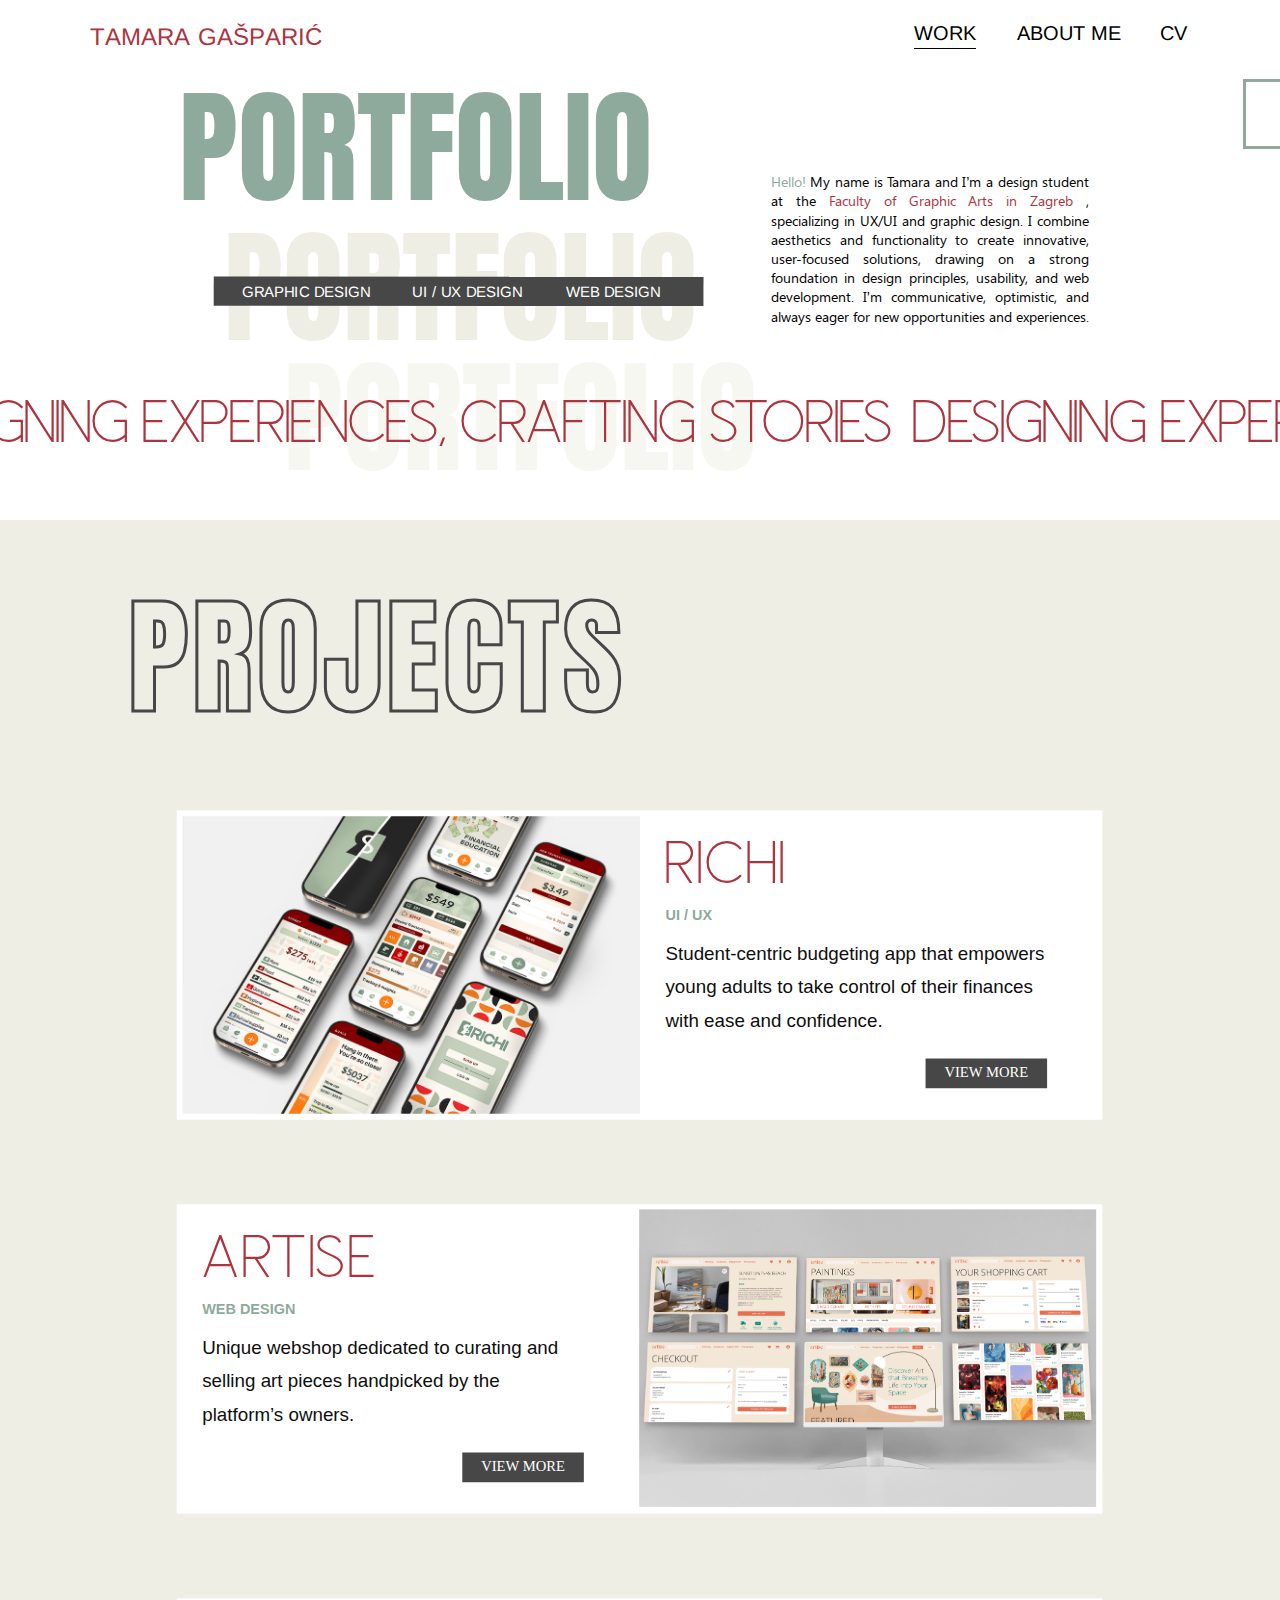
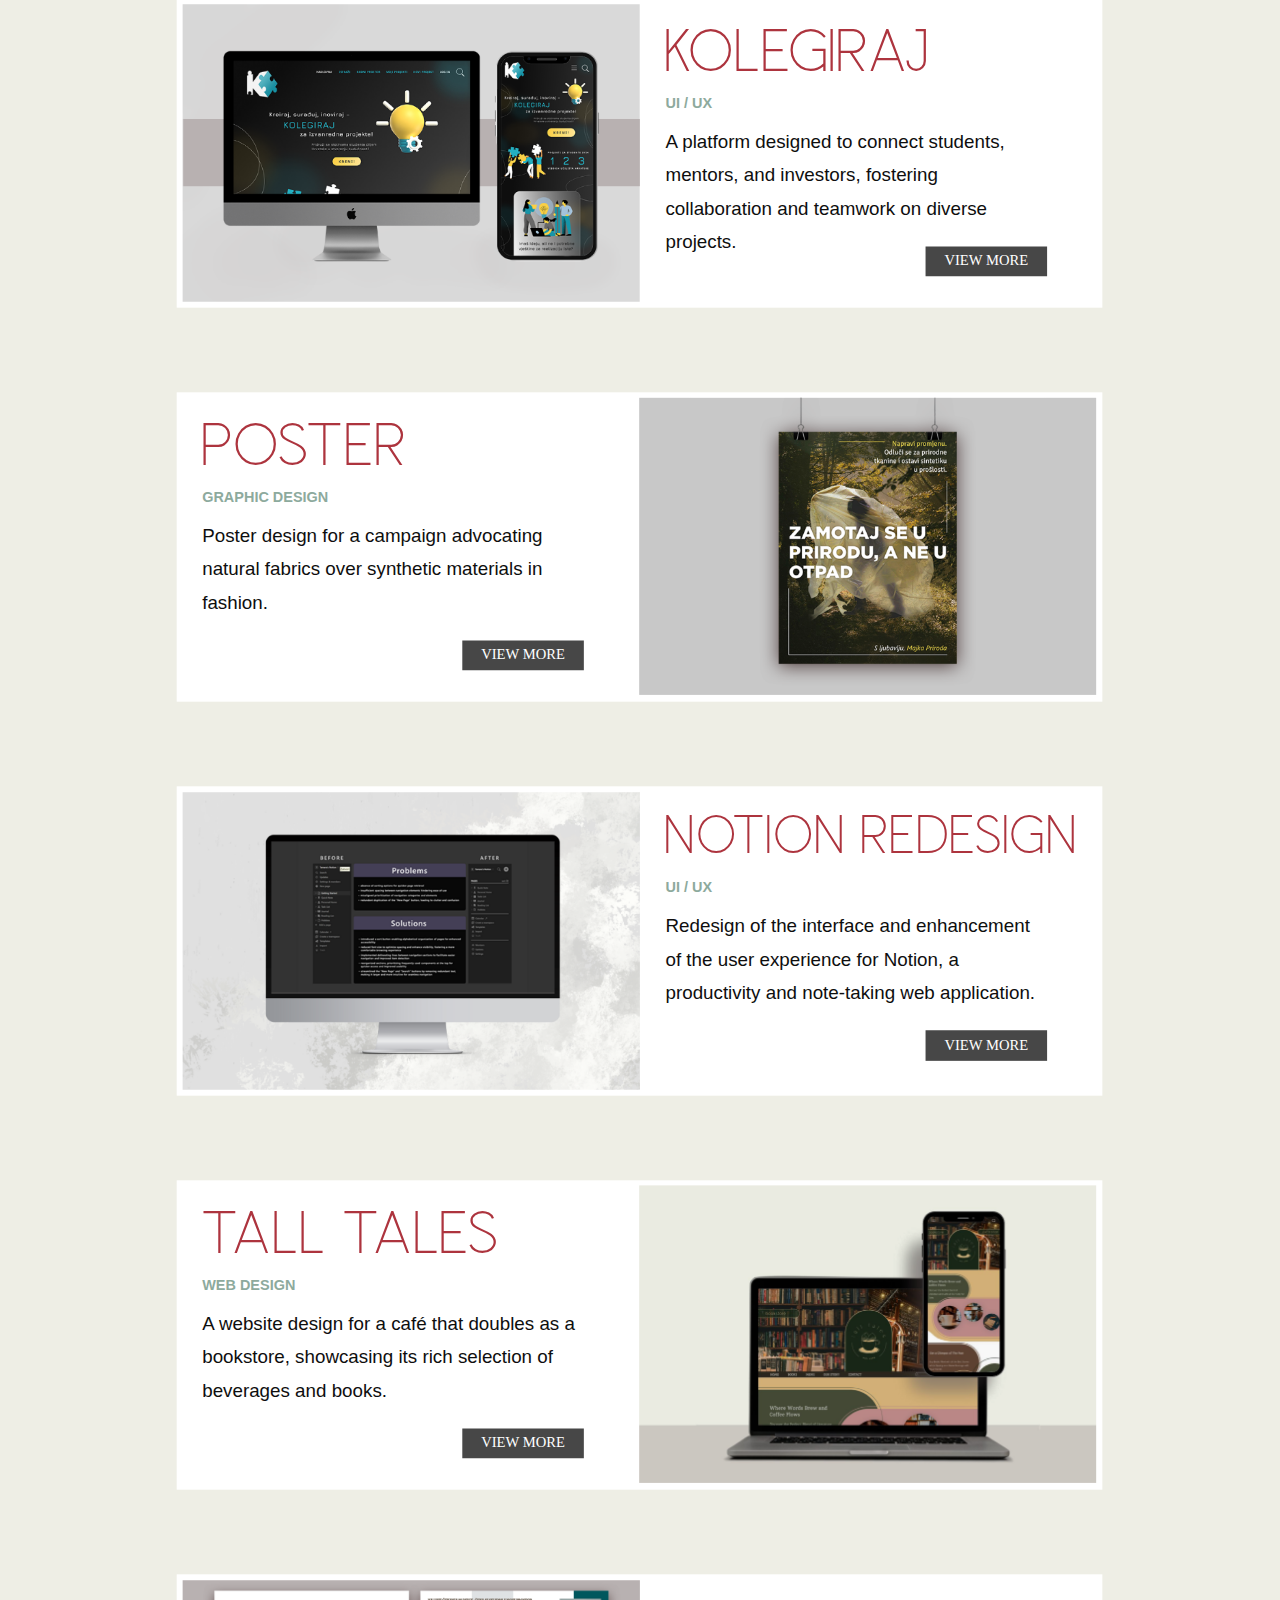
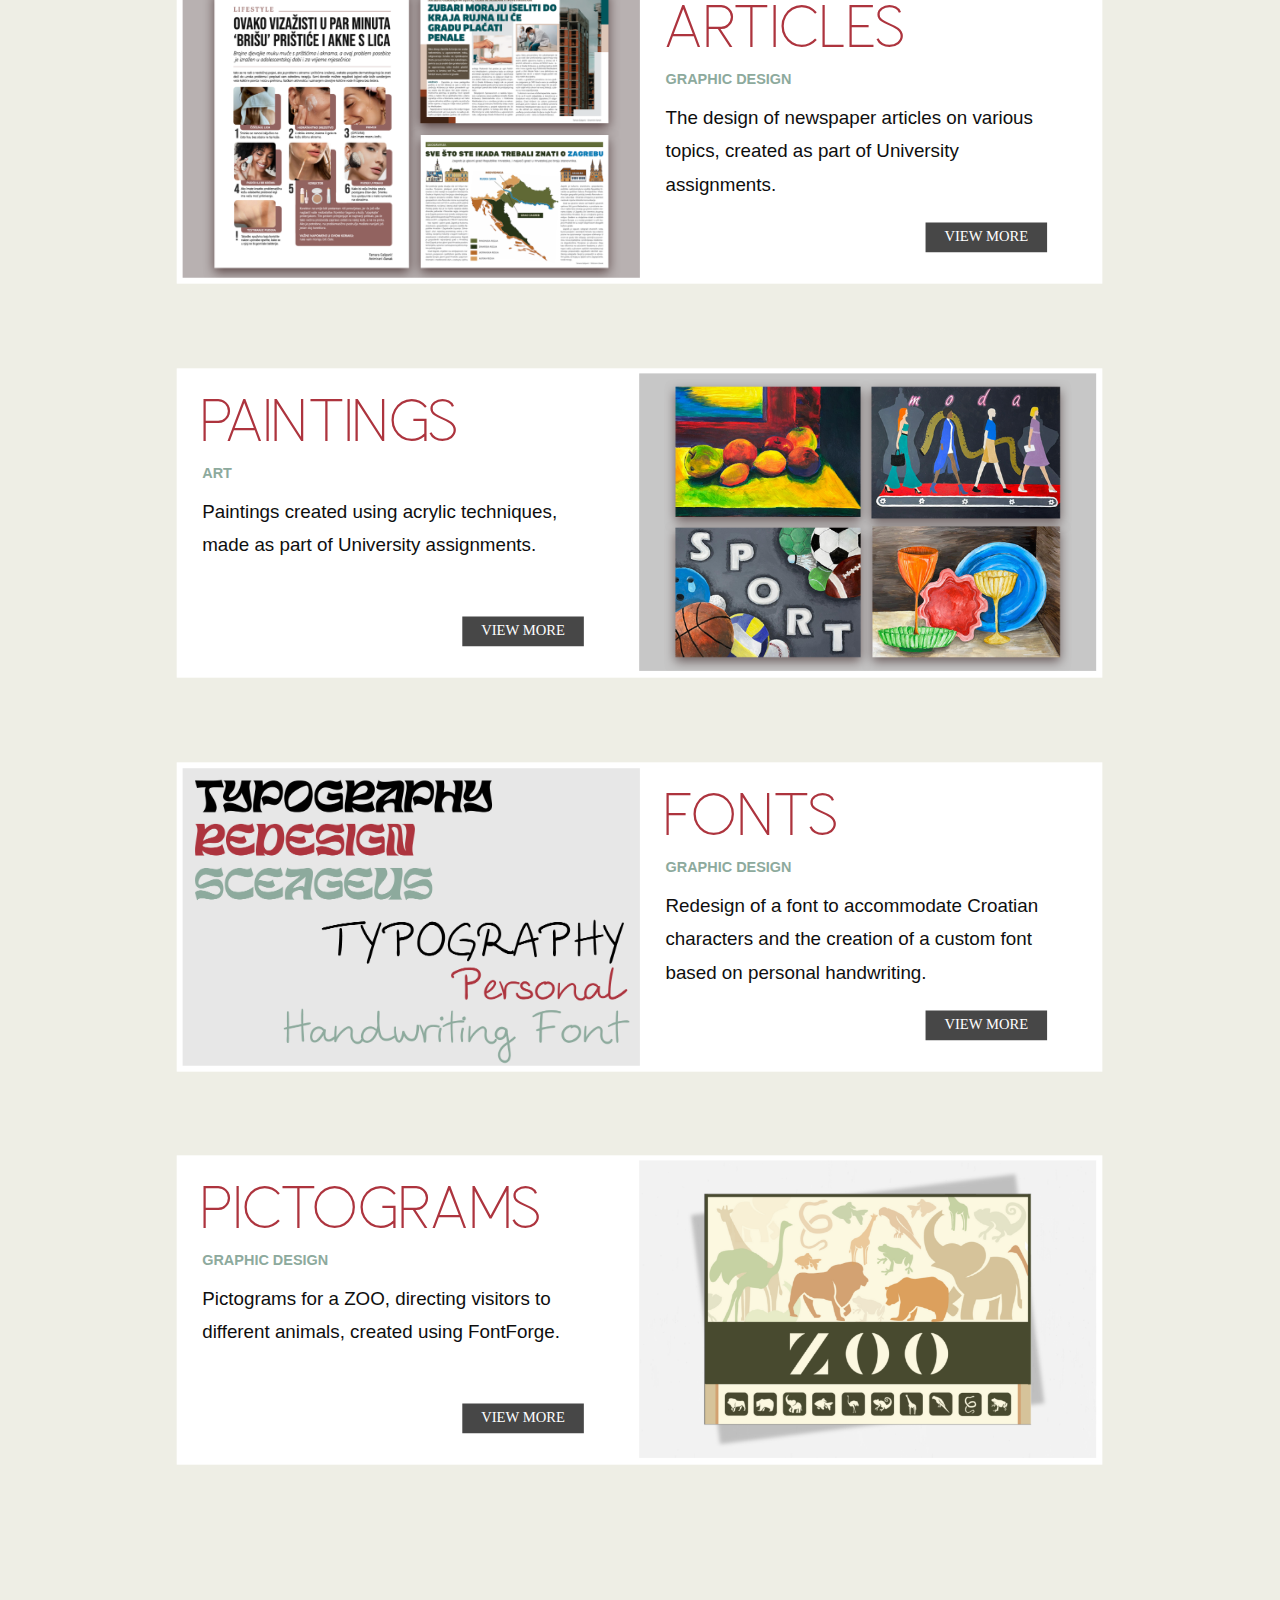
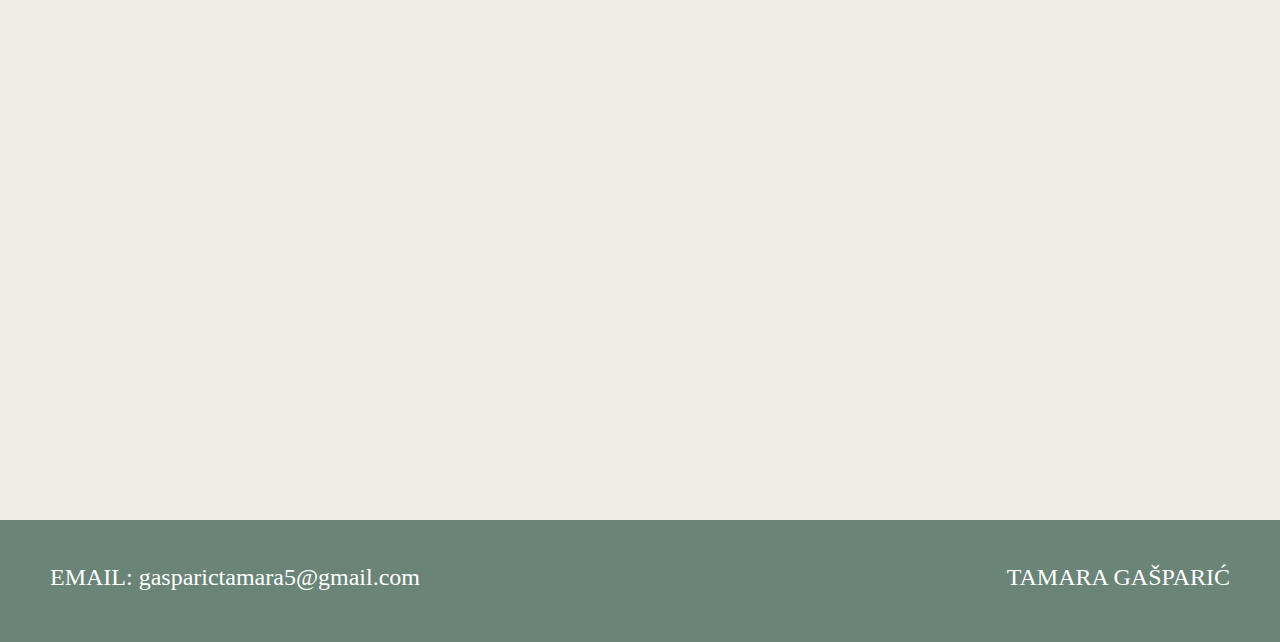
<file: index.html>
<!DOCTYPE html>
<html>
  <head>
    <meta charset="utf-8" />
    <meta name="viewport" content="width=device-width, initial-scale=1, maximum-scale=1, user-scalable=no">



    <title>Tamara Gašparić - Portfolio</title>
    <link rel="icon" type="image/x-icon" href="favicon.png" />
    <link rel="stylesheet" href="style.css" />
    <link rel="preconnect" href="https://fonts.googleapis.com" />
    <link rel="preconnect" href="https://fonts.gstatic.com" crossorigin />
    <link
      href="https://fonts.googleapis.com/css2?family=Anton&display=swap"
      rel="stylesheet"
    />
    <script src="portfolio.js"></script>
  </head>
  <body>
    <div class="nav-desno-mobile" id="nav-desno-mobile">
      <img src="icons8-menu-100.png" height="35px" />
    </div>
    <div class="nav-overlay hidden">
      <div class="nav-mob-sve">
        <div class="nav-mob nav-mob-work">
          <a href="index.html">WORK</a>
        </div>
        <div class="nav-mob nav-mob-aboutme">
          <a href="aboutme.html">ABOUT ME</a>
        </div>
        <div class="nav-mob nav-mob-cv">
          <a href="Tamara Gašparić - CV.pdf" target="_blank">CV</a>
        </div>
      </div>
    </div>
    <div class="WORK">
      <div class="div">
        <div class="nav">
          <div class="nav-lijevo">TAMARA GAŠPARIĆ</div>
          <div class="desno">
            <div class="nav-desno nav-work">WORK</div>
            <div class="nav-desno nav-aboutme">
              <a href="aboutme.html">ABOUT ME</a>
            </div>
            <div class="nav-desno nav-cv">
              <a href="Tamara Gašparić - CV.pdf" target="_blank">CV</a>
            </div>
          </div>
        </div>
        <div class="banner">
          <div class="banner-group">
            <div class="text-portfolio-1">PORTFOLIO</div>
            <div class="text-portfolio-2">PORTFOLIO</div>
            <div class="text-portfolio-3">PORTFOLIO</div>
            <div class="container1">
              <div class="scrolling-text">
                <div class="text-quote-4 text">
                  Designing Experiences, Crafting Stories
                </div>
                <div class="text-quote-4 text">
                  Designing Experiences, Crafting Stories
                </div>
                <div class="text-quote-4 text">
                  Designing Experiences, Crafting Stories
                </div>
                <div class="text-quote-4 text">
                  Designing Experiences, Crafting Stories
                </div>
                <div class="text-quote-4 text">
                  Designing Experiences, Crafting Stories
                </div>
              </div>
            </div>
            <div class="group">
              <div class="overlap-2">
                <div class="overlap-group-2">
                  <div class="rectangle"></div>
                  <div class="text-wrapper-5 text-wrapper">UI / UX DESIGN</div>
                </div>
                <div class="text-wrapper-6 text-wrapper">GRAPHIC DESIGN</div>
                <div class="text-wrapper-7 text-wrapper">WEB DESIGN</div>
              </div>
            </div>
          </div>

          <p class="opis">
            <span class="span">Hello!</span>
            <span class="text-wrapper-8">
              My name is Tamara and I’m a design student at the
            </span>
            <span class="text-wrapper-9"
              >Faculty of Graphic Arts in Zagreb</span
            >
            <span class="text-wrapper-8"
              >, specializing in UX/UI and graphic design. I combine aesthetics
              and functionality to create innovative, user-focused solutions,
              drawing on a strong foundation in design principles, usability,
              and web development. I’m communicative, optimistic, and always
              eager for new opportunities and experiences.</span
            >
          </p>

          <div class="overlap-3">
            <div class="rectangle-2"></div>
            <div class="rectangle-3"></div>
          </div>
          <div class="rectangle-4"></div>
          <div class="overlap-4">
            <div class="rectangle-5"></div>
            <div class="rectangle-6"></div>
          </div>
        </div>
      </div>
    </div>
    <div class="projects">
      <div class="flex-projects">
        <h2>PROJECTS</h2>
        <div class="project one">
          <div class="slika-projekta">
            <div class="image-container">
              <a href="Richi.html">
                <img
                  src="richi mockup.png"
                  alt="Project Richi"
                  width="538.257px"
                  height="350.335px"
                />
              </a>
            </div>
          </div>

          <div class="opis-projekta">
            <h3 class="naziv-projekta">RICHI</h3>
            <h6 class="vrsta-projekta">UI / UX</h6>
            <p class="kratak-opis">
              Student-centric budgeting app that empowers young adults to take
              control of their finances with ease and confidence.
            </p>
            <button type="button"><a href="Richi.html">VIEW MORE</a></button>
          </div>
        </div>
        <div class="project two">
          <div class="opis-projekta">
            <h3 class="naziv-projekta">ARTISE</h3>
            <h6 class="vrsta-projekta">WEB DESIGN</h6>
            <p class="kratak-opis">
              Unique webshop dedicated to curating and selling art pieces
              handpicked by the platform’s owners.
            </p>
            <button type="button"><a href="artise.html">VIEW MORE</a></button>
          </div>
          <div class="slika-projekta">
            <div class="image-container">
              <a href="artise.html">
                <img
                  src="artise mockup.png"
                  alt="Project Artise"
                  width="538.257px"
                  height="350.335px"
                />
              </a>
            </div>
          </div>
        </div>
        <div class="project one">
          <div class="slika-projekta">
            <div class="image-container">
              <a href="kolegiraj.html">
                <img
                  src="kolegiraj mockup.png"
                  alt="Project Kolegiraj"
                  width="538.257px"
                  height="350.335px"
                />
              </a>
            </div>
          </div>
          <div class="opis-projekta">
            <h3 class="naziv-projekta">KOLEGIRAJ</h3>
            <h6 class="vrsta-projekta">UI / UX</h6>
            <p class="kratak-opis">
              A platform designed to connect students, mentors, and investors,
              fostering collaboration and teamwork on diverse projects.
            </p>
            <button type="button">
              <a href="kolegiraj.html">VIEW MORE</a>
            </button>
          </div>
        </div>
        <div class="project two">
          <div class="opis-projekta">
            <h3 class="naziv-projekta">POSTER</h3>
            <h6 class="vrsta-projekta">GRAPHIC DESIGN</h6>
            <p class="kratak-opis">
              Poster design for a campaign advocating natural fabrics over
              synthetic materials in fashion.
            </p>
            <button type="button"><a href="poster.html">VIEW MORE</a></button>
          </div>
          <div class="slika-projekta">
            <div class="image-container">
              <a href="poster.html">
                <img
                  src="poster mockup.png"
                  alt="Project Poster"
                  width="538.257px"
                  height="350.335px"
                />
              </a>
            </div>
          </div>
        </div>
        <div class="project one">
          <div class="slika-projekta">
            <div class="image-container">
              <a href="Notionredesign.html">
                <img
                  src="notion mockup.png"
                  alt="Project Notion Redesign"
                  width="538.257px"
                  height="350.335px"
                />
              </a>
            </div>
          </div>
          <div class="opis-projekta">
            <h3 class="naziv-projekta smanji">NOTION REDESIGN</h3>
            <h6 class="vrsta-projekta">UI / UX</h6>
            <p class="kratak-opis">
              Redesign of the interface and enhancement of the user experience
              for Notion, a productivity and note-taking web application.
            </p>
            <button type="button">
              <a href="Notionredesign.html">VIEW MORE</a>
            </button>
          </div>
        </div>
        <div class="project two">
          <div class="opis-projekta">
            <h3 class="naziv-projekta">TALL TALES</h3>
            <h6 class="vrsta-projekta">WEB DESIGN</h6>
            <p class="kratak-opis">
              A website design for a café that doubles as a bookstore,
              showcasing its rich selection of beverages and books.
            </p>
            <button type="button">
              <a href="tall tales.html">VIEW MORE</a>
            </button>
          </div>
          <div class="slika-projekta">
            <div class="image-container">
              <a href="tall tales.html">
                <img
                  src="Tall Tales Project.png"
                  alt="Project Tall Tales"
                  width="538.257px"
                  height="350.335px"
                />
              </a>
            </div>
          </div>
        </div>
        <div class="project one">
          <div class="slika-projekta">
            <div class="image-container">
              <a href="articles.html">
                <img
                  src="clanci mockup.png"
                  alt="Project Articles"
                  width="538.257px"
                  height="350.335px"
                />
              </a>
            </div>
          </div>
          <div class="opis-projekta">
            <h3 class="naziv-projekta">ARTICLES</h3>
            <h6 class="vrsta-projekta">GRAPHIC DESIGN</h6>
            <p class="kratak-opis">
              The design of newspaper articles on various topics, created as
              part of University assignments.
            </p>
            <button type="button"><a href="articles.html">VIEW MORE</a></button>
          </div>
        </div>
        <div class="project two">
          <div class="opis-projekta">
            <h3 class="naziv-projekta">PAINTINGS</h3>
            <h6 class="vrsta-projekta">ART</h6>
            <p class="kratak-opis">
              Paintings created using acrylic techniques, made as part of
              University assignments.
            </p>
            <button type="button">
              <a href="paintings.html">VIEW MORE</a>
            </button>
          </div>
          <div class="slika-projekta">
            <div class="image-container">
              <a href="paintings.html">
                <img
                  src="paintings mockup.png"
                  alt="Project Paintings"
                  width="538.257px"
                  height="350.335px"
                />
              </a>
            </div>
          </div>
        </div>
        <div class="project one">
          <div class="slika-projekta">
            <div class="image-container">
              <a href="fonts.html">
                <img
                  src="font mockup.png"
                  alt="Project Fonts"
                  width="538.257px"
                  height="350.335px"
                />
              </a>
            </div>
          </div>
          <div class="opis-projekta">
            <h3 class="naziv-projekta">FONTS</h3>
            <h6 class="vrsta-projekta">GRAPHIC DESIGN</h6>
            <p class="kratak-opis">
              Redesign of a font to accommodate Croatian characters and the
              creation of a custom font based on personal handwriting.
            </p>
            <button type="button"><a href="fonts.html">VIEW MORE</a></button>
          </div>
        </div>
        <div class="project two">
          <div class="opis-projekta">
            <h3 class="naziv-projekta">PICTOGRAMS</h3>
            <h6 class="vrsta-projekta">GRAPHIC DESIGN</h6>
            <p class="kratak-opis">
              Pictograms for a ZOO, directing visitors to different animals,
              created using FontForge.
            </p>
            <button type="button">
              <a href="pictograms.html">VIEW MORE</a>
            </button>
          </div>
          <div class="slika-projekta">
            <div class="image-container">
              <a href="pictograms.html">
                <img
                  src="piktogrami mockup.png"
                  alt="Project Pictograms"
                  width="538.257px"
                  height="350.335px"
                />
              </a>
            </div>
          </div>
        </div>
      </div>
    </div>
    <footer>
      <p>
        <span class="email-podebljaj">EMAIL:</span> gasparictamara5@gmail.com
      </p>
      <p>TAMARA GAŠPARIĆ</p>
    </footer>
  </body>
</html>
</file>
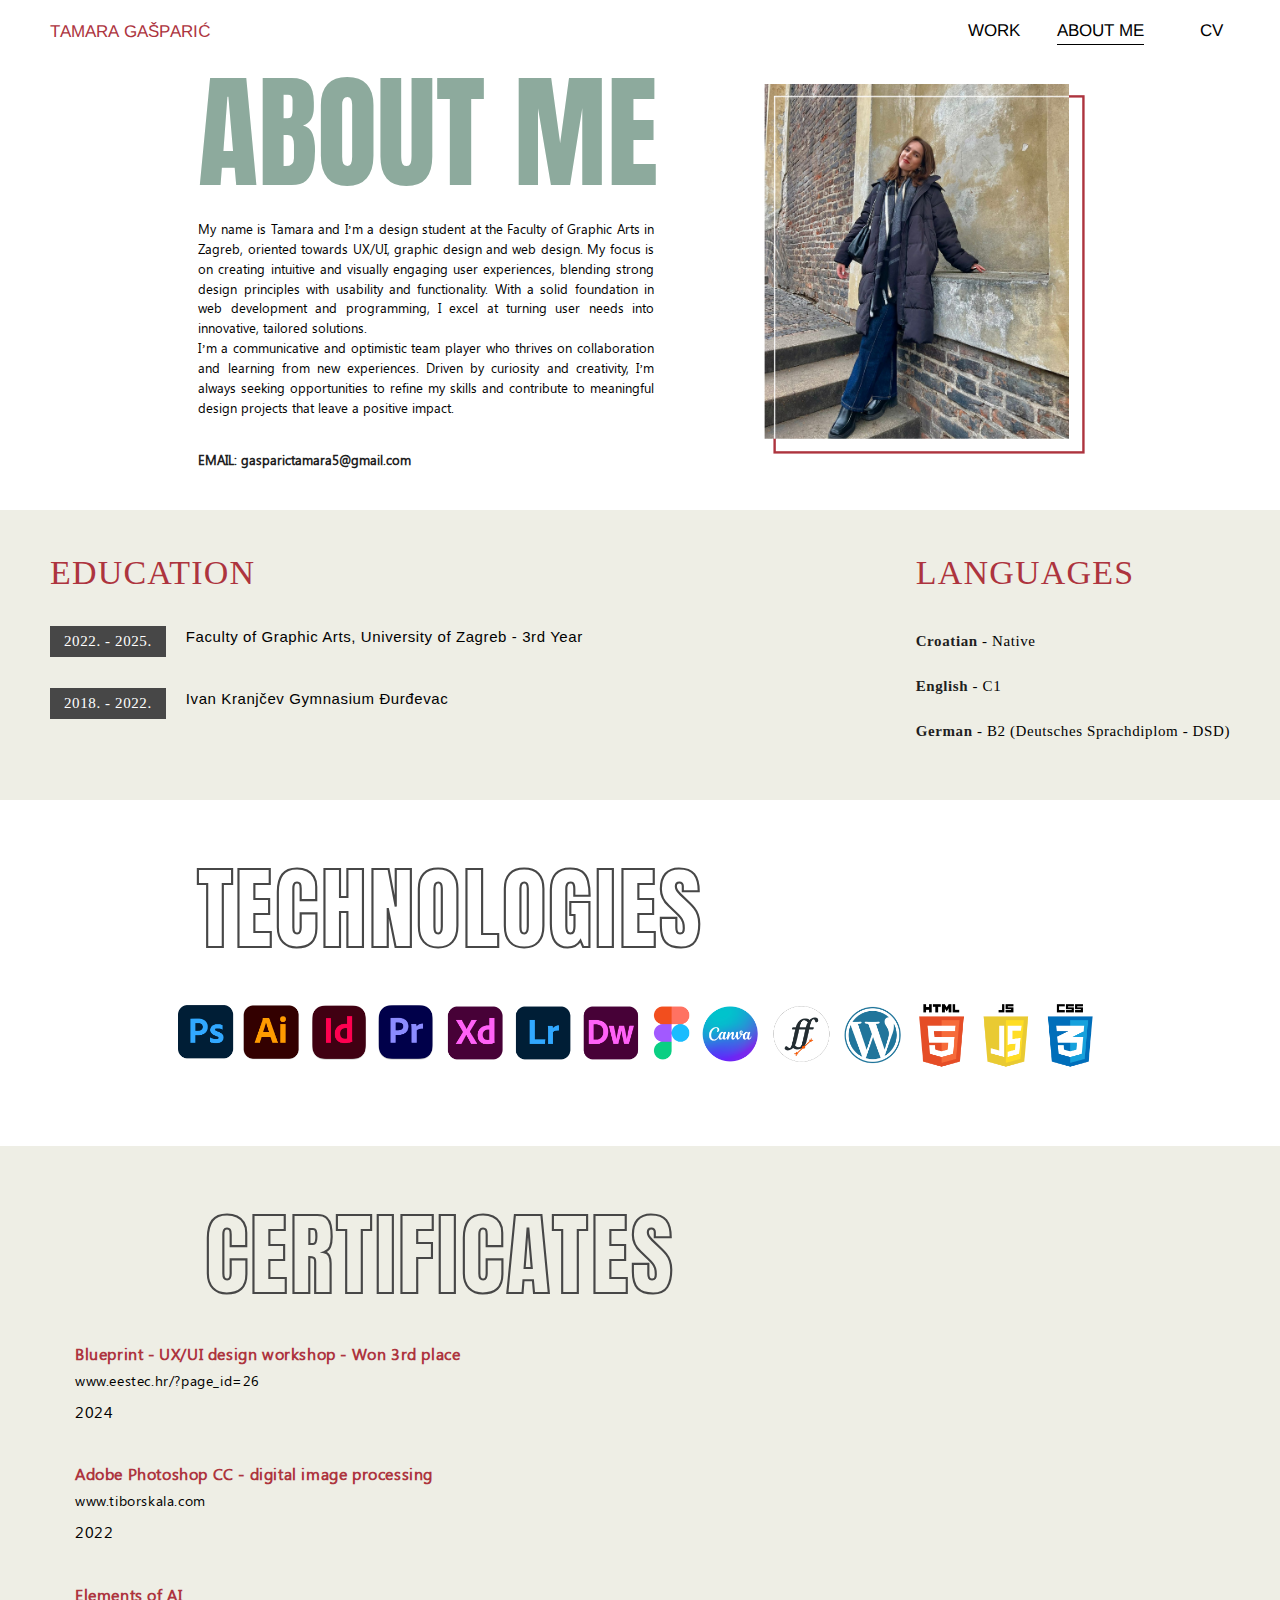
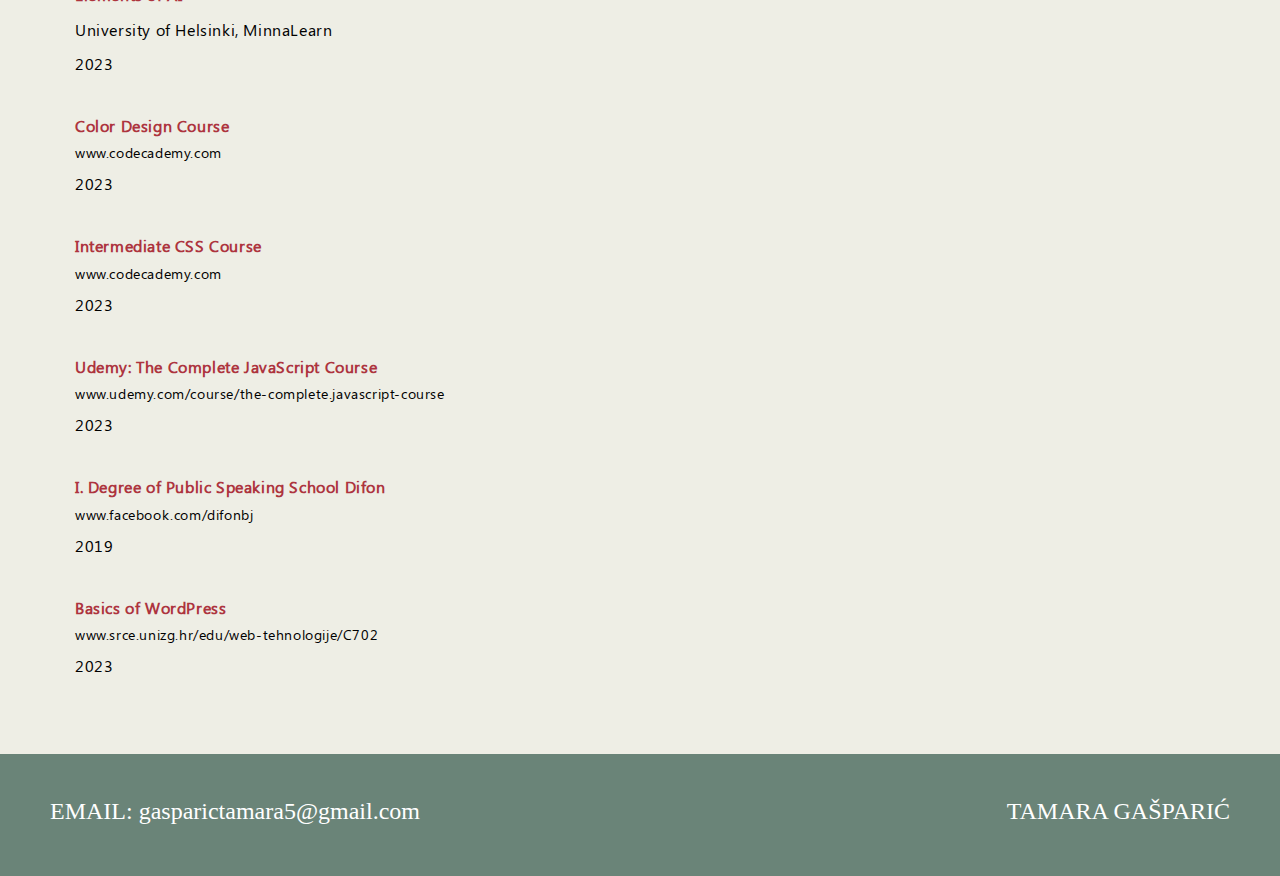
<file: aboutme.html>
<!DOCTYPE html>
<html>
  <head>
    <meta charset="utf-8" />
    <meta name="viewport" content="width=device-width, initial-scale=1.0">
    <title>Tamara Gašparić - About Me</title>
    <link rel="icon" type="image/x-icon" href="favicon.png" />
    <link rel="stylesheet" href="aboutme.css" />
    <link rel="preconnect" href="https://fonts.googleapis.com" />
    <link rel="preconnect" href="https://fonts.gstatic.com" crossorigin />
    <link
      href="https://fonts.googleapis.com/css2?family=Anton&display=swap"
      rel="stylesheet"
    />
    <script src="portfolio.js"></script>
  </head>
  <body>
    <div class="nav-desno-mobile" id="nav-desno-mobile">
      <img src="icons8-menu-100.png" height="35px" />
    </div>
    <div class="nav-overlay hidden">
      <div class="nav-mob-sve">
        <div class="nav-mob nav-mob-work">
          <a href="index.html">WORK</a>
        </div>
        <div class="nav-mob nav-mob-aboutme">
          <a href="aboutme.html">ABOUT ME</a>
        </div>
        <div class="nav-mob nav-mob-cv">
          <a href="Tamara Gašparić - CV.pdf" target="_blank">CV</a>
        </div>
      </div>
    </div>
    <div class="ABOUTME">
      <div class="navv">
        <div class="nav">
          <div class="nav-lijevo">TAMARA GAŠPARIĆ</div>
          <div class="desno">
            <div class="nav-desno nav-work">
              <a
                href="https://tamaragasparic.github.io/Portfolio-TamaraGasparic/index.html"
                >WORK</a
              >
            </div>
            <div class="nav-desno nav-aboutme">ABOUT ME</div>
            <div class="nav-desno nav-cv">
              <a href="Tamara Gašparić - CV.pdf" target="_blank">CV</a>
            </div>
          </div>
        </div>
      </div>
    </div>
    <div class="banner-two">
      <div class="banner-about">
        <div class="text-portfolio-3">ABOUT ME</div>
        <p class="moj-opis">
          My name is Tamara and I’m a design student at the Faculty of Graphic
          Arts in Zagreb, oriented towards UX/UI, graphic design and web design.
          My focus is on creating intuitive and visually engaging user
          experiences, blending strong design principles with usability and
          functionality. With a solid foundation in web development and
          programming, I excel at turning user needs into innovative, tailored
          solutions.<br />
          I’m a communicative and optimistic team player who thrives on
          collaboration and learning from new experiences. Driven by curiosity
          and creativity, I’m always seeking opportunities to refine my skills
          and contribute to meaningful design projects that leave a positive
          impact.
        </p>
        <p class="email">EMAIL: gasparictamara5@gmail.com</p>
      </div>
      <div class="moja-slika">
        <img
          class="slikica"
          src="moja slika.png"
          alt="Photo of me"
          height="458px"
        />
        <div class="kvadrat"></div>
      </div>
      <div class="kvadrat9 kvadrat2"></div>
      <div class="kvadrat9 kvadrat3"></div>
      <div class="kvadrat9 kvadrat4"></div>
      <div class="kvadrat9 kvadrat5"></div>
    </div>
    <div class="education-languages">
      <div class="education">
        <h3>EDUCATION</h3>
        <div class="faks godine">
          <button>2022. - 2025.</button>
          <p>Faculty of Graphic Arts, University of Zagreb - 3rd Year</p>
        </div>
        <div class="srednja godine">
          <button>2018. - 2022.</button>
          <p>Ivan Kranjčev Gymnasium Đurđevac</p>
        </div>
      </div>
      <div class="languages">
        <h3>LANGUAGES</h3>
        <p><span class="boldaj">Croatian</span> - Native</p>
        <p><span class="boldaj">English</span> - C1</p>
        <p>
          <span class="boldaj">German</span> - B2 (Deutsches Sprachdiplom - DSD)
        </p>
      </div>
    </div>
    <div class="technologies">
      <h2>TECHNOLOGIES</h2>
      <img
        class="img-desktop"
        src="technologies.png"
        alt="technologies"
        width="1320px"
      />
      <img
        class="img-mobile"
        src="Frame 427318931.png"
        alt="technologies"
        width="288px"
      />
    </div>
    <div class="certificates">
      <h2>CERTIFICATES</h2>
      <div class="all-certificates">
        <div class="jedan-certifikat">
          <h6>Blueprint - UX/UI design workshop - Won 3rd place</h6>
          <a href="www.eestec.hr/?page_id=26" target="_blank"
            >www.eestec.hr/?page_id=26</a
          >
          <p>2024</p>
        </div>
        <div class="jedan-certifikat">
          <h6>Adobe Photoshop CC - digital image processing</h6>
          <a href="www.tiborskala.com" target="_blank">www.tiborskala.com</a>
          <p>2022</p>
        </div>
        <div class="jedan-certifikat">
          <h6>Elements of AI</h6>
          <h5>University of Helsinki, MinnaLearn</h5>
          <p>2023</p>
        </div>
        <div class="jedan-certifikat">
          <h6>Color Design Course</h6>
          <a href="www.codecademy.com" target="_blank">www.codecademy.com</a>
          <p>2023</p>
        </div>
        <div class="jedan-certifikat">
          <h6>Intermediate CSS Course</h6>
          <a href="www.codecademy.com" target="_blank">www.codecademy.com</a>
          <p>2023</p>
        </div>
        <div class="jedan-certifikat">
          <h6>Udemy: The Complete JavaScript Course</h6>
          <a
            href="www.udemy.com/course/the-complete.javascript-course"
            target="_blank"
            >www.udemy.com/course/the-complete.javascript-course</a
          >
          <p>2023</p>
        </div>
        <div class="jedan-certifikat">
          <h6>I. Degree of Public Speaking School Difon</h6>
          <a href="www.facebook.com/difonbj" target="_blank"
            >www.facebook.com/difonbj</a
          >
          <p>2019</p>
        </div>
        <div class="jedan-certifikat">
          <h6>Basics of WordPress</h6>
          <a href="www.srce.unizg.hr/edu/web-tehnologije/C702" target="_blank"
            >www.srce.unizg.hr/edu/web-tehnologije/C702</a
          >
          <p>2023</p>
        </div>
      </div>
    </div>
    <footer>
      <p>
        <span class="email-podebljaj">EMAIL:</span> gasparictamara5@gmail.com
      </p>
      <p>TAMARA GAŠPARIĆ</p>
    </footer>
  </body>
</html>
</file>
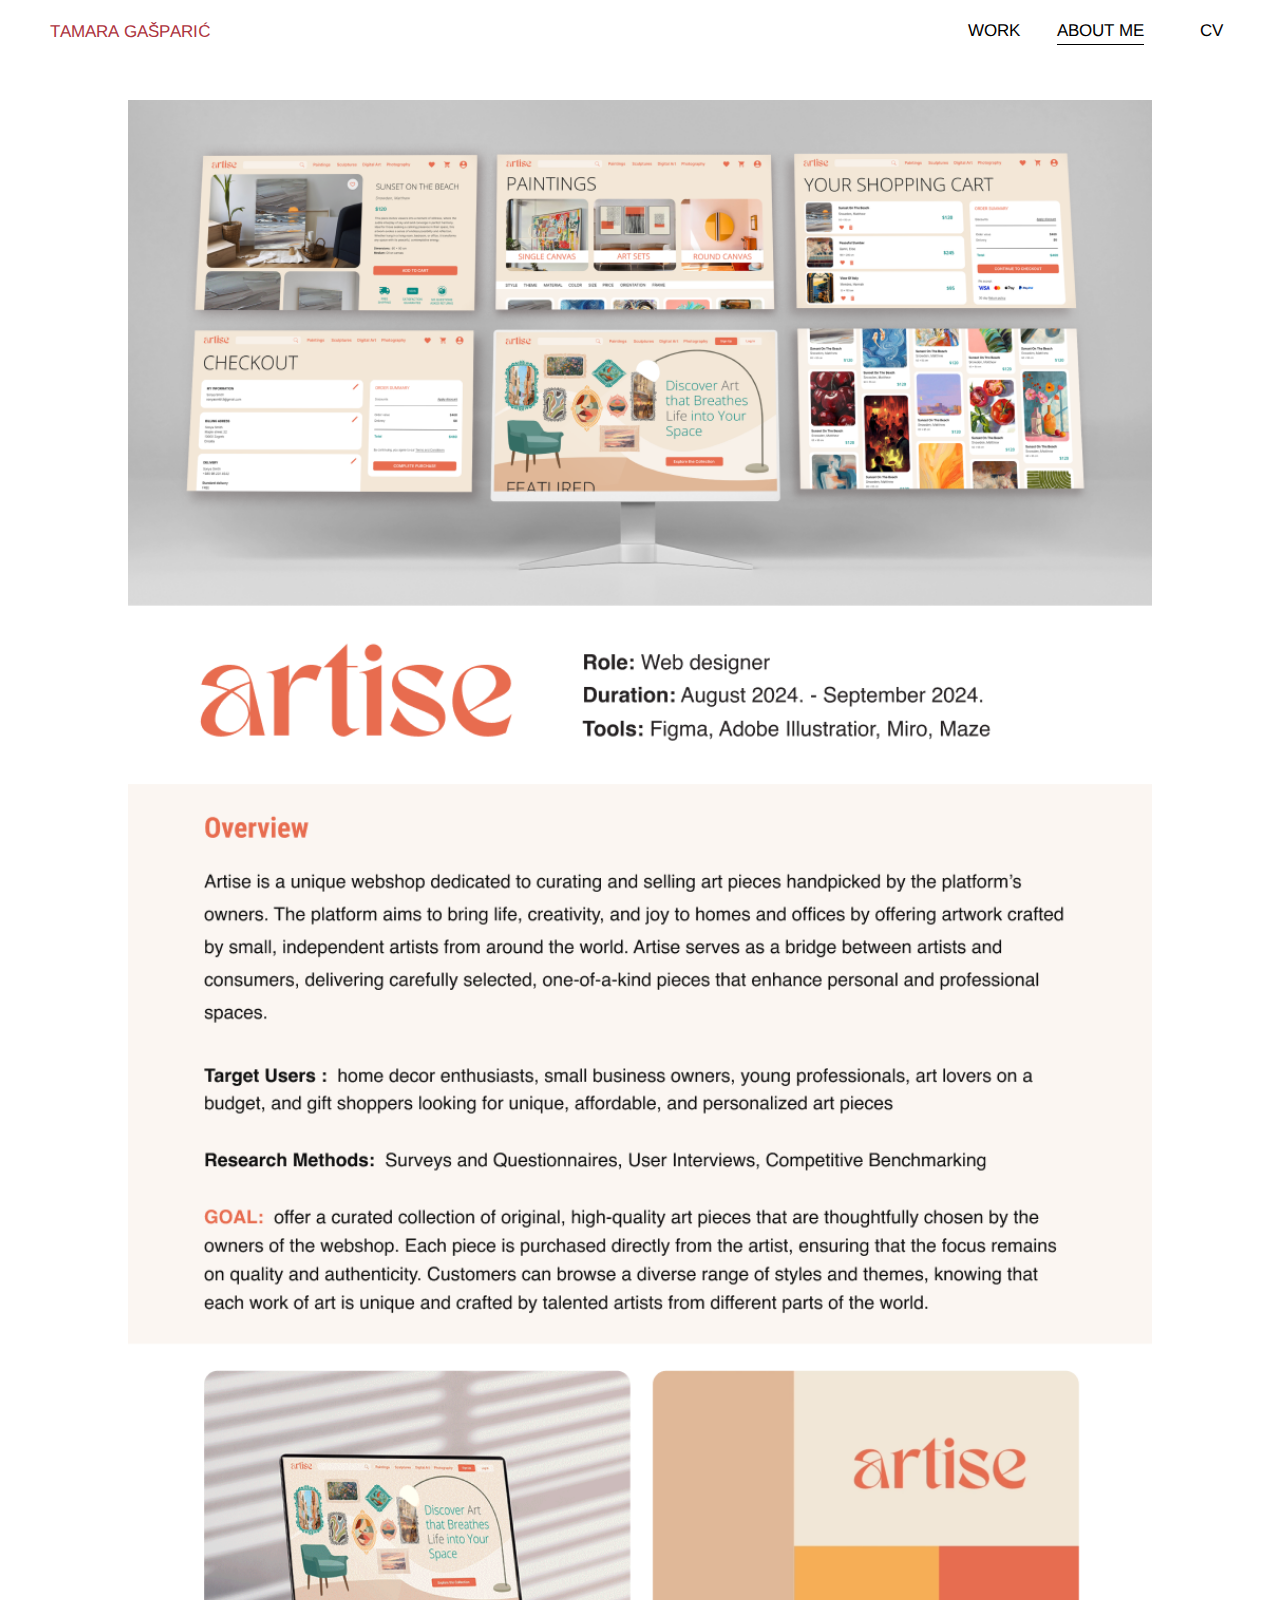
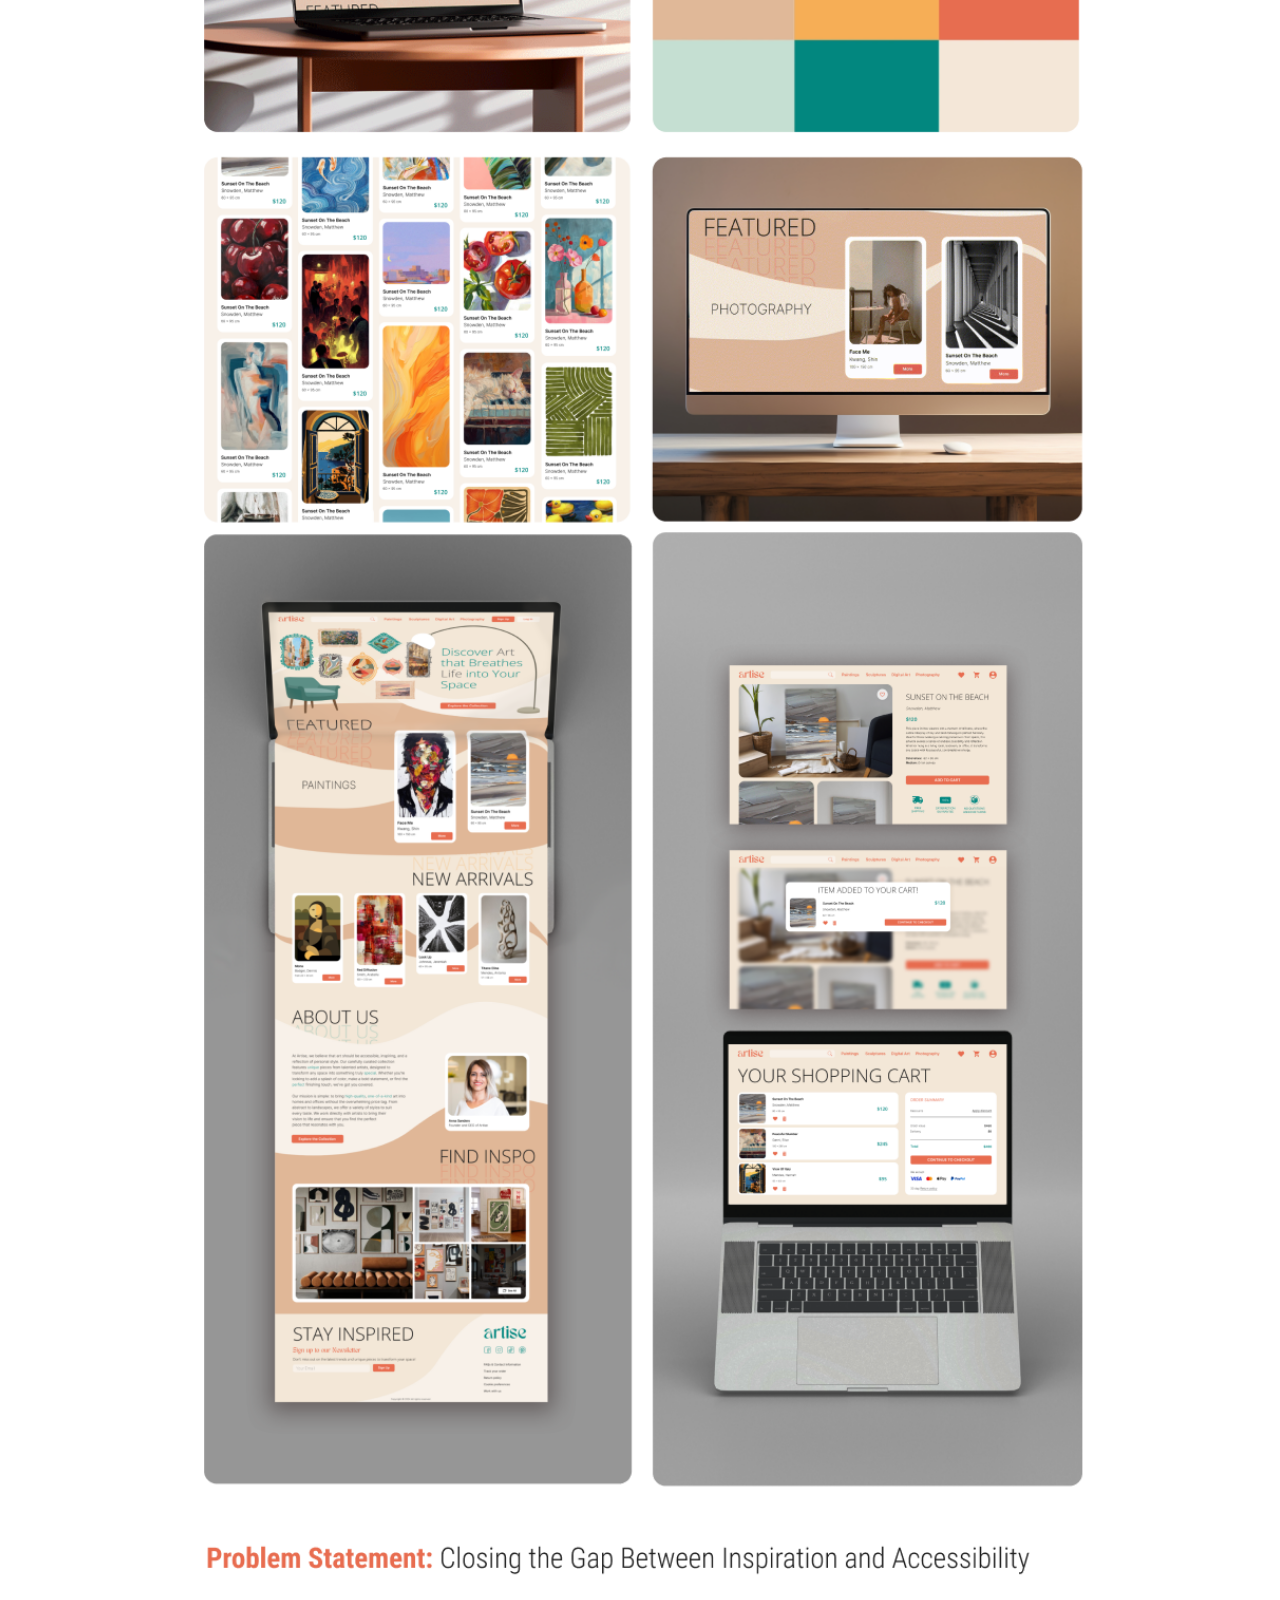
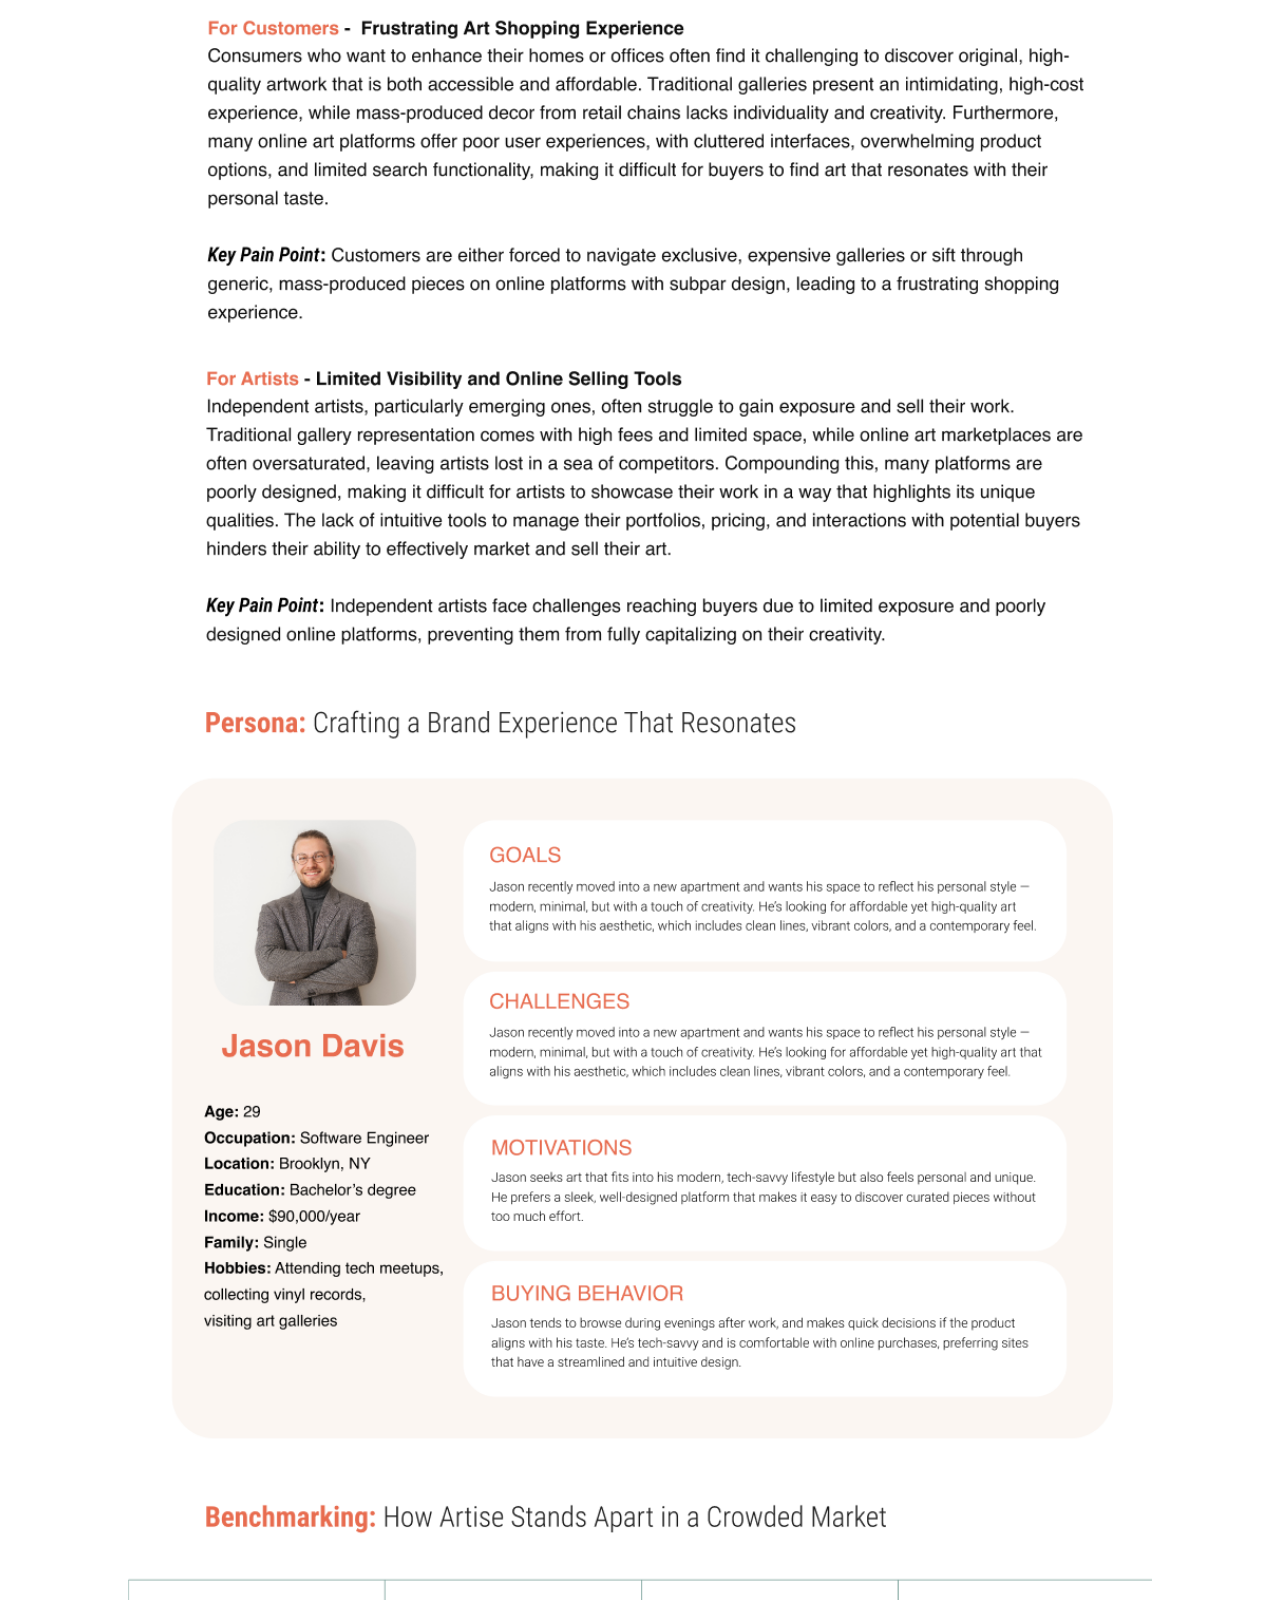
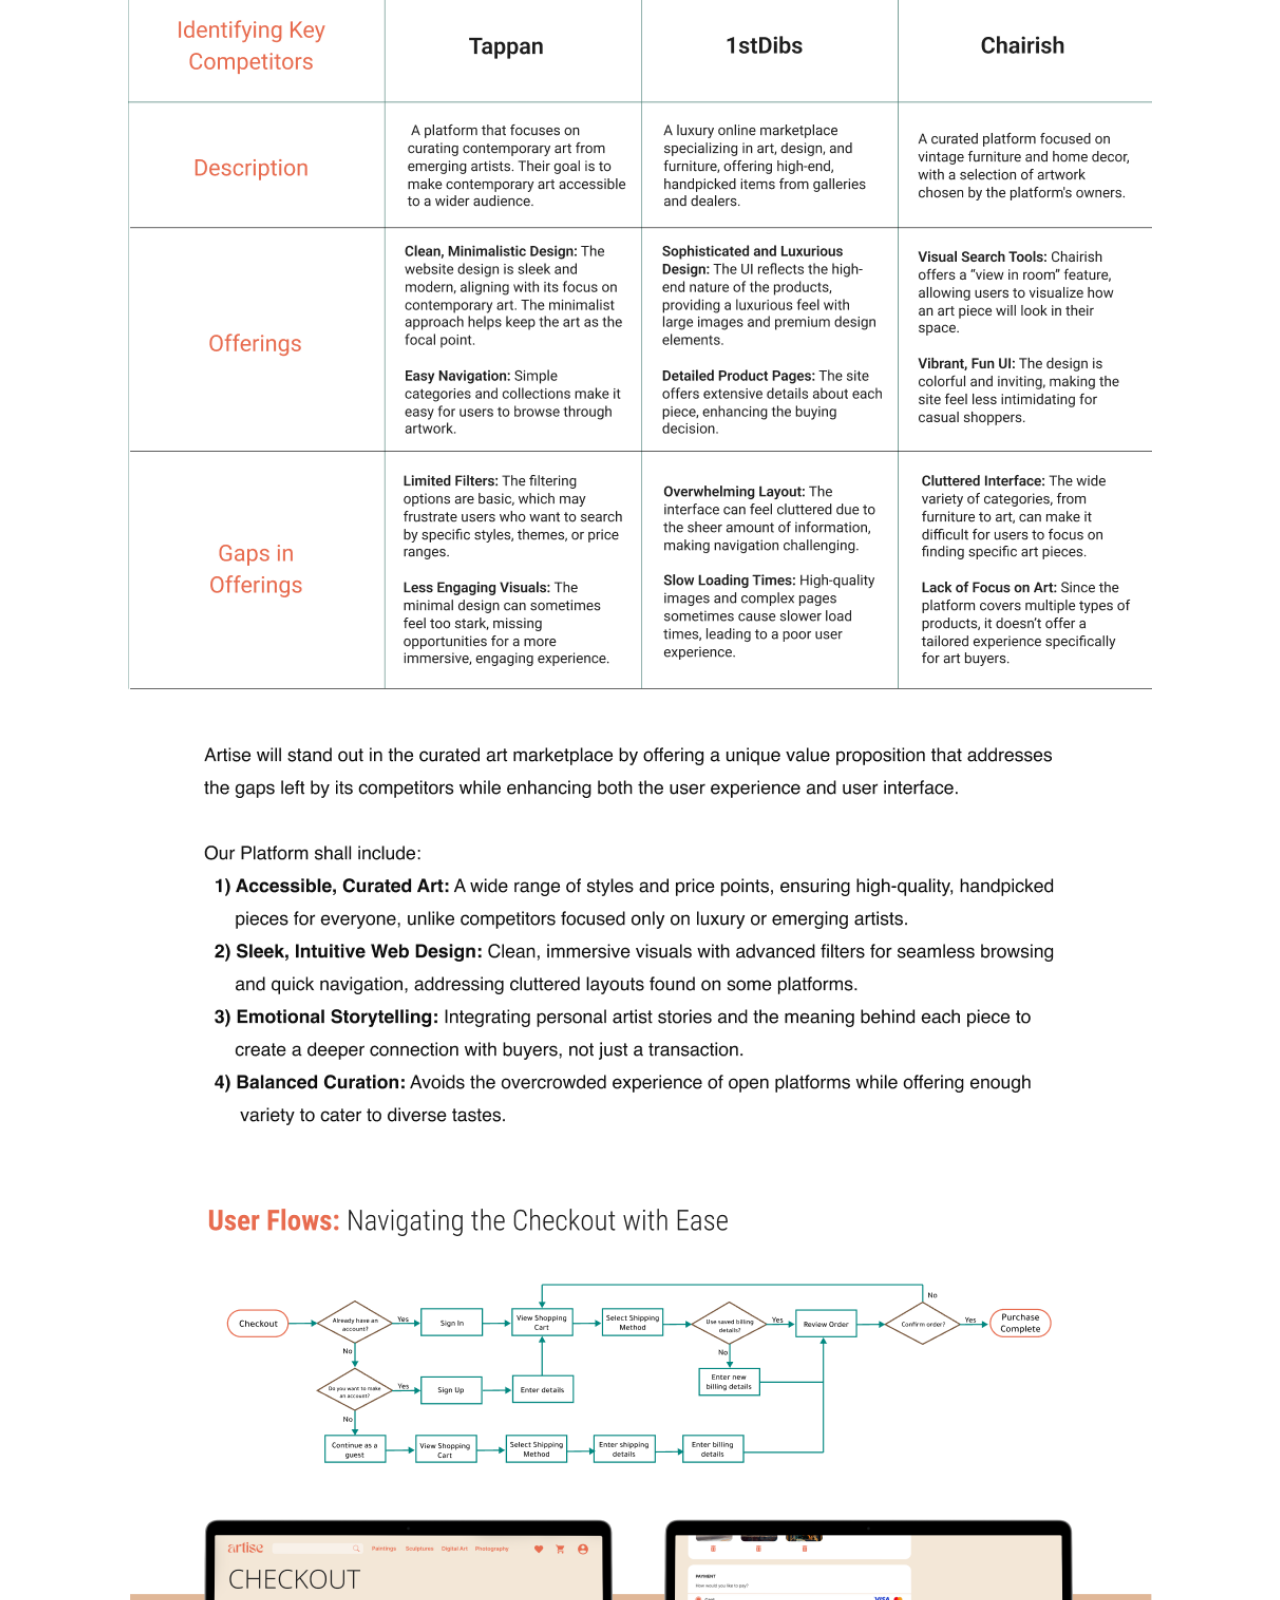
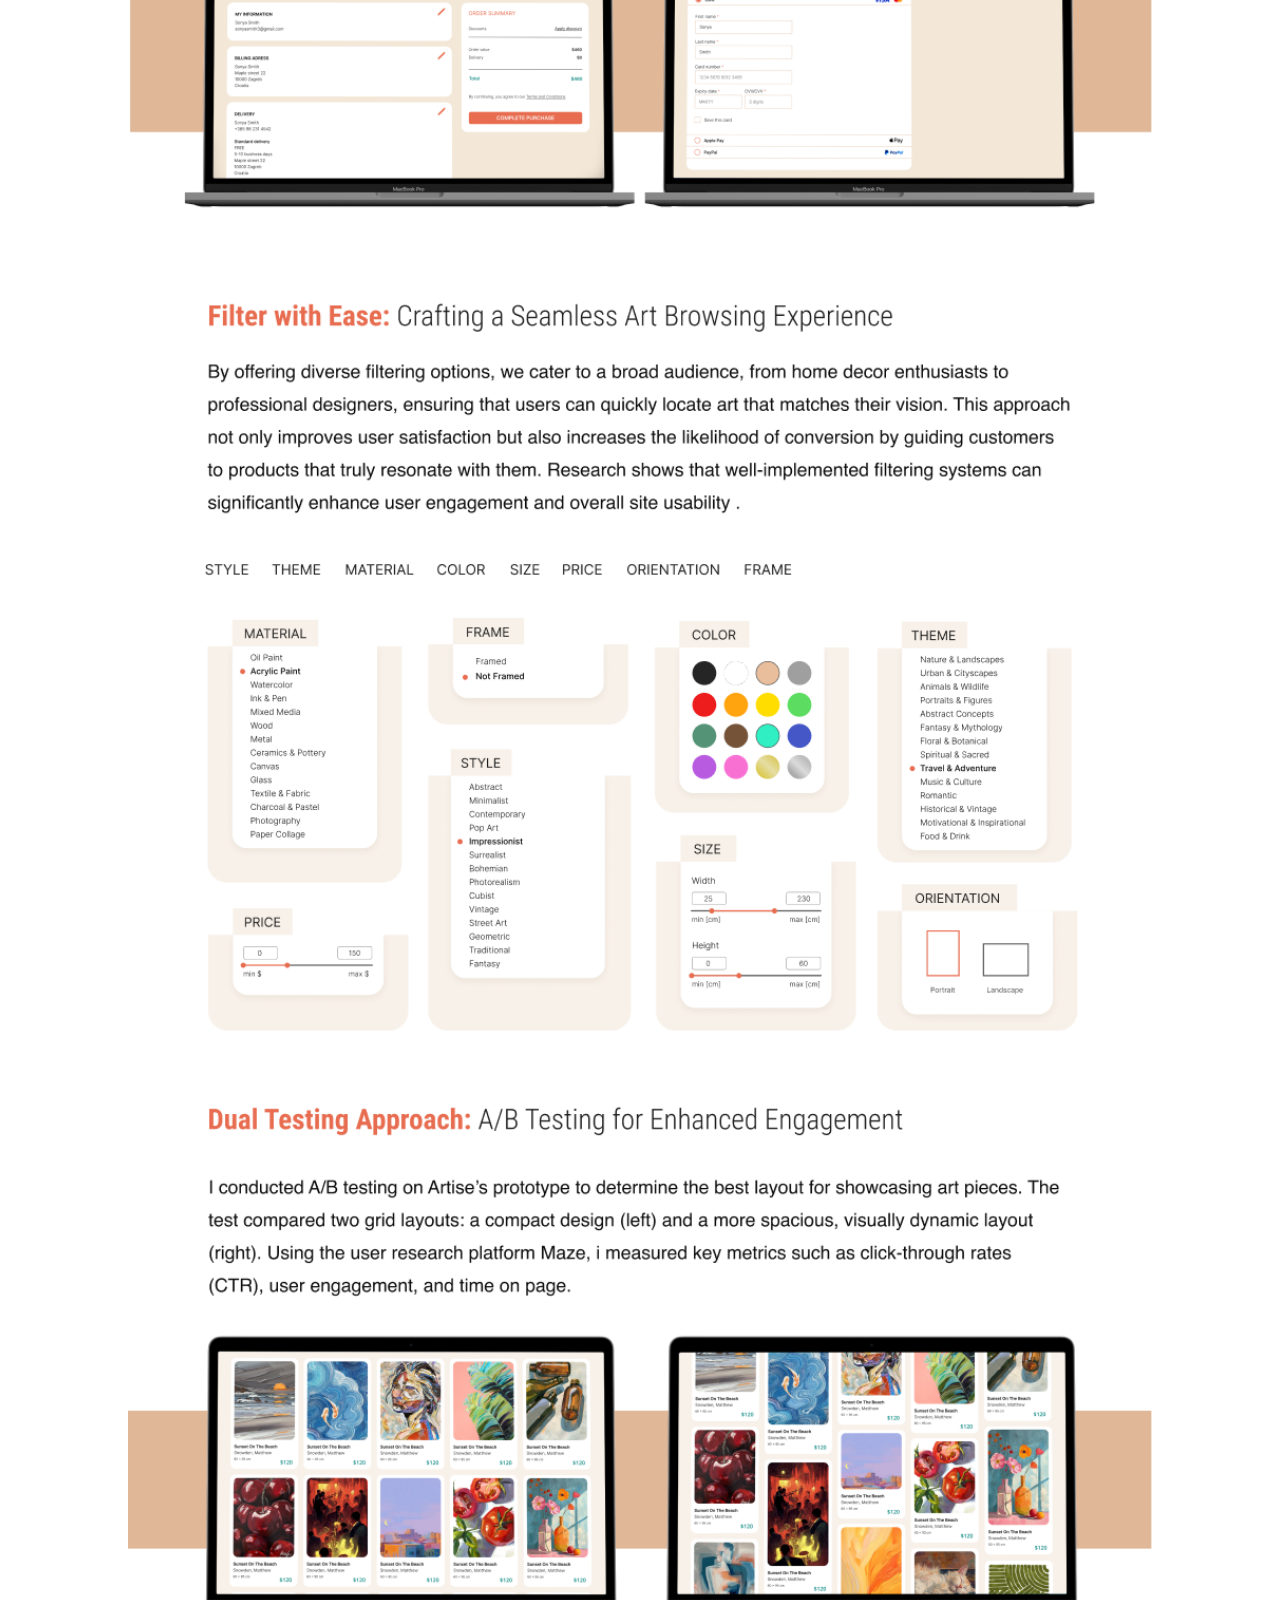
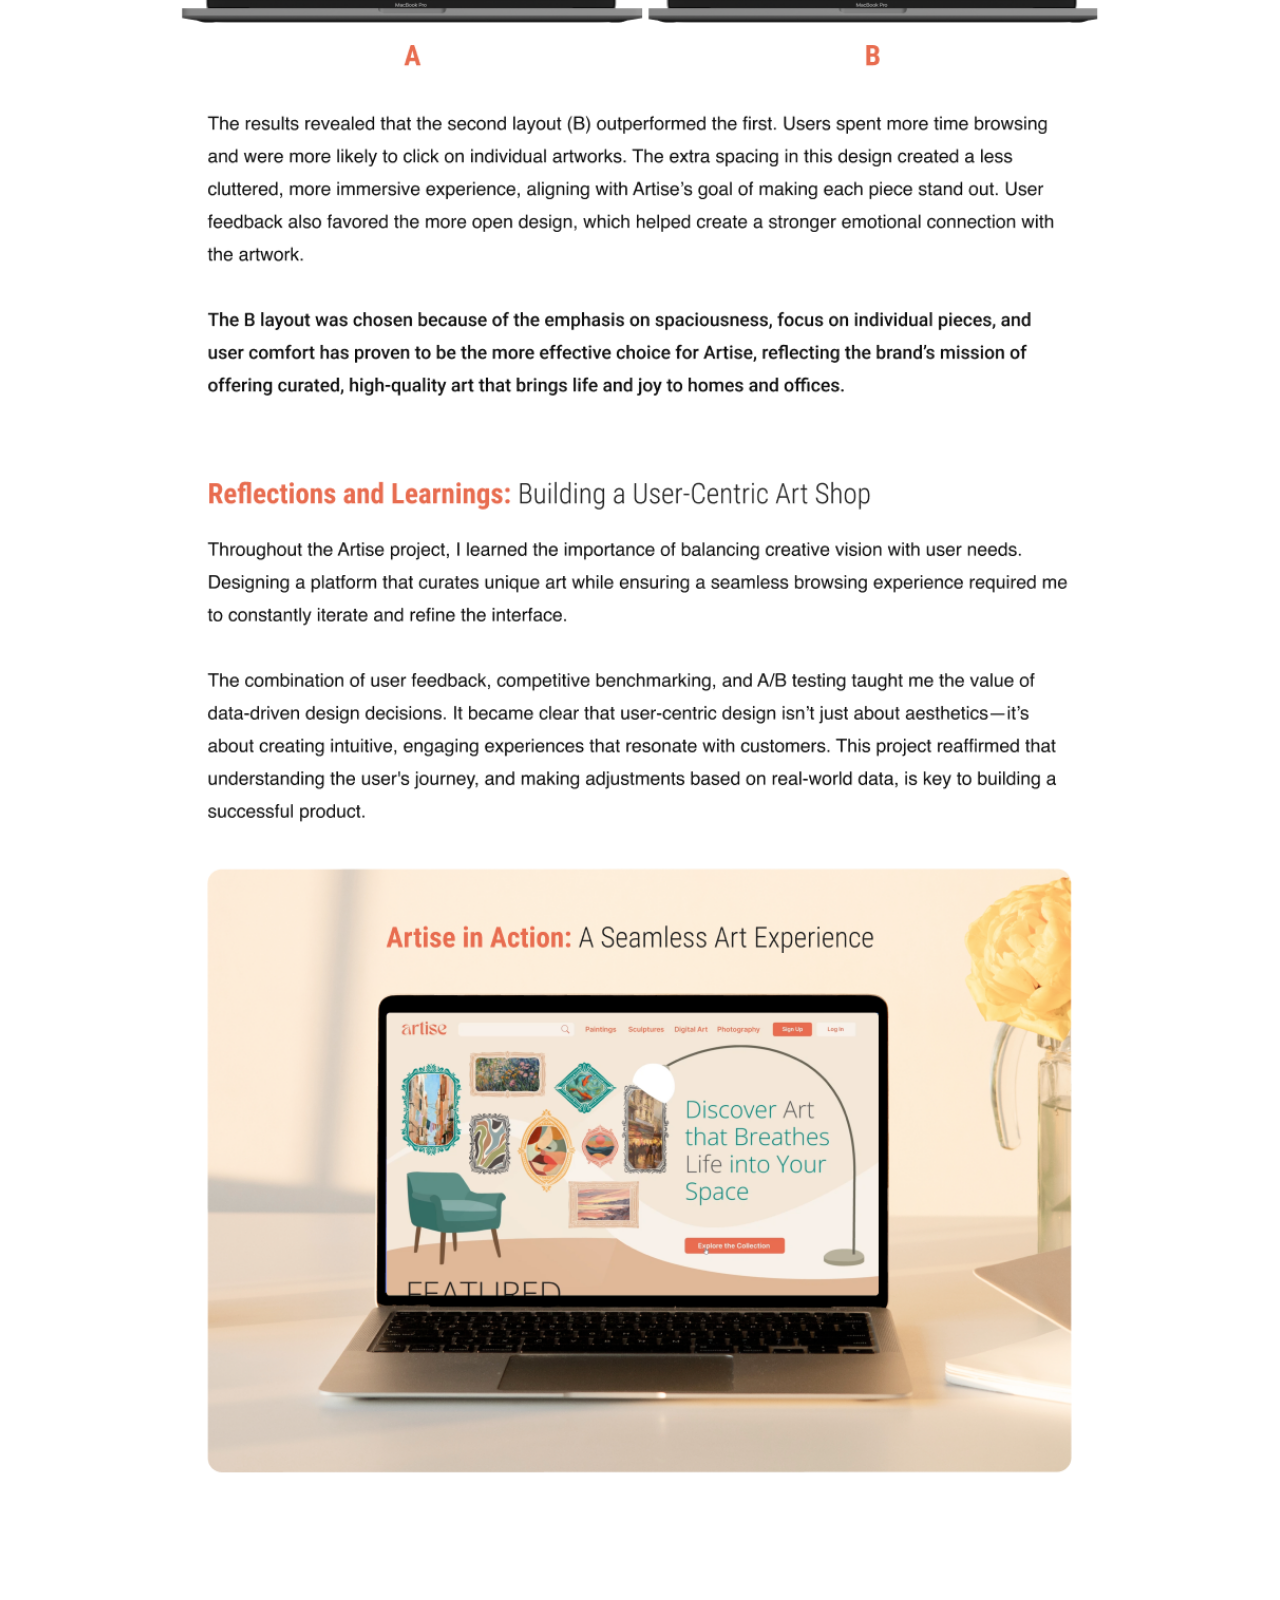
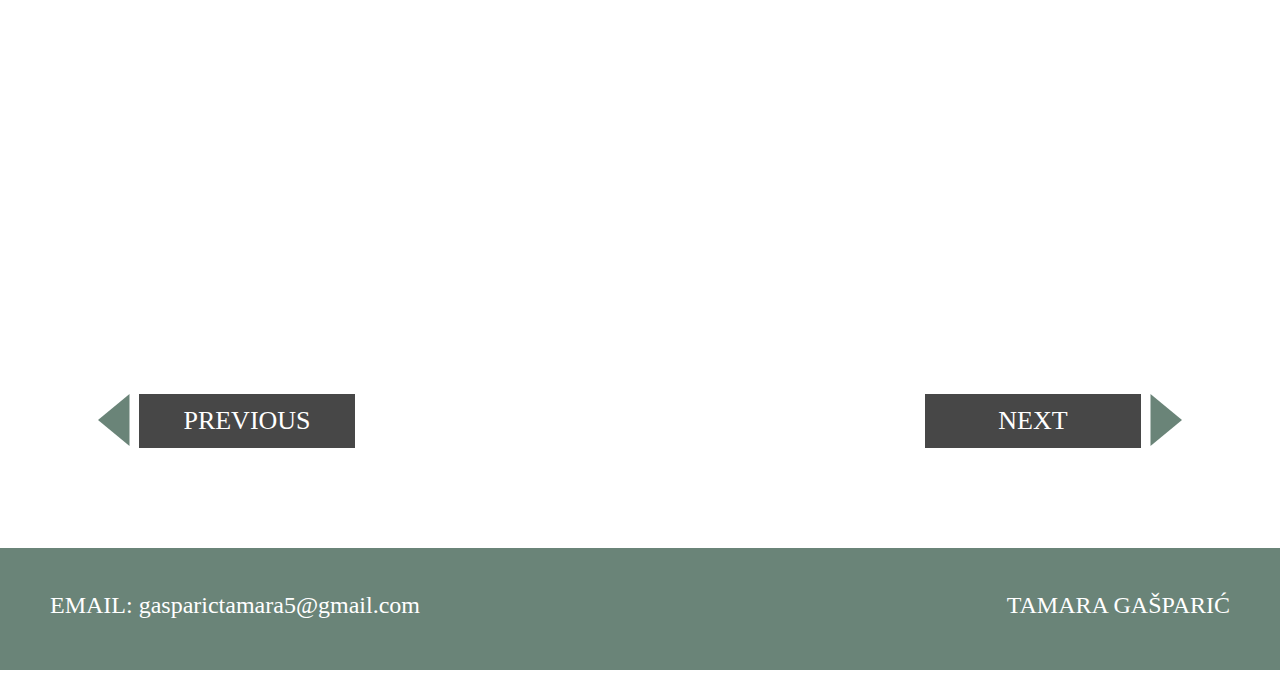
<file: artise.html>
<!DOCTYPE html>
<html>
  <head>
    <meta charset="utf-8" />
    <meta name="viewport" content="width=device-width, initial-scale=1">
    <title>Artise - Portfolio</title>
    <link rel="icon" type="image/x-icon" href="favicon.png" />
    <link rel="stylesheet" href="aboutme.css" />
    <link rel="preconnect" href="https://fonts.googleapis.com" />
    <link rel="preconnect" href="https://fonts.gstatic.com" crossorigin />
    <link
      href="https://fonts.googleapis.com/css2?family=Anton&display=swap"
      rel="stylesheet"
    />
    <script src="portfolio.js"></script>
  </head>
  <body>
    <div class="nav-desno-mobile" id="nav-desno-mobile">
      <img src="icons8-menu-100.png" height="35px" />
    </div>
    <div class="nav-overlay hidden">
      <div class="nav-mob-sve">
        <div class="nav-mob nav-mob-work">
          <a href="index.html">WORK</a>
        </div>
        <div class="nav-mob nav-mob-aboutme">
          <a href="aboutme.html">ABOUT ME</a>
        </div>
        <div class="nav-mob nav-mob-cv">
          <a href="Tamara Gašparić - CV.pdf" target="_blank">CV</a>
        </div>
      </div>
    </div>
    <div class="ABOUTME">
      <div class="navv">
        <div class="nav">
          <div class="nav-lijevo">TAMARA GAŠPARIĆ</div>
          <div class="desno">
            <div class="nav-desno nav-work"><a href="index.html">WORK</a></div>
            <div class="nav-desno nav-aboutme">
              <a href="aboutme.html">ABOUT ME</a>
            </div>
            <div class="nav-desno nav-cv">
              <a href="Tamara Gašparić - CV.pdf" target="_blank">CV</a>
            </div>
          </div>
        </div>
      </div>
    </div>
    <div class="casestudy2 casestudy7">
      <img
        class="desktop artise_image"
        src="artise.png"
        alt="Artise Case Study"
        width="970px"
      />
      <img
        class="mobile"
        src="artise-mobile.png"
        alt="Artise Case Study"
        width="100%"
      />
    </div>
    <div class="previous-next previous-next-artise">
      <div class="previous gumb">
        <div class="trokut1">
          <svg
            xmlns="http://www.w3.org/2000/svg"
            width="32"
            height="52"
            viewBox="0 0 32 52"
            fill="none"
          >
            <path
              d="M-1.31134e-06 26L31.5 0.0192361L31.5 51.9808L-1.31134e-06 26Z"
              fill="#6A8478"
            />
          </svg>
        </div>
        <button class="gumbici"><a href="Richi.html">PREVIOUS</a></button>
      </div>
      <div class="next gumb">
        <button class="gumbici"><a href="kolegiraj.html">NEXT</a></button>
        <div class="trokut2">
          <svg
            xmlns="http://www.w3.org/2000/svg"
            width="32"
            height="52"
            viewBox="0 0 32 52"
            fill="none"
          >
            <path
              d="M32 26L0.499999 0.0192361L0.499996 51.9808L32 26Z"
              fill="#6A8478"
            />
          </svg>
        </div>
      </div>
    </div>
    <footer>
      <p>
        <span class="email-podebljaj">EMAIL:</span> gasparictamara5@gmail.com
      </p>
      <p>TAMARA GAŠPARIĆ</p>
    </footer>
  </body>
</html>
</file>
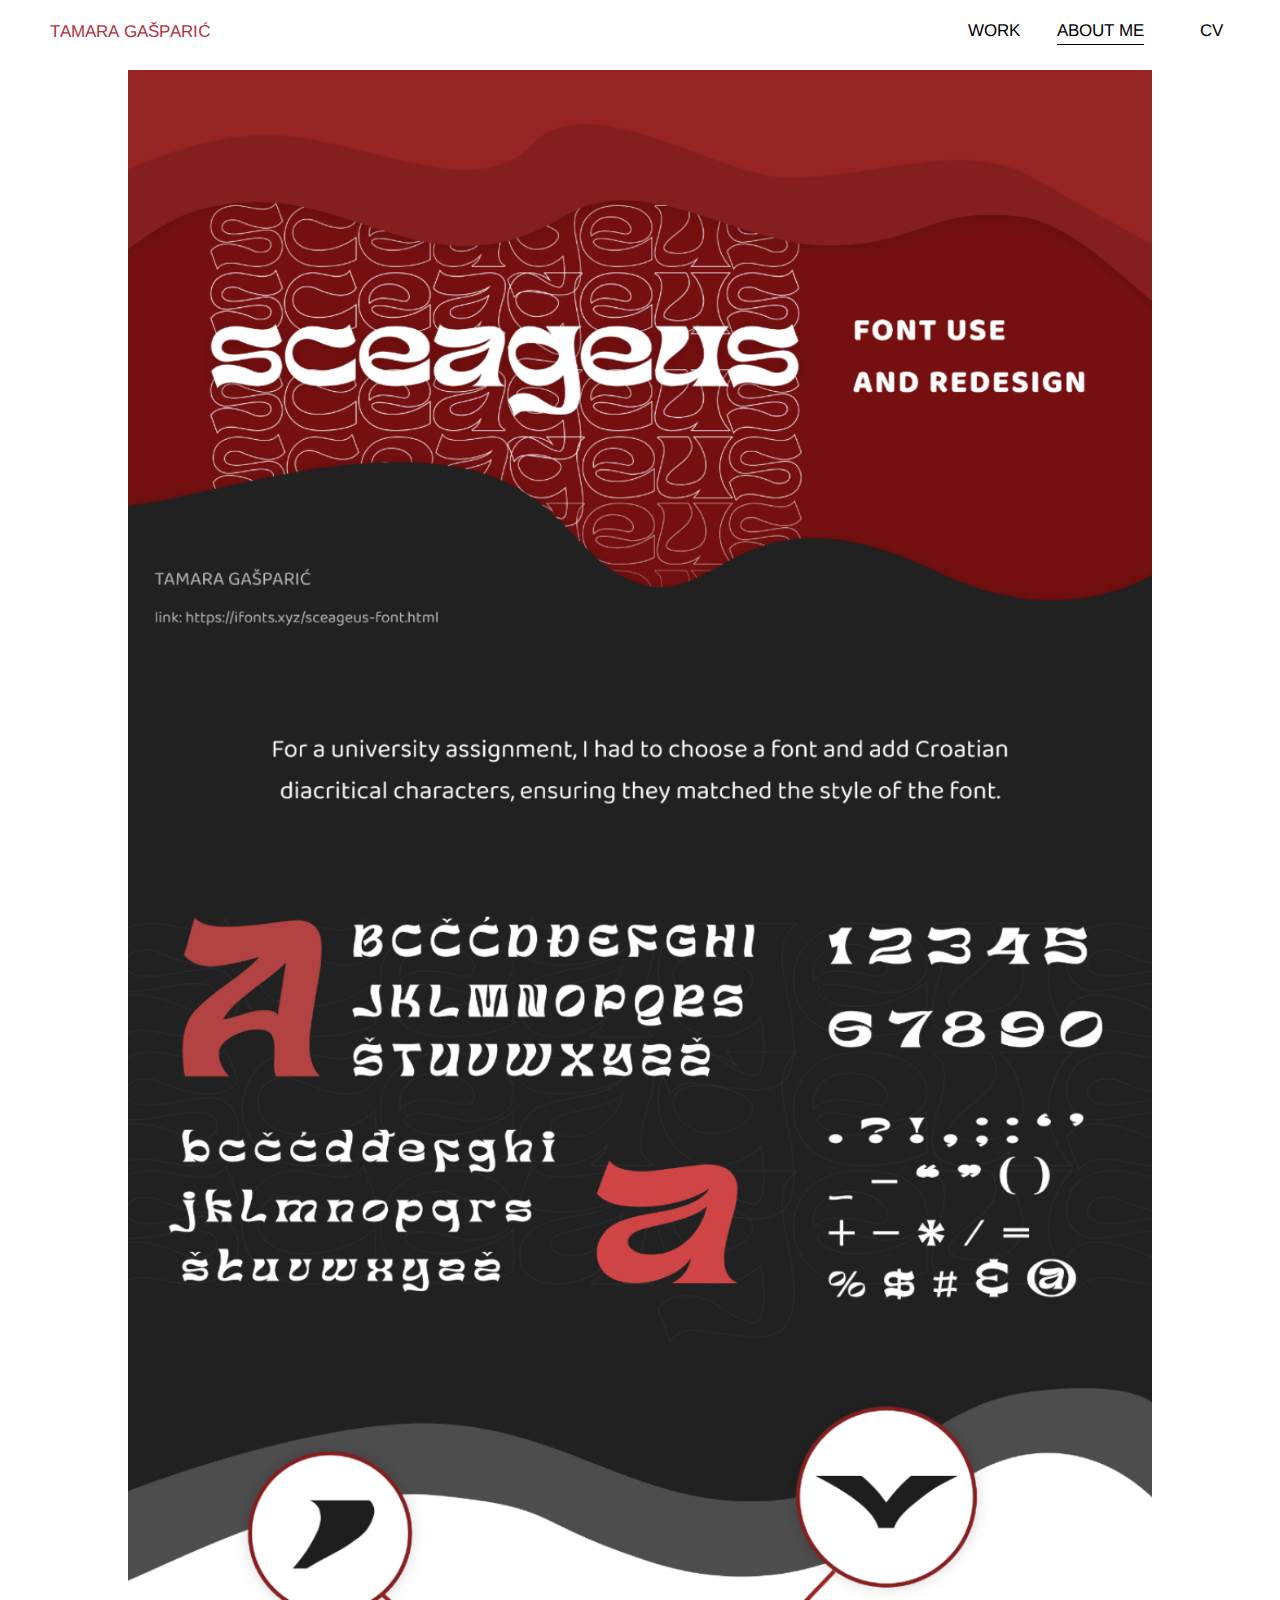
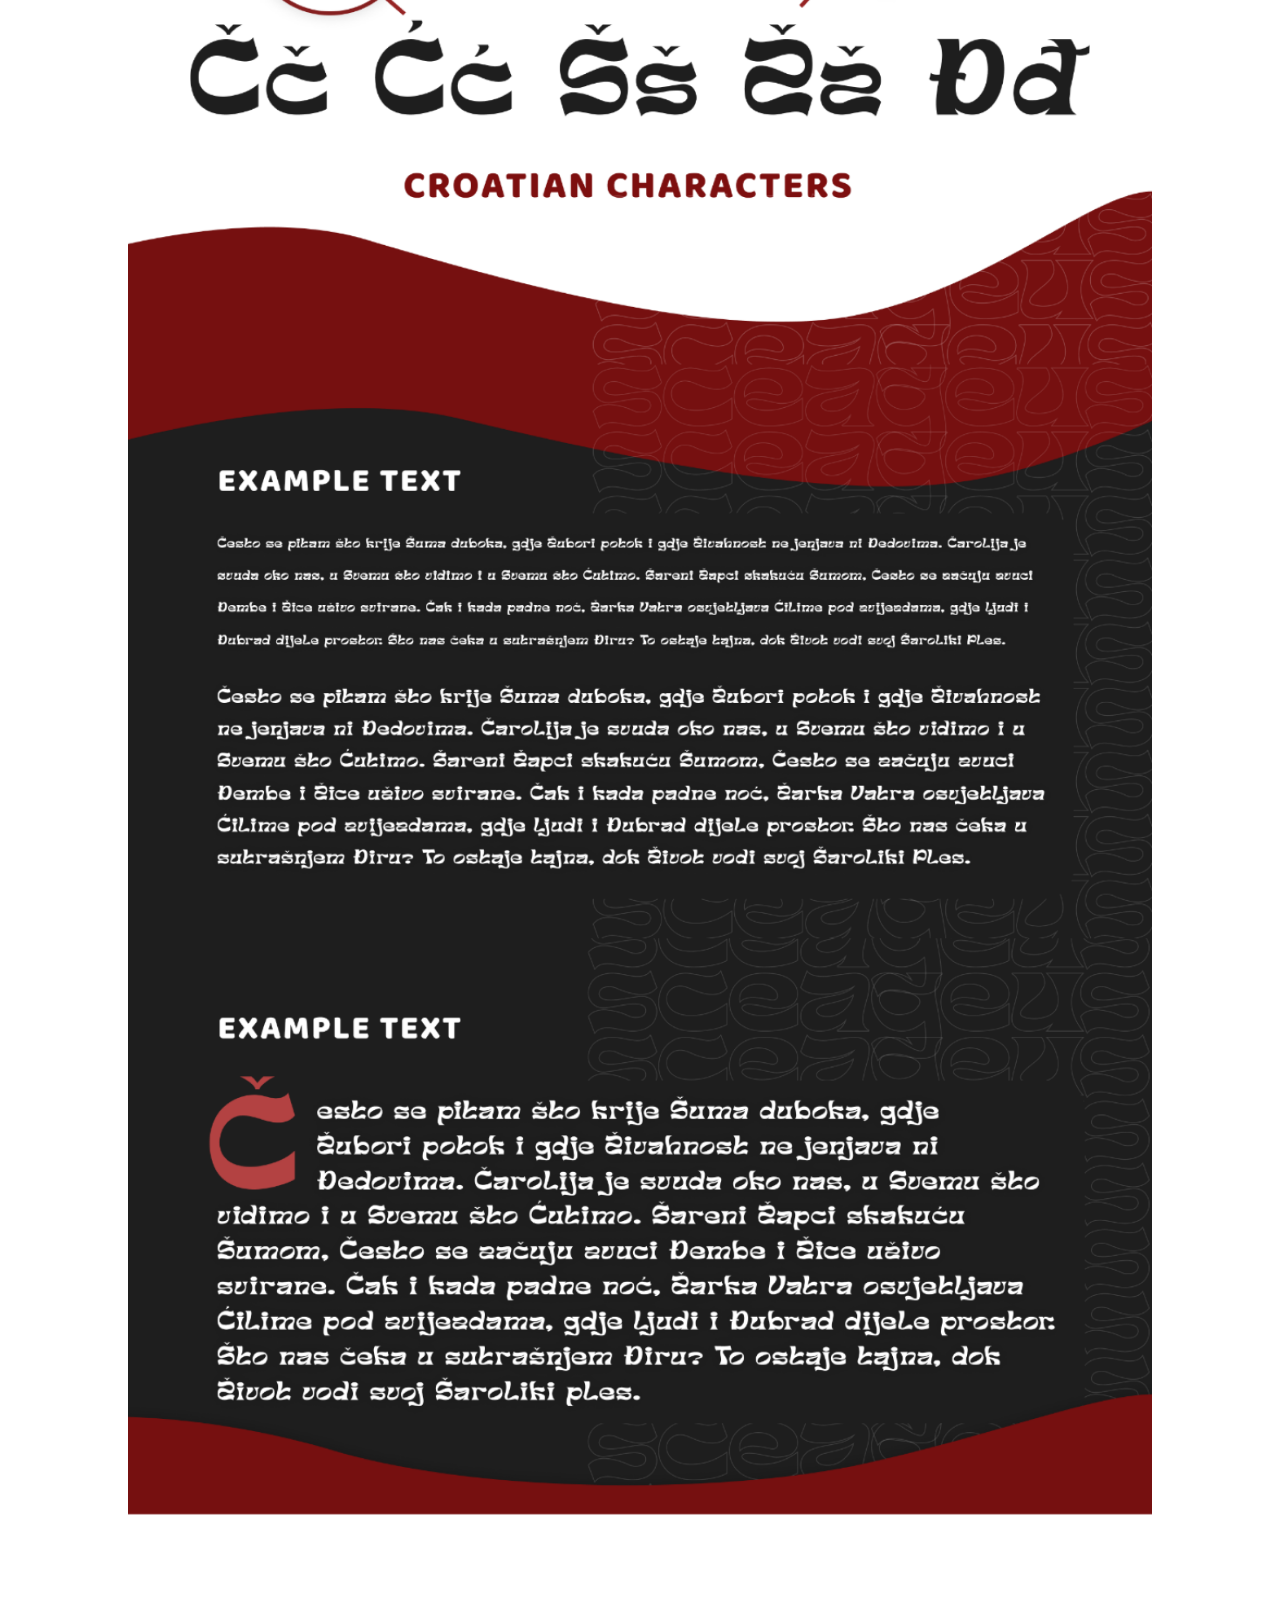
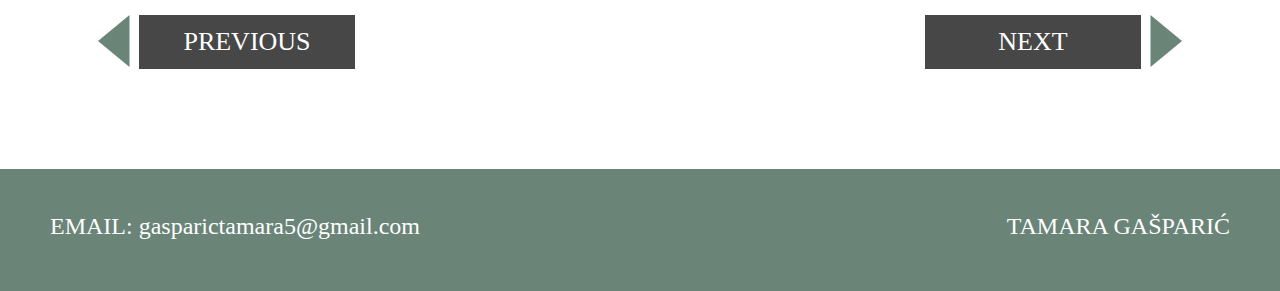
<file: font redesign.html>
<!DOCTYPE html>
<html>
  <head>
    <meta charset="utf-8" />
    <meta name="viewport" content="width=device-width, initial-scale=1">
    <title>Font Redesign - Portfolio</title>
    <link rel="icon" type="image/x-icon" href="favicon.png" />
    <link rel="stylesheet" href="aboutme.css" />
    <link rel="preconnect" href="https://fonts.googleapis.com" />
    <link rel="preconnect" href="https://fonts.gstatic.com" crossorigin />
    <link
      href="https://fonts.googleapis.com/css2?family=Anton&display=swap"
      rel="stylesheet"
    />
    <script src="portfolio.js"></script>
  </head>
  <body>
    <div class="nav-desno-mobile" id="nav-desno-mobile">
      <img src="icons8-menu-100.png" height="35px" />
    </div>
    <div class="nav-overlay hidden">
      <div class="nav-mob-sve">
        <div class="nav-mob nav-mob-work">
          <a href="index.html">WORK</a>
        </div>
        <div class="nav-mob nav-mob-aboutme">
          <a href="aboutme.html">ABOUT ME</a>
        </div>
        <div class="nav-mob nav-mob-cv">
          <a href="Tamara Gašparić - CV.pdf" target="_blank">CV</a>
        </div>
      </div>
    </div>
    <div class="ABOUTME">
      <div class="navv">
        <div class="nav">
          <div class="nav-lijevo">TAMARA GAŠPARIĆ</div>
          <div class="desno">
            <div class="nav-desno nav-work"><a href="index.html">WORK</a></div>
            <div class="nav-desno nav-aboutme">
              <a href="aboutme.html">ABOUT ME</a>
            </div>
            <div class="nav-desno nav-cv">
              <a href="Tamara Gašparić - CV.pdf" target="_blank">CV</a>
            </div>
          </div>
        </div>
      </div>
    </div>
    <div class="casestudy">
      <img
        class="fontredesign_image desktop3"
        src="font1 case study.png"
        alt="Font Redesign"
        width="1257px"
      />
    </div>
    <div class="previous-next" style="margin-top: 50px">
      <div class="previous gumb">
        <div class="trokut1">
          <svg
            xmlns="http://www.w3.org/2000/svg"
            width="32"
            height="52"
            viewBox="0 0 32 52"
            fill="none"
          >
            <path
              d="M-1.31134e-06 26L31.5 0.0192361L31.5 51.9808L-1.31134e-06 26Z"
              fill="#6A8478"
            />
          </svg>
        </div>
        <button class="gumbici"><a href="paintings.html">PREVIOUS</a></button>
      </div>
      <div class="next gumb">
        <button class="gumbici">
          <a href="Personal Handwriting Font.html">NEXT</a>
        </button>
        <div class="trokut2">
          <svg
            xmlns="http://www.w3.org/2000/svg"
            width="32"
            height="52"
            viewBox="0 0 32 52"
            fill="none"
          >
            <path
              d="M32 26L0.499999 0.0192361L0.499996 51.9808L32 26Z"
              fill="#6A8478"
            />
          </svg>
        </div>
      </div>
    </div>
    <footer style="margin-top: 350px">
      <p>
        <span class="email-podebljaj">EMAIL:</span> gasparictamara5@gmail.com
      </p>
      <p>TAMARA GAŠPARIĆ</p>
    </footer>
  </body>
</html>
</file>
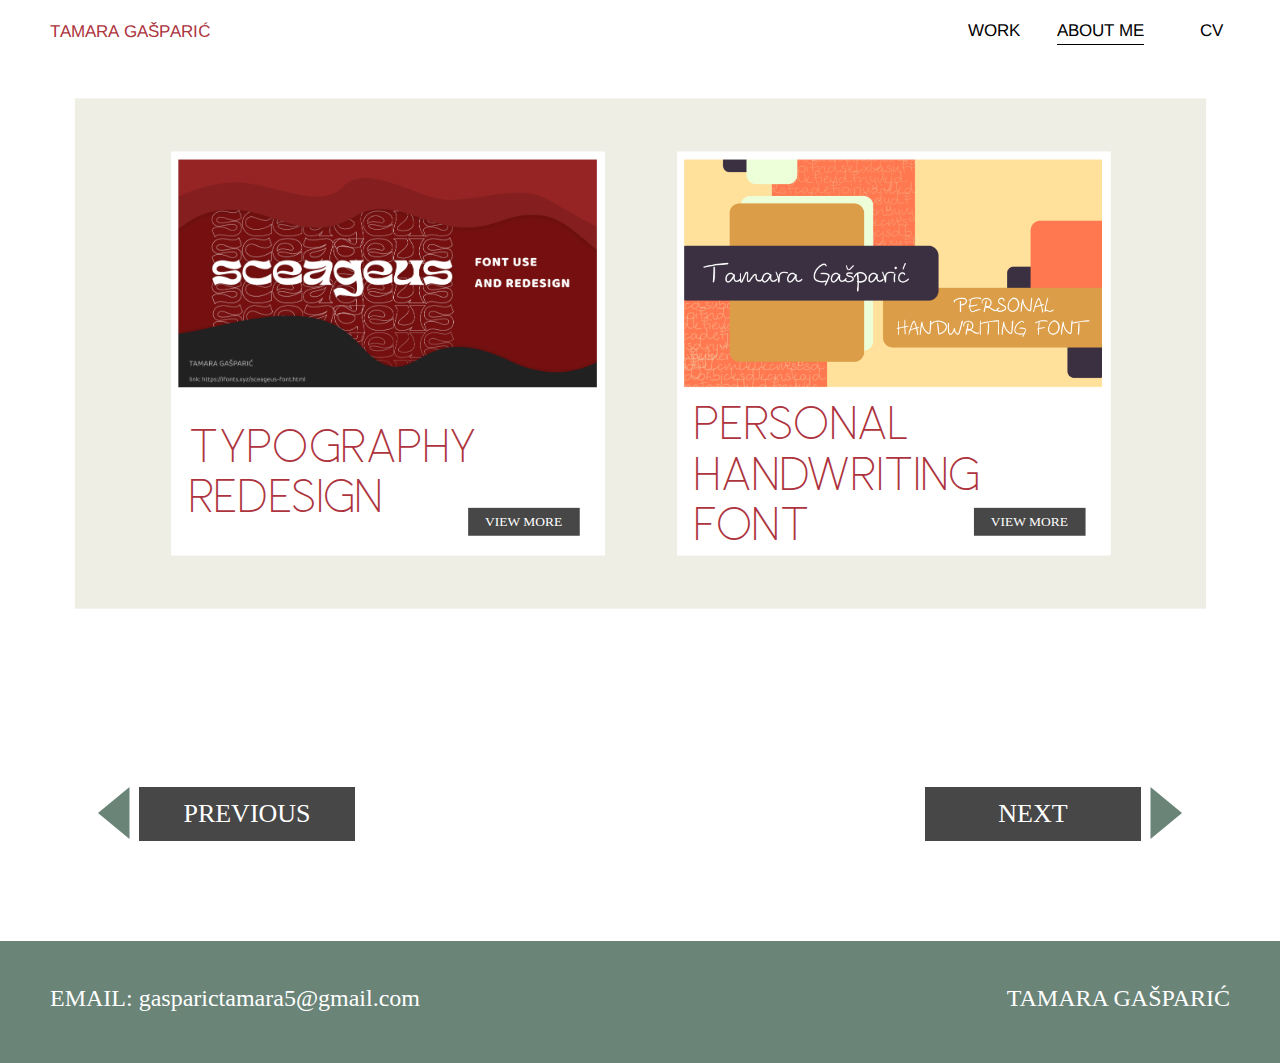
<file: fonts.html>
<!DOCTYPE html>
<html>
  <head>
    <meta charset="utf-8" />
    <meta name="viewport" content="width=device-width, initial-scale=1">
    <title>Fonts - Portfolio</title>
    <link rel="icon" type="image/x-icon" href="favicon.png" />
    <link rel="stylesheet" href="aboutme.css" />
    <link rel="preconnect" href="https://fonts.googleapis.com" />
    <link rel="preconnect" href="https://fonts.gstatic.com" crossorigin />
    <link
      href="https://fonts.googleapis.com/css2?family=Anton&display=swap"
      rel="stylesheet"
    />
    <script src="portfolio.js"></script>
  </head>
  <body>
    <div class="nav-desno-mobile" id="nav-desno-mobile">
      <img src="icons8-menu-100.png" height="35px" />
    </div>
    <div class="nav-overlay hidden">
      <div class="nav-mob-sve">
        <div class="nav-mob nav-mob-work">
          <a href="index.html">WORK</a>
        </div>
        <div class="nav-mob nav-mob-aboutme">
          <a href="aboutme.html">ABOUT ME</a>
        </div>
        <div class="nav-mob nav-mob-cv">
          <a href="Tamara Gašparić - CV.pdf" target="_blank">CV</a>
        </div>
      </div>
    </div>
    <div class="ABOUTME">
      <div class="navv">
        <div class="nav">
          <div class="nav-lijevo">TAMARA GAŠPARIĆ</div>
          <div class="desno">
            <div class="nav-desno nav-work"><a href="index.html">WORK</a></div>
            <div class="nav-desno nav-aboutme">
              <a href="aboutme.html">ABOUT ME</a>
            </div>
            <div class="nav-desno nav-cv">
              <a href="Tamara Gašparić - CV.pdf" target="_blank">CV</a>
            </div>
          </div>
        </div>
      </div>
    </div>
    <div class="fonts-container">
      <div class="font one">
        <img src="font1_mockup.png" width="465.35" />
        <h2>TYPOGRAPHY REDESIGN</h2>
        <button type="button">
          <a href="font redesign.html">VIEW MORE</a>
        </button>
      </div>
      <div class="font two">
        <img src="font2_mockup.png" width="465.35" />
        <h2>PERSONAL HANDWRITING FONT</h2>
        <button type="button">
          <a href="Personal Handwriting Font.html">VIEW MORE</a>
        </button>
      </div>
    </div>
    <div class="previous-next" style="margin-top: -100px">
      <div class="previous gumb">
        <div class="trokut1">
          <svg
            xmlns="http://www.w3.org/2000/svg"
            width="32"
            height="52"
            viewBox="0 0 32 52"
            fill="none"
          >
            <path
              d="M-1.31134e-06 26L31.5 0.0192361L31.5 51.9808L-1.31134e-06 26Z"
              fill="#6A8478"
            />
          </svg>
        </div>
        <button class="gumbici"><a href="paintings.html">PREVIOUS</a></button>
      </div>
      <div class="next gumb">
        <button class="gumbici"><a href="pictograms.html">NEXT</a></button>
        <div class="trokut2">
          <svg
            xmlns="http://www.w3.org/2000/svg"
            width="32"
            height="52"
            viewBox="0 0 32 52"
            fill="none"
          >
            <path
              d="M32 26L0.499999 0.0192361L0.499996 51.9808L32 26Z"
              fill="#6A8478"
            />
          </svg>
        </div>
      </div>
    </div>
    <footer style="margin-top: 350px">
      <p>
        <span class="email-podebljaj">EMAIL:</span> gasparictamara5@gmail.com
      </p>
      <p>TAMARA GAŠPARIĆ</p>
    </footer>
  </body>
</html>
</file>
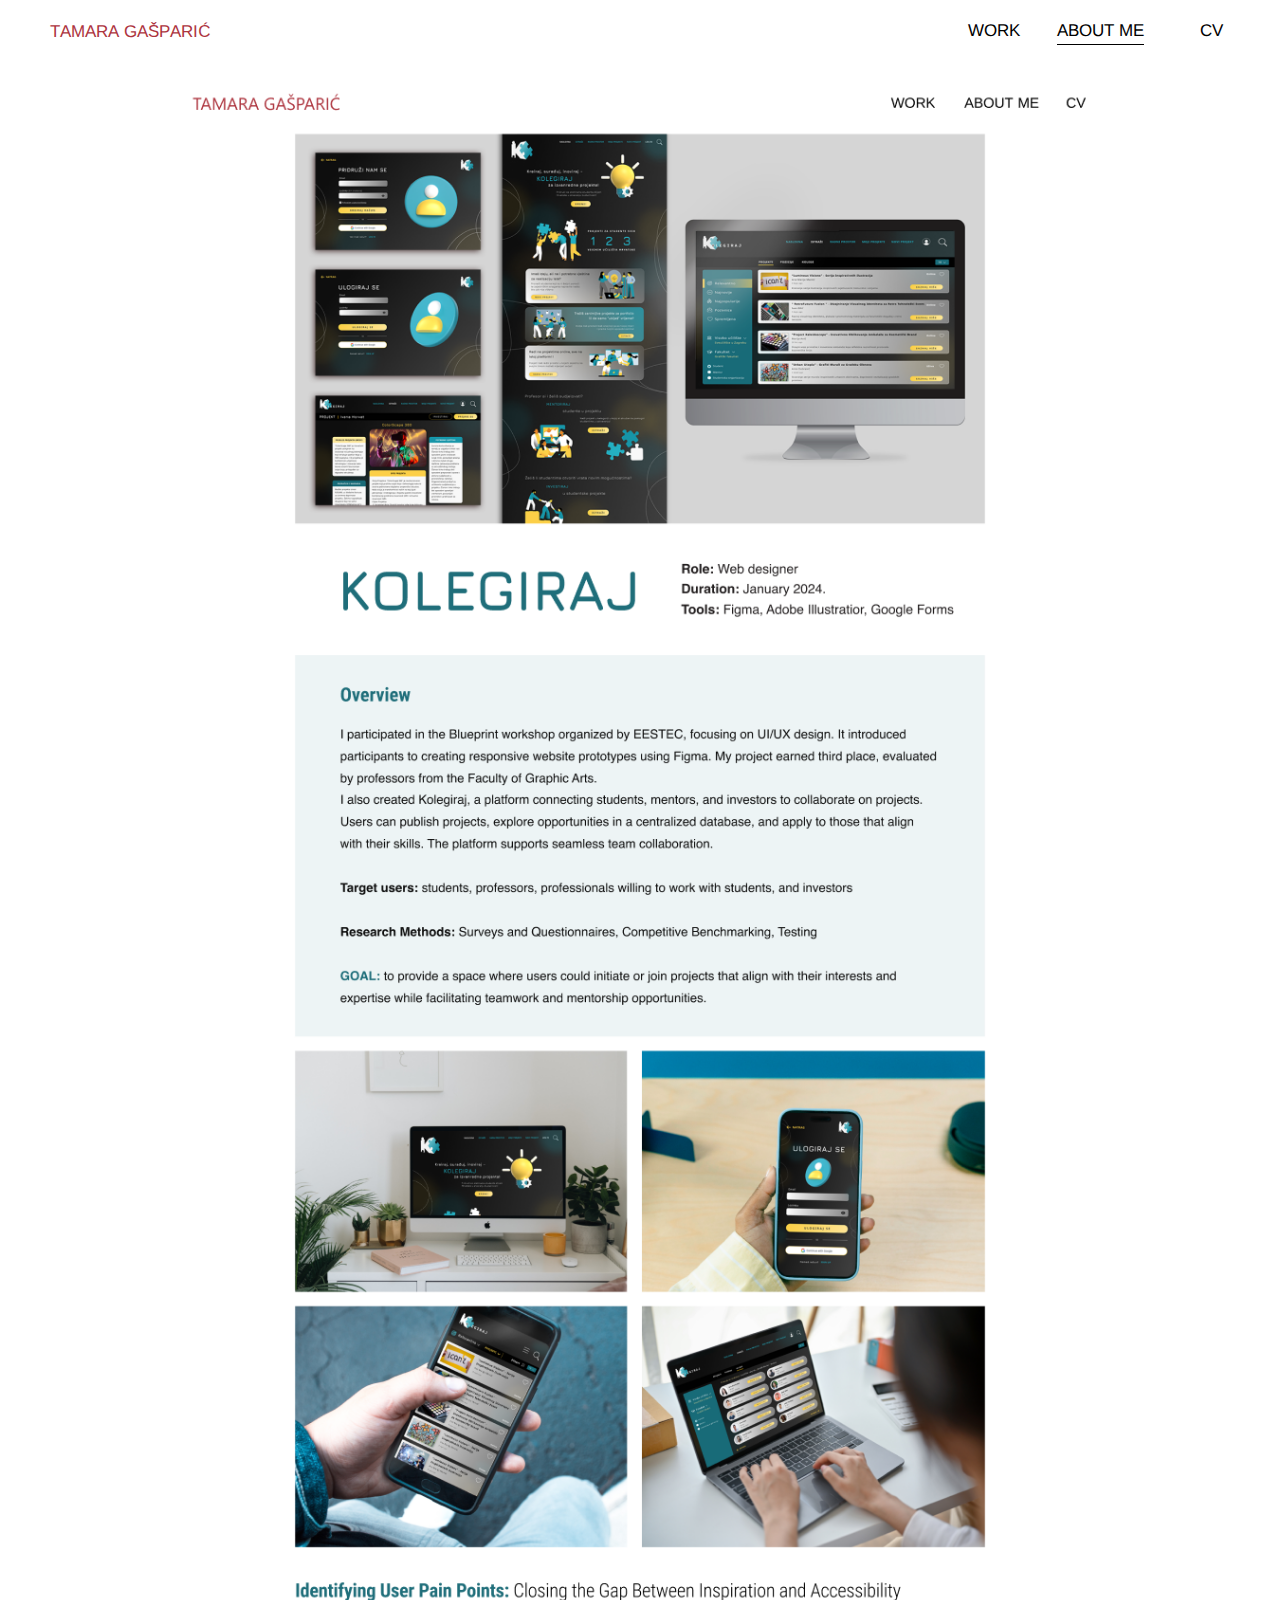
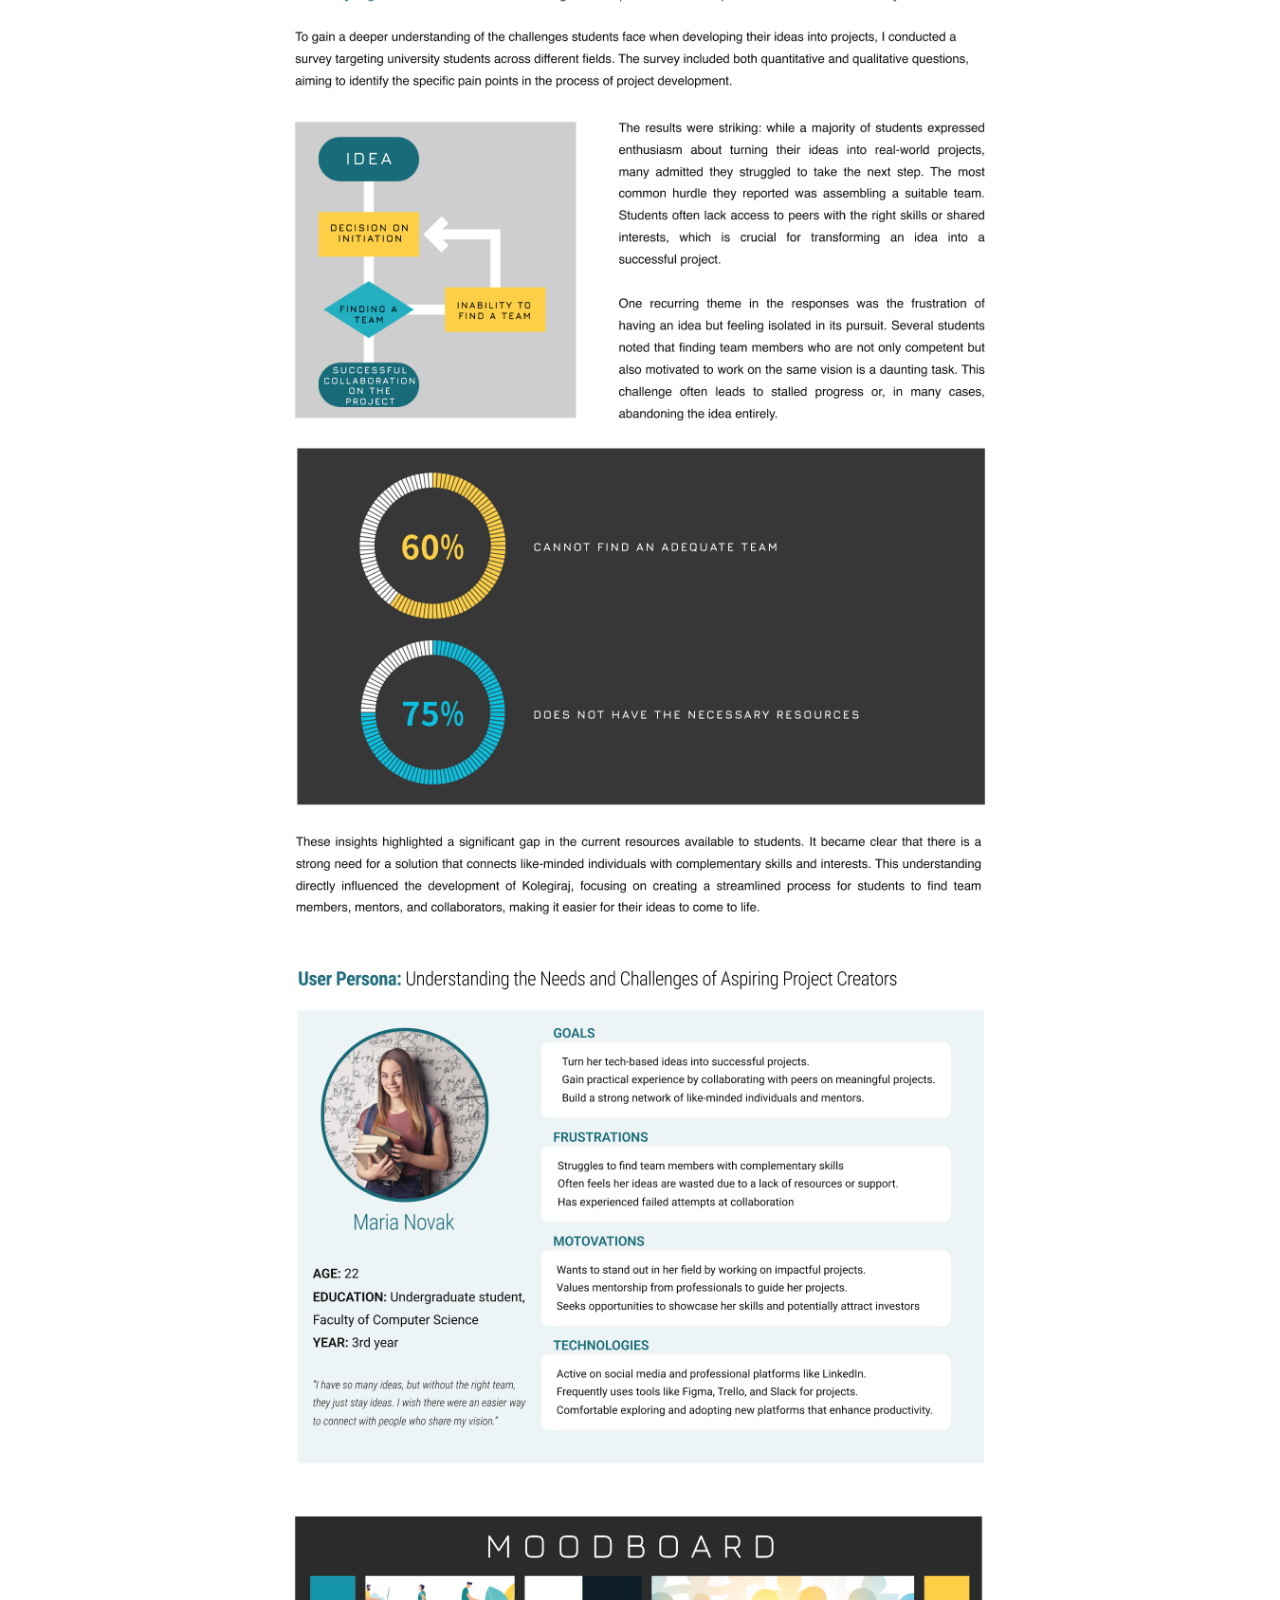
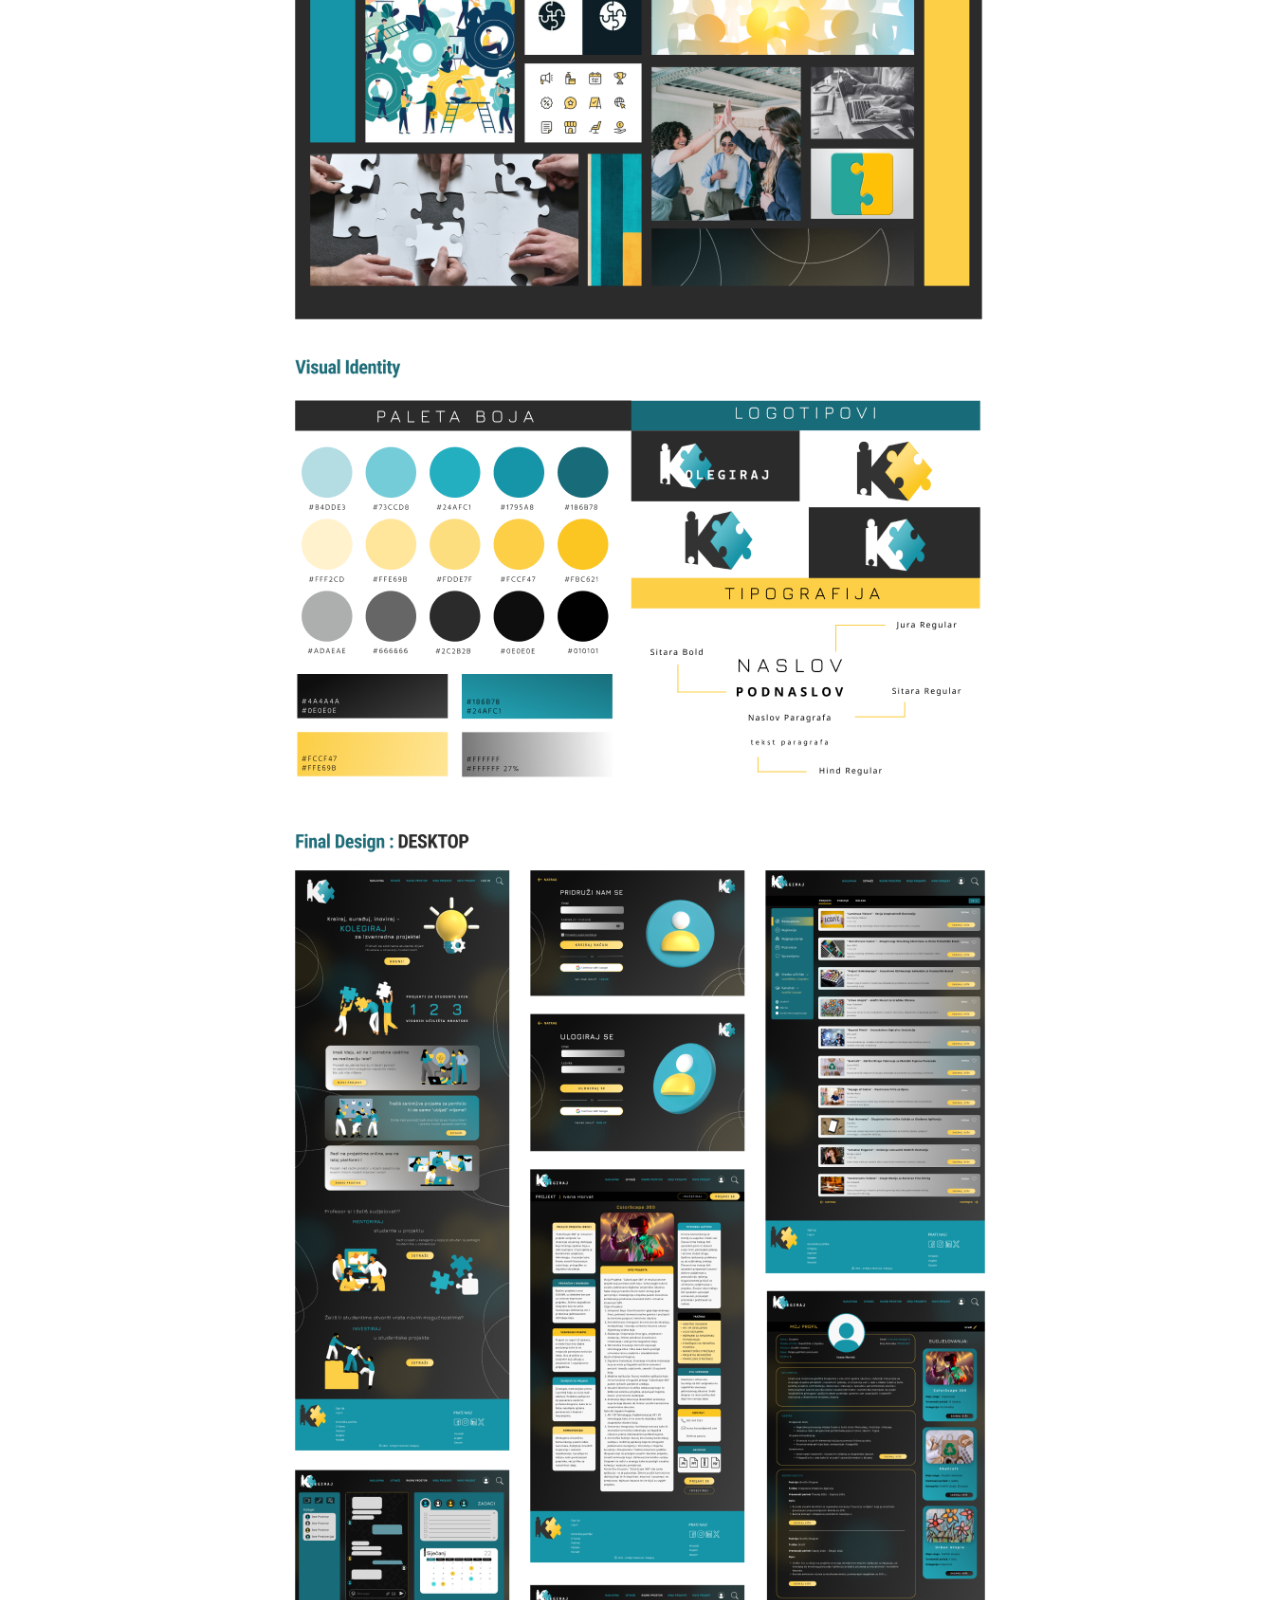
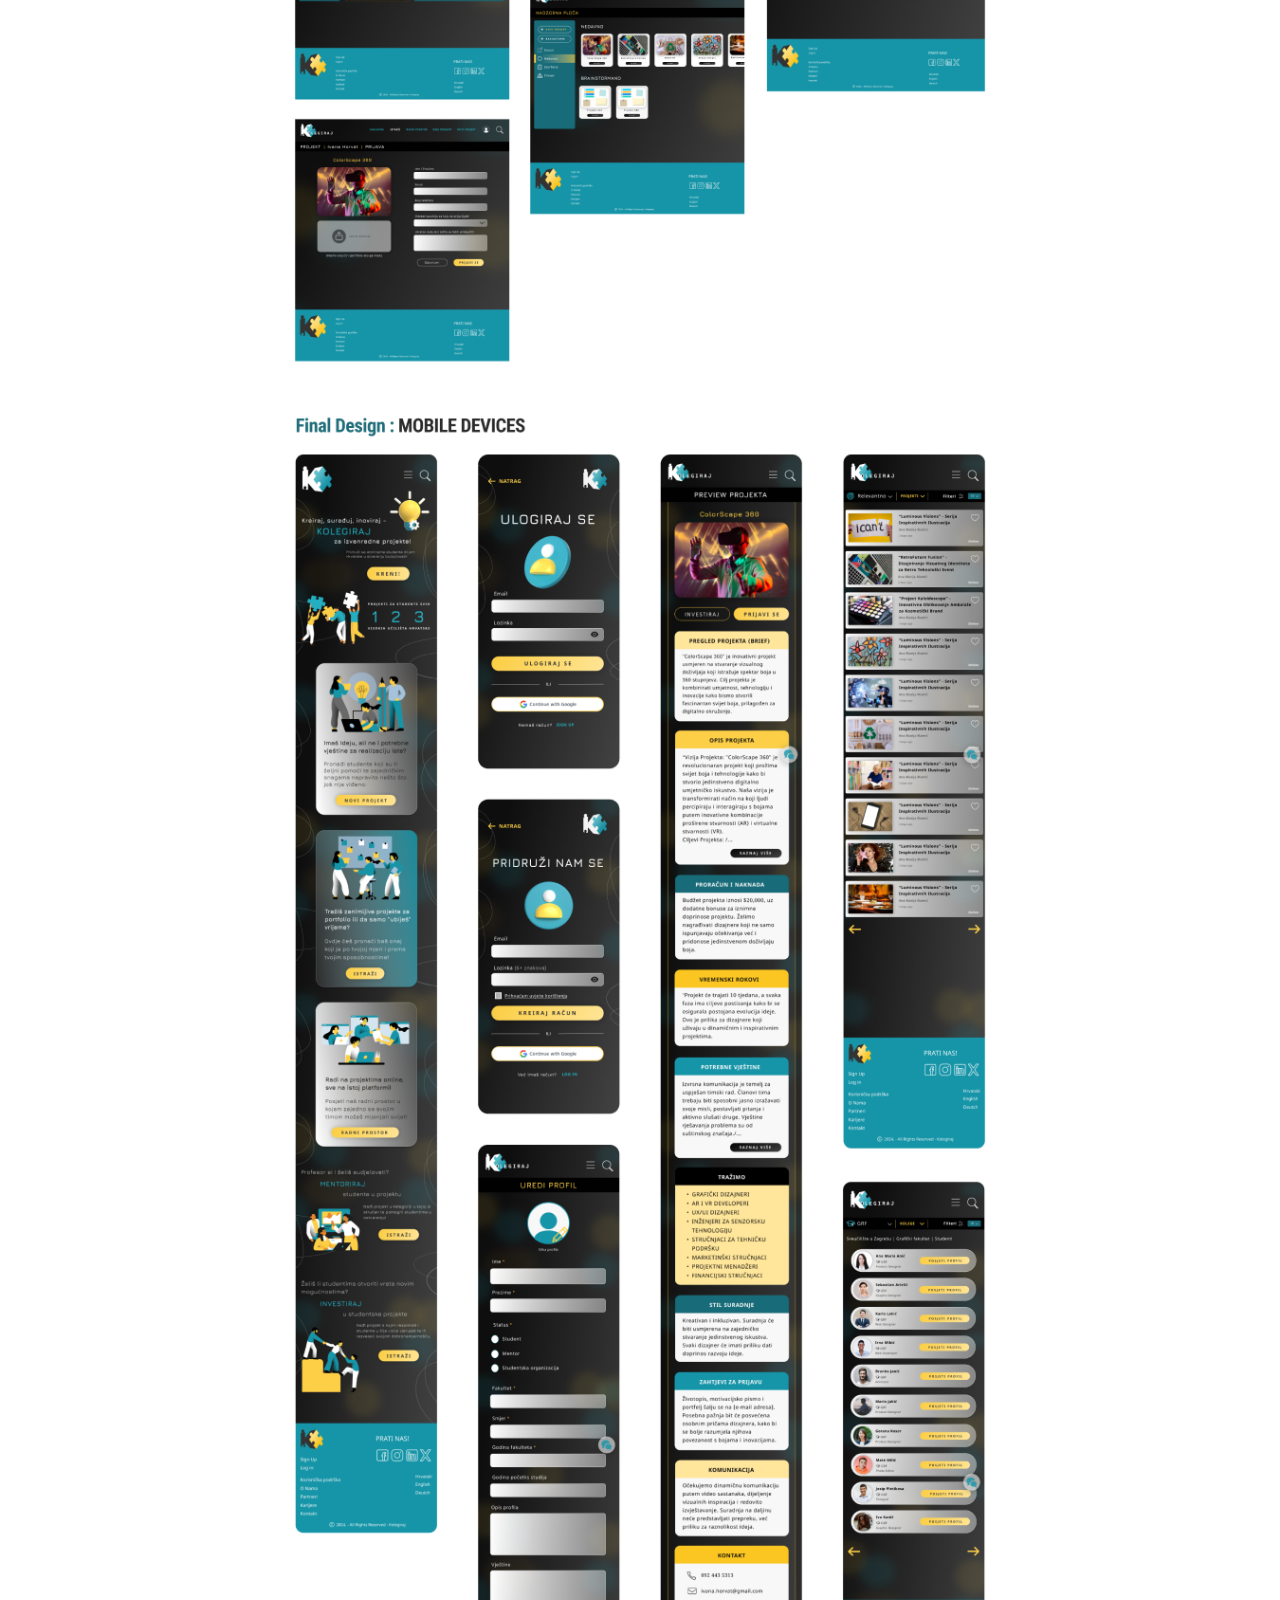
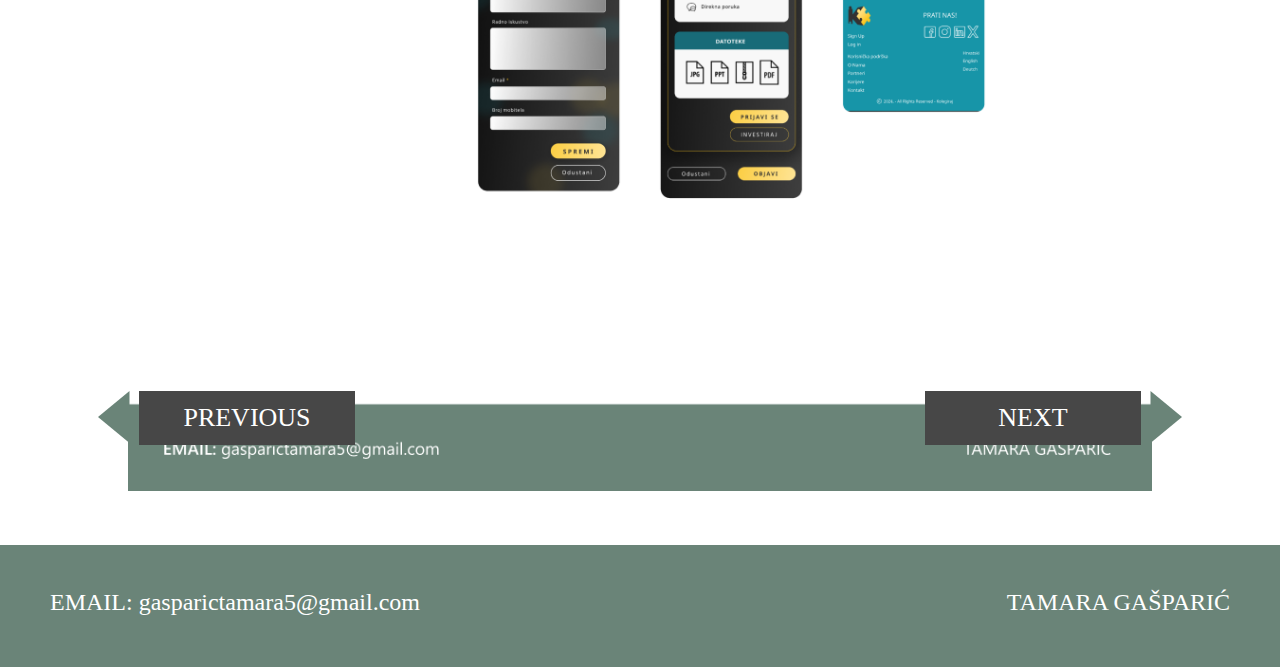
<file: kolegiraj.html>
<!DOCTYPE html>
<html>
  <head>
    <meta charset="utf-8" />
    <meta name="viewport" content="width=device-width, initial-scale=1">
    <title>Kolegiraj - Portfolio</title>
    <link rel="icon" type="image/x-icon" href="favicon.png" />
    <link rel="stylesheet" href="aboutme.css" />
    <link rel="preconnect" href="https://fonts.googleapis.com" />
    <link rel="preconnect" href="https://fonts.gstatic.com" crossorigin />
    <link
      href="https://fonts.googleapis.com/css2?family=Anton&display=swap"
      rel="stylesheet"
    />
    <script src="portfolio.js"></script>
  </head>
  <body>
    <div class="nav-desno-mobile" id="nav-desno-mobile">
      <img src="icons8-menu-100.png" height="35px" />
    </div>
    <div class="nav-overlay hidden">
      <div class="nav-mob-sve">
        <div class="nav-mob nav-mob-work">
          <a href="index.html">WORK</a>
        </div>
        <div class="nav-mob nav-mob-aboutme">
          <a href="aboutme.html">ABOUT ME</a>
        </div>
        <div class="nav-mob nav-mob-cv">
          <a href="Tamara Gašparić - CV.pdf" target="_blank">CV</a>
        </div>
      </div>
    </div>
    <div class="ABOUTME">
      <div class="navv">
        <div class="nav">
          <div class="nav-lijevo">TAMARA GAŠPARIĆ</div>
          <div class="desno">
            <div class="nav-desno nav-work"><a href="index.html">WORK</a></div>
            <div class="nav-desno nav-aboutme">
              <a href="aboutme.html">ABOUT ME</a>
            </div>
            <div class="nav-desno nav-cv">
              <a href="Tamara Gašparić - CV.pdf" target="_blank">CV</a>
            </div>
          </div>
        </div>
      </div>
    </div>
    <div class="casestudy">
      <img
        class="desktop kolegiraj_image"
        src="kolegiraj_casestudy.png"
        alt="Kolegiraj Case Study"
        width="970px"
      />
      <img
        class="mobile"
        src="kolegiraj mobile.png"
        alt="Kolegiraj Case Study"
        width="100%"
      />
    </div>
    <div class="previous-next previous-next-kolegiraj">
      <div class="previous gumb">
        <div class="trokut1">
          <svg
            xmlns="http://www.w3.org/2000/svg"
            width="32"
            height="52"
            viewBox="0 0 32 52"
            fill="none"
          >
            <path
              d="M-1.31134e-06 26L31.5 0.0192361L31.5 51.9808L-1.31134e-06 26Z"
              fill="#6A8478"
            />
          </svg>
        </div>
        <button class="gumbici"><a href="artise.html">PREVIOUS</a></button>
      </div>
      <div class="next gumb">
        <button class="gumbici"><a href="poster.html">NEXT</a></button>
        <div class="trokut2">
          <svg
            xmlns="http://www.w3.org/2000/svg"
            width="32"
            height="52"
            viewBox="0 0 32 52"
            fill="none"
          >
            <path
              d="M32 26L0.499999 0.0192361L0.499996 51.9808L32 26Z"
              fill="#6A8478"
            />
          </svg>
        </div>
      </div>
    </div>
    <footer style="margin-top: 200px">
      <p>
        <span class="email-podebljaj">EMAIL:</span> gasparictamara5@gmail.com
      </p>
      <p>TAMARA GAŠPARIĆ</p>
    </footer>
  </body>
</html>
</file>
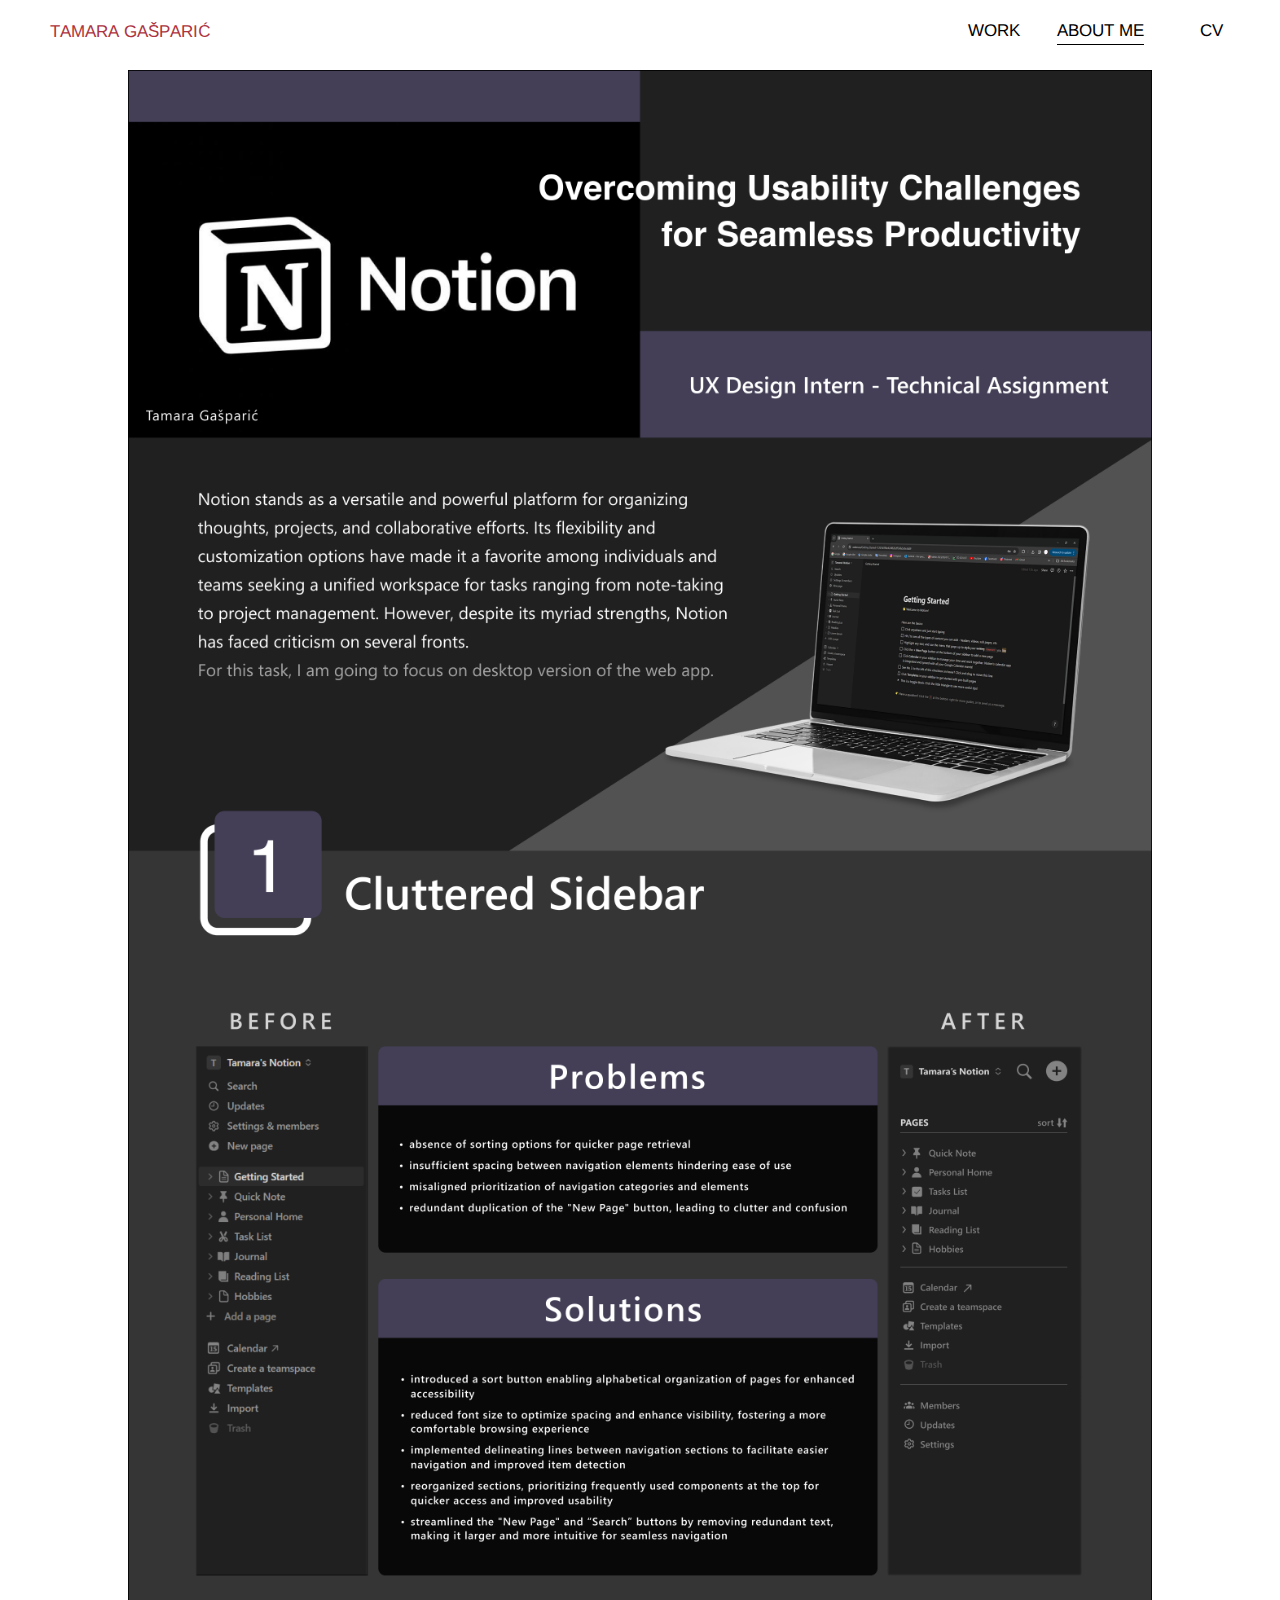
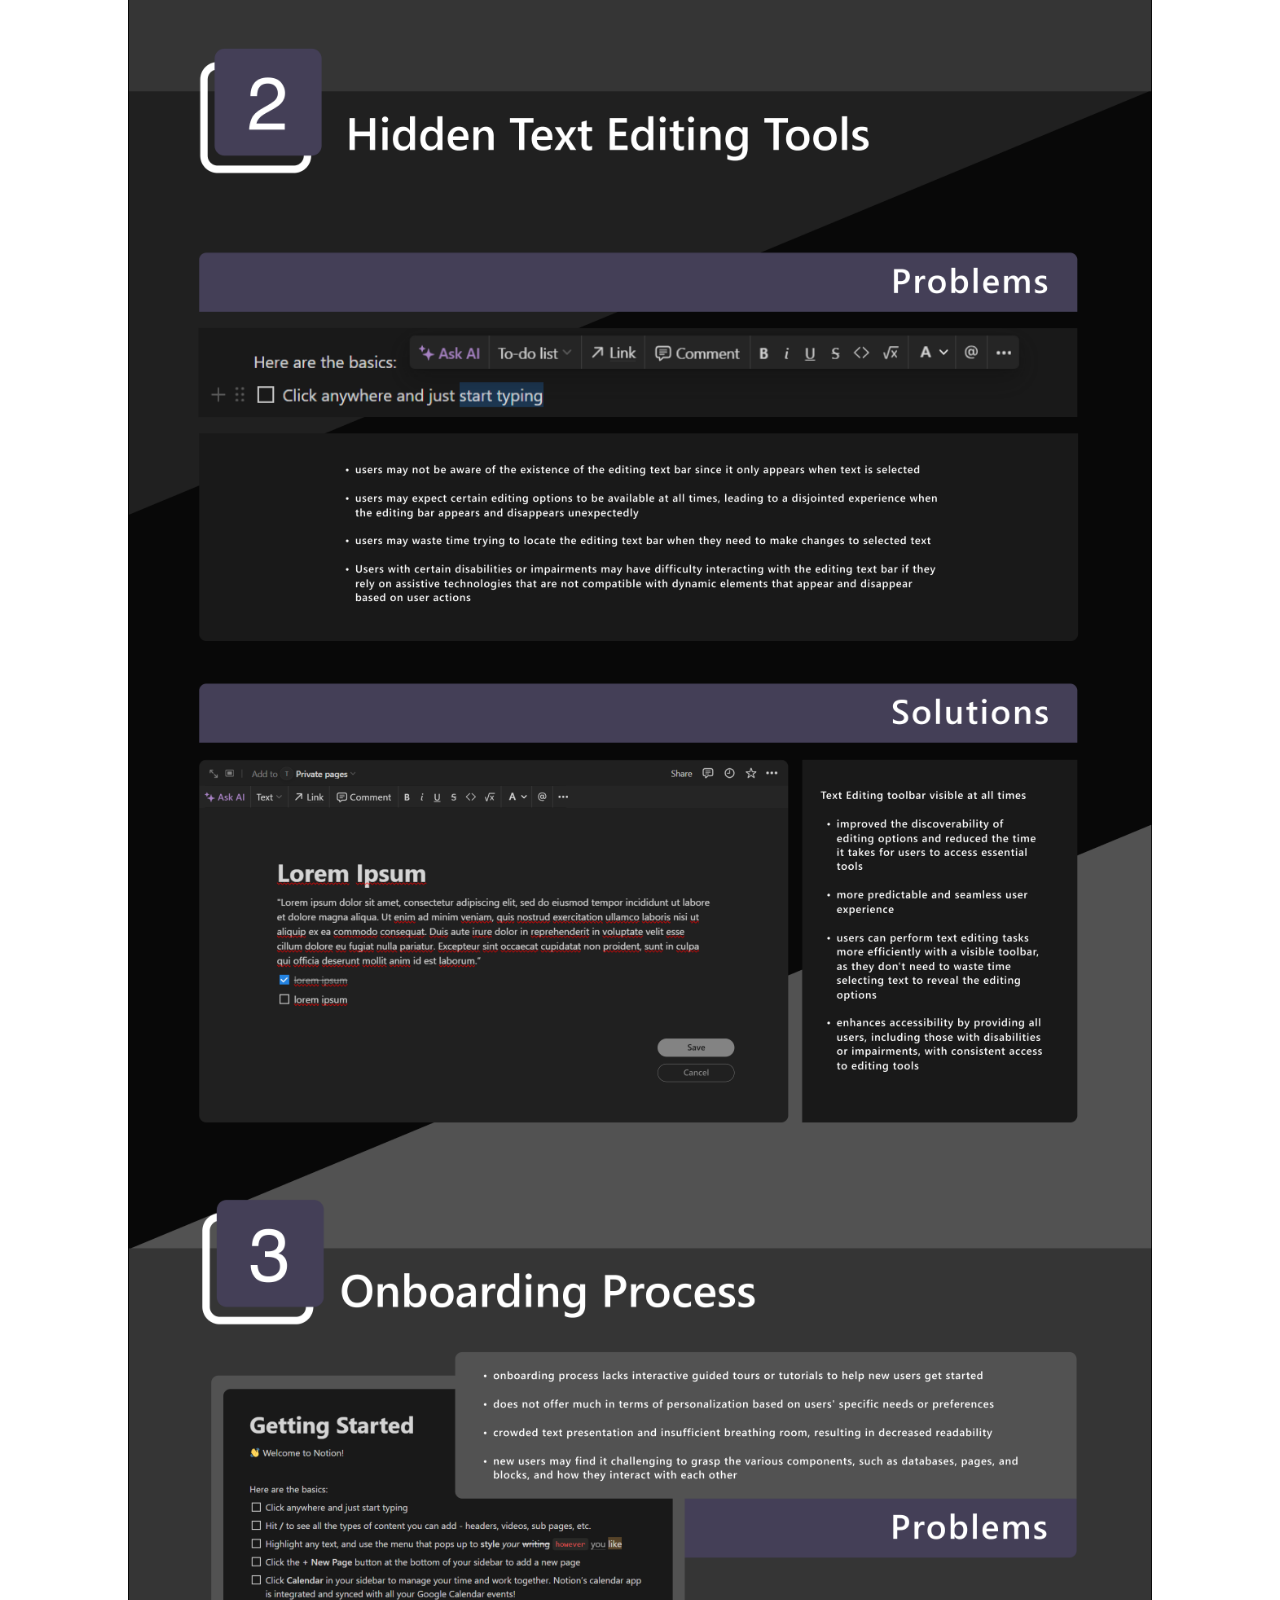
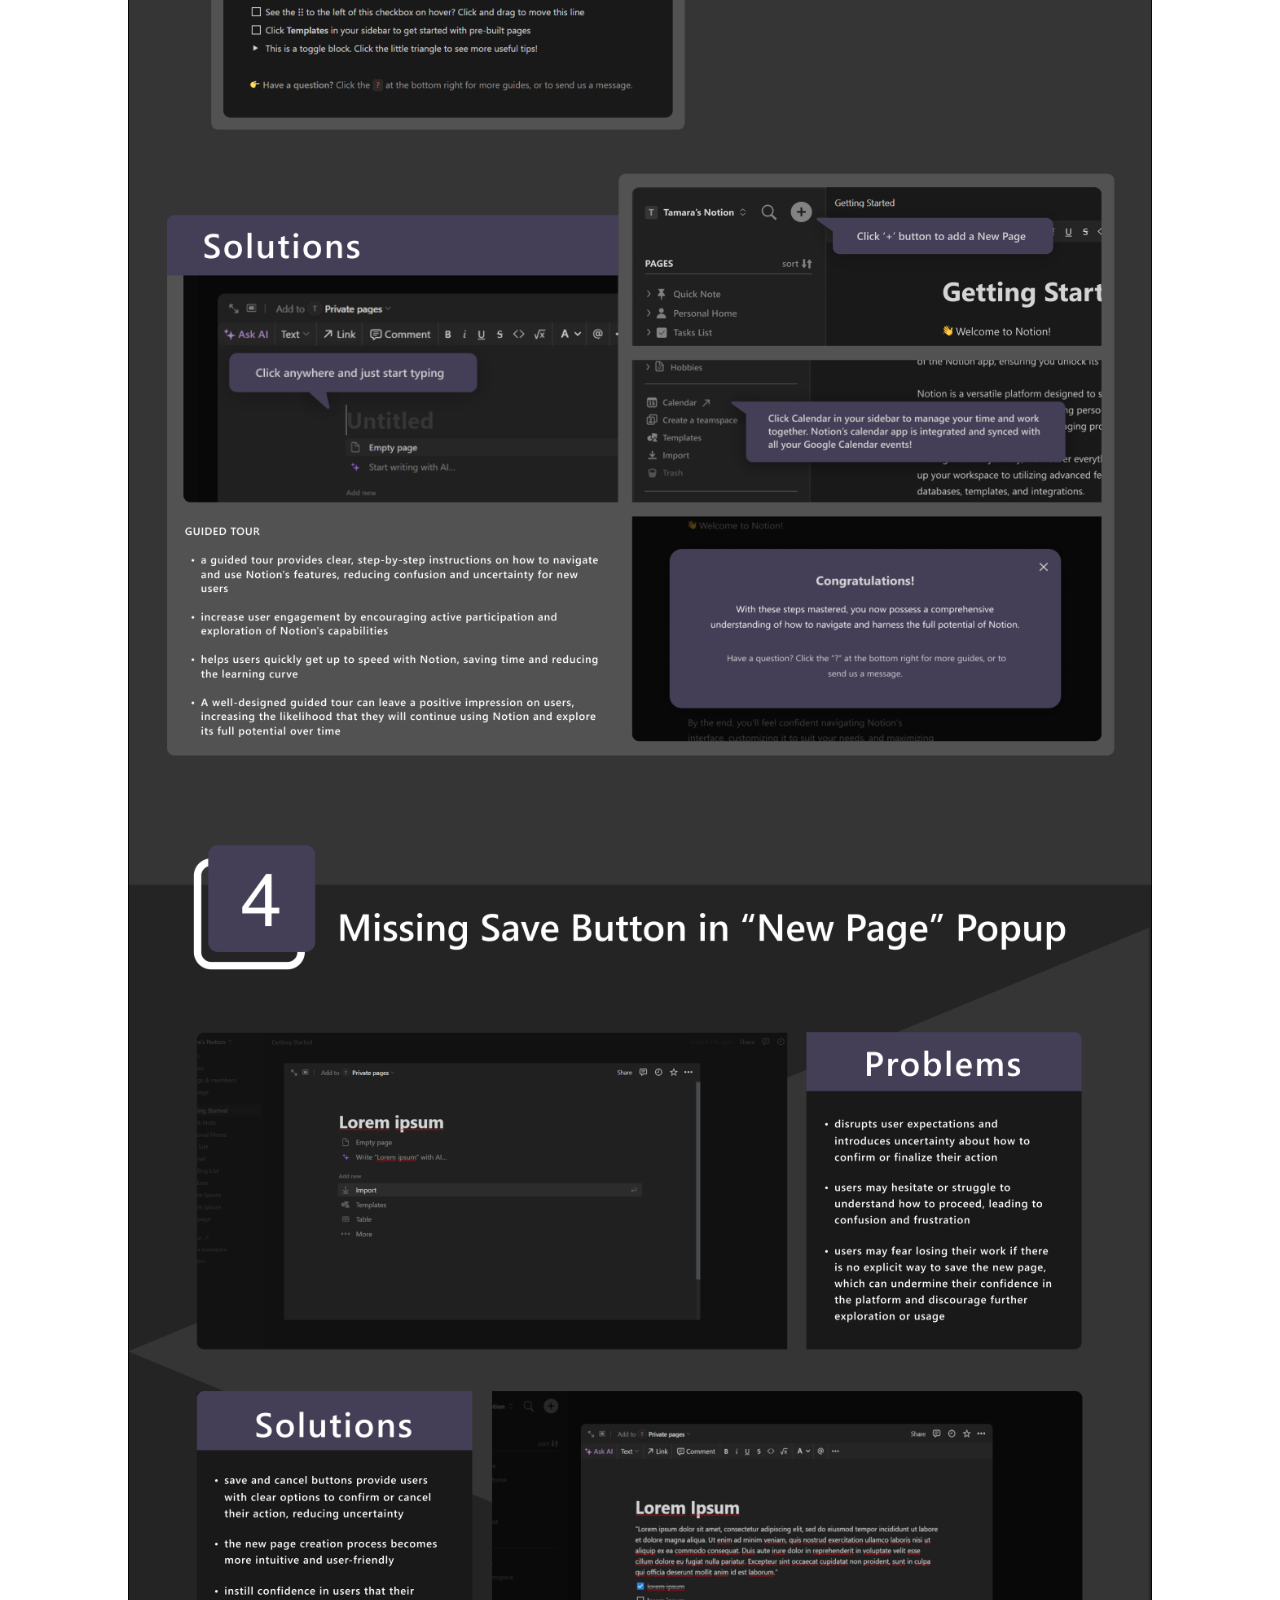
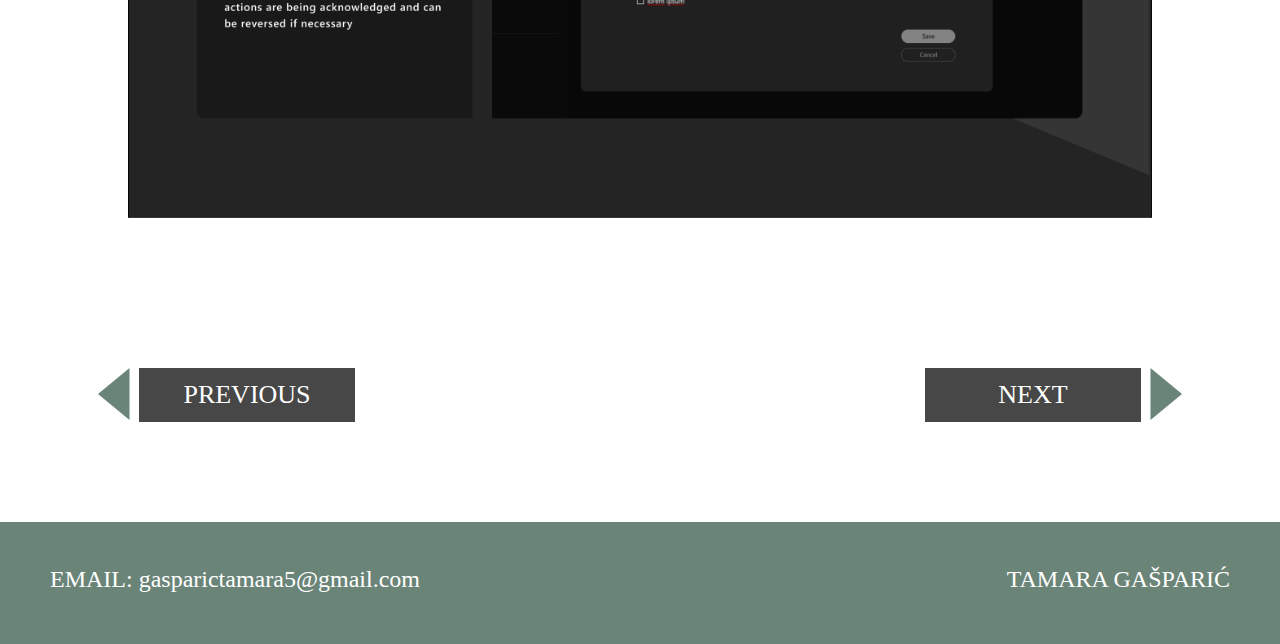
<file: Notionredesign.html>
<!DOCTYPE html>
<html>
  <head>
    <meta charset="utf-8" />
    <meta name="viewport" content="width=device-width, initial-scale=1">
    <title>Notion Redesign - Portfolio</title>
    <link rel="icon" type="image/x-icon" href="favicon.png" />
    <link rel="stylesheet" href="aboutme.css" />
    <link rel="preconnect" href="https://fonts.googleapis.com" />
    <link rel="preconnect" href="https://fonts.gstatic.com" crossorigin />
    <link
      href="https://fonts.googleapis.com/css2?family=Anton&display=swap"
      rel="stylesheet"
    />
    <script src="portfolio.js"></script>
  </head>
  <body>
    <div class="nav-desno-mobile" id="nav-desno-mobile">
      <img src="icons8-menu-100.png" height="35px" />
    </div>
    <div class="nav-overlay hidden">
      <div class="nav-mob-sve">
        <div class="nav-mob nav-mob-work">
          <a href="index.html">WORK</a>
        </div>
        <div class="nav-mob nav-mob-aboutme">
          <a href="aboutme.html">ABOUT ME</a>
        </div>
        <div class="nav-mob nav-mob-cv">
          <a href="Tamara Gašparić - CV.pdf" target="_blank">CV</a>
        </div>
      </div>
    </div>
    <div class="ABOUTME">
      <div class="navv">
        <div class="nav">
          <div class="nav-lijevo">TAMARA GAŠPARIĆ</div>
          <div class="desno">
            <div class="nav-desno nav-work"><a href="index.html">WORK</a></div>
            <div class="nav-desno nav-aboutme">
              <a href="aboutme.html">ABOUT ME</a>
            </div>
            <div class="nav-desno nav-cv">
              <a href="Tamara Gašparić - CV.pdf" target="_blank">CV</a>
            </div>
          </div>
        </div>
      </div>
    </div>
    <div class="casestudy">
      <img
        class="desktop notion_image"
        src="Notion case study.png"
        alt="Notion Redesign Case Study"
        width="1257px"
      />
      <img
        class="mobile"
        src="Notion - mobile.png"
        alt="Notion Redesign Case Study"
        width="100%"
      />
    </div>
    <div class="previous-next" style="margin-top: 100px">
      <div class="previous gumb">
        <div class="trokut1">
          <svg
            xmlns="http://www.w3.org/2000/svg"
            width="32"
            height="52"
            viewBox="0 0 32 52"
            fill="none"
          >
            <path
              d="M-1.31134e-06 26L31.5 0.0192361L31.5 51.9808L-1.31134e-06 26Z"
              fill="#6A8478"
            />
          </svg>
        </div>
        <button class="gumbici"><a href="poster.html">PREVIOUS</a></button>
      </div>
      <div class="next gumb">
        <button class="gumbici"><a href="tall tales.html">NEXT</a></button>
        <div class="trokut2">
          <svg
            xmlns="http://www.w3.org/2000/svg"
            width="32"
            height="52"
            viewBox="0 0 32 52"
            fill="none"
          >
            <path
              d="M32 26L0.499999 0.0192361L0.499996 51.9808L32 26Z"
              fill="#6A8478"
            />
          </svg>
        </div>
      </div>
    </div>
    <footer style="margin-top: 350px">
      <p>
        <span class="email-podebljaj">EMAIL:</span> gasparictamara5@gmail.com
      </p>
      <p>TAMARA GAŠPARIĆ</p>
    </footer>
  </body>
</html>
</file>
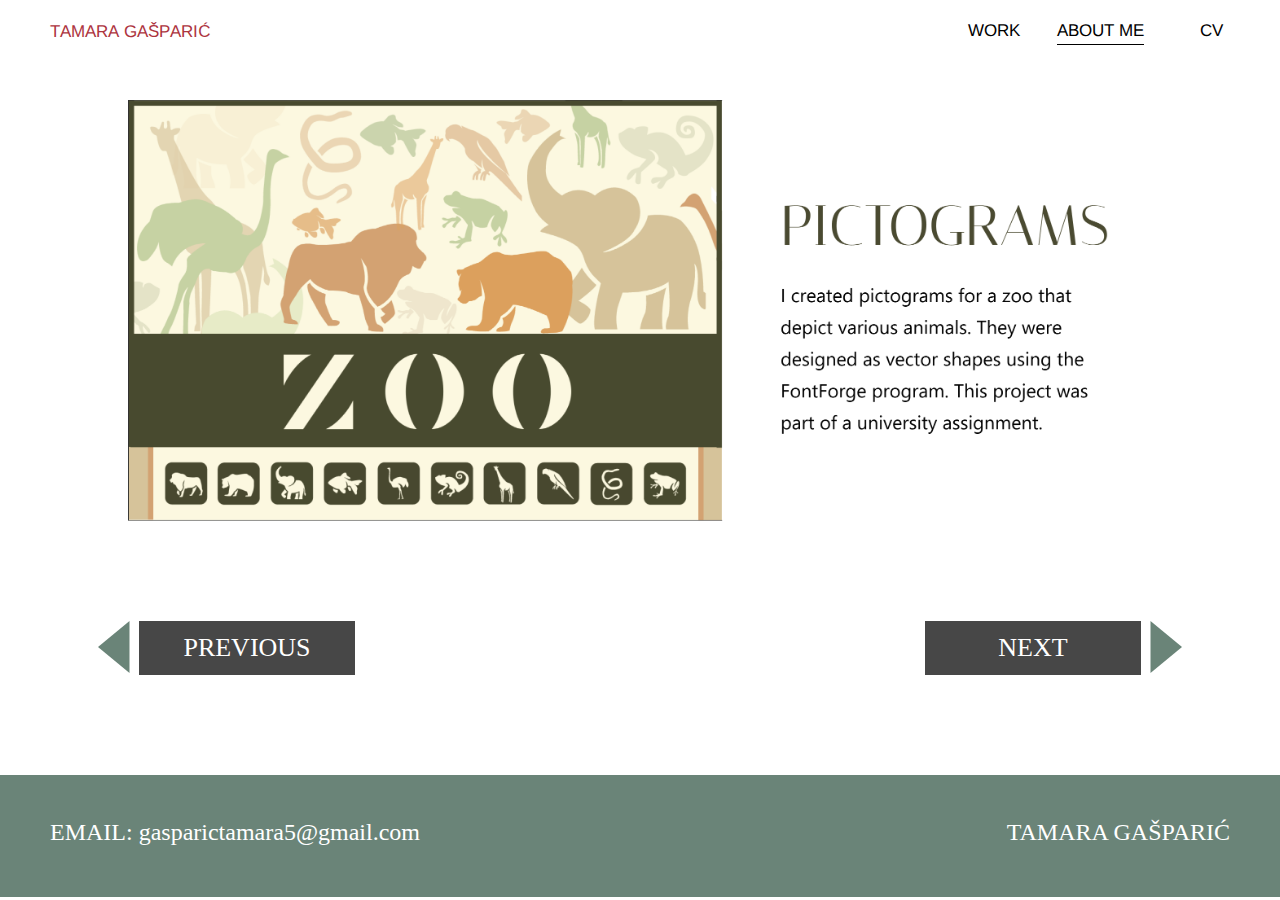
<file: pictograms.html>
<!DOCTYPE html>
<html>
  <head>
    <meta charset="utf-8" />
    <meta name="viewport" content="width=device-width, initial-scale=1">
    <title>Pictograms - Portfolio</title>
    <link rel="icon" type="image/x-icon" href="favicon.png" />
    <link rel="stylesheet" href="aboutme.css" />
    <link rel="preconnect" href="https://fonts.googleapis.com" />
    <link rel="preconnect" href="https://fonts.gstatic.com" crossorigin />
    <link
      href="https://fonts.googleapis.com/css2?family=Anton&display=swap"
      rel="stylesheet"
    />
    <script src="portfolio.js"></script>
  </head>
  <body>
    <div class="nav-desno-mobile" id="nav-desno-mobile">
      <img src="icons8-menu-100.png" height="35px" />
    </div>
    <div class="nav-overlay hidden">
      <div class="nav-mob-sve">
        <div class="nav-mob nav-mob-work">
          <a href="index.html">WORK</a>
        </div>
        <div class="nav-mob nav-mob-aboutme">
          <a href="aboutme.html">ABOUT ME</a>
        </div>
        <div class="nav-mob nav-mob-cv">
          <a href="Tamara Gašparić - CV.pdf" target="_blank">CV</a>
        </div>
      </div>
    </div>
    <div class="ABOUTME">
      <div class="navv">
        <div class="nav">
          <div class="nav-lijevo">TAMARA GAŠPARIĆ</div>
          <div class="desno">
            <div class="nav-desno nav-work"><a href="index.html">WORK</a></div>
            <div class="nav-desno nav-aboutme">
              <a href="aboutme.html">ABOUT ME</a>
            </div>
            <div class="nav-desno nav-cv">
              <a href="Tamara Gašparić - CV.pdf" target="_blank">CV</a>
            </div>
          </div>
        </div>
      </div>
    </div>
    <div class="casestudy casestudy3" style="margin-top: 50px">
      <img
        class="desktop pictograms_image"
        src="pictograms case study.png"
        alt="Pictograms"
        width="1257px"
      />
      <img
        class="mobile"
        src="pictograms-mobile.png"
        alt="Pictograms"
        width="100%"
      />
    </div>
    <div class="previous-next" style="margin-top: 50px">
      <div class="previous gumb">
        <div class="trokut1">
          <svg
            xmlns="http://www.w3.org/2000/svg"
            width="32"
            height="52"
            viewBox="0 0 32 52"
            fill="none"
          >
            <path
              d="M-1.31134e-06 26L31.5 0.0192361L31.5 51.9808L-1.31134e-06 26Z"
              fill="#6A8478"
            />
          </svg>
        </div>
        <button class="gumbici"><a href="fonts.html">PREVIOUS</a></button>
      </div>
      <div class="next gumb">
        <button class="gumbici"><a href="Richi.html">NEXT</a></button>
        <div class="trokut2">
          <svg
            xmlns="http://www.w3.org/2000/svg"
            width="32"
            height="52"
            viewBox="0 0 32 52"
            fill="none"
          >
            <path
              d="M32 26L0.499999 0.0192361L0.499996 51.9808L32 26Z"
              fill="#6A8478"
            />
          </svg>
        </div>
      </div>
    </div>
    <footer style="margin-top: 350px">
      <p>
        <span class="email-podebljaj">EMAIL:</span> gasparictamara5@gmail.com
      </p>
      <p>TAMARA GAŠPARIĆ</p>
    </footer>
  </body>
</html>
</file>
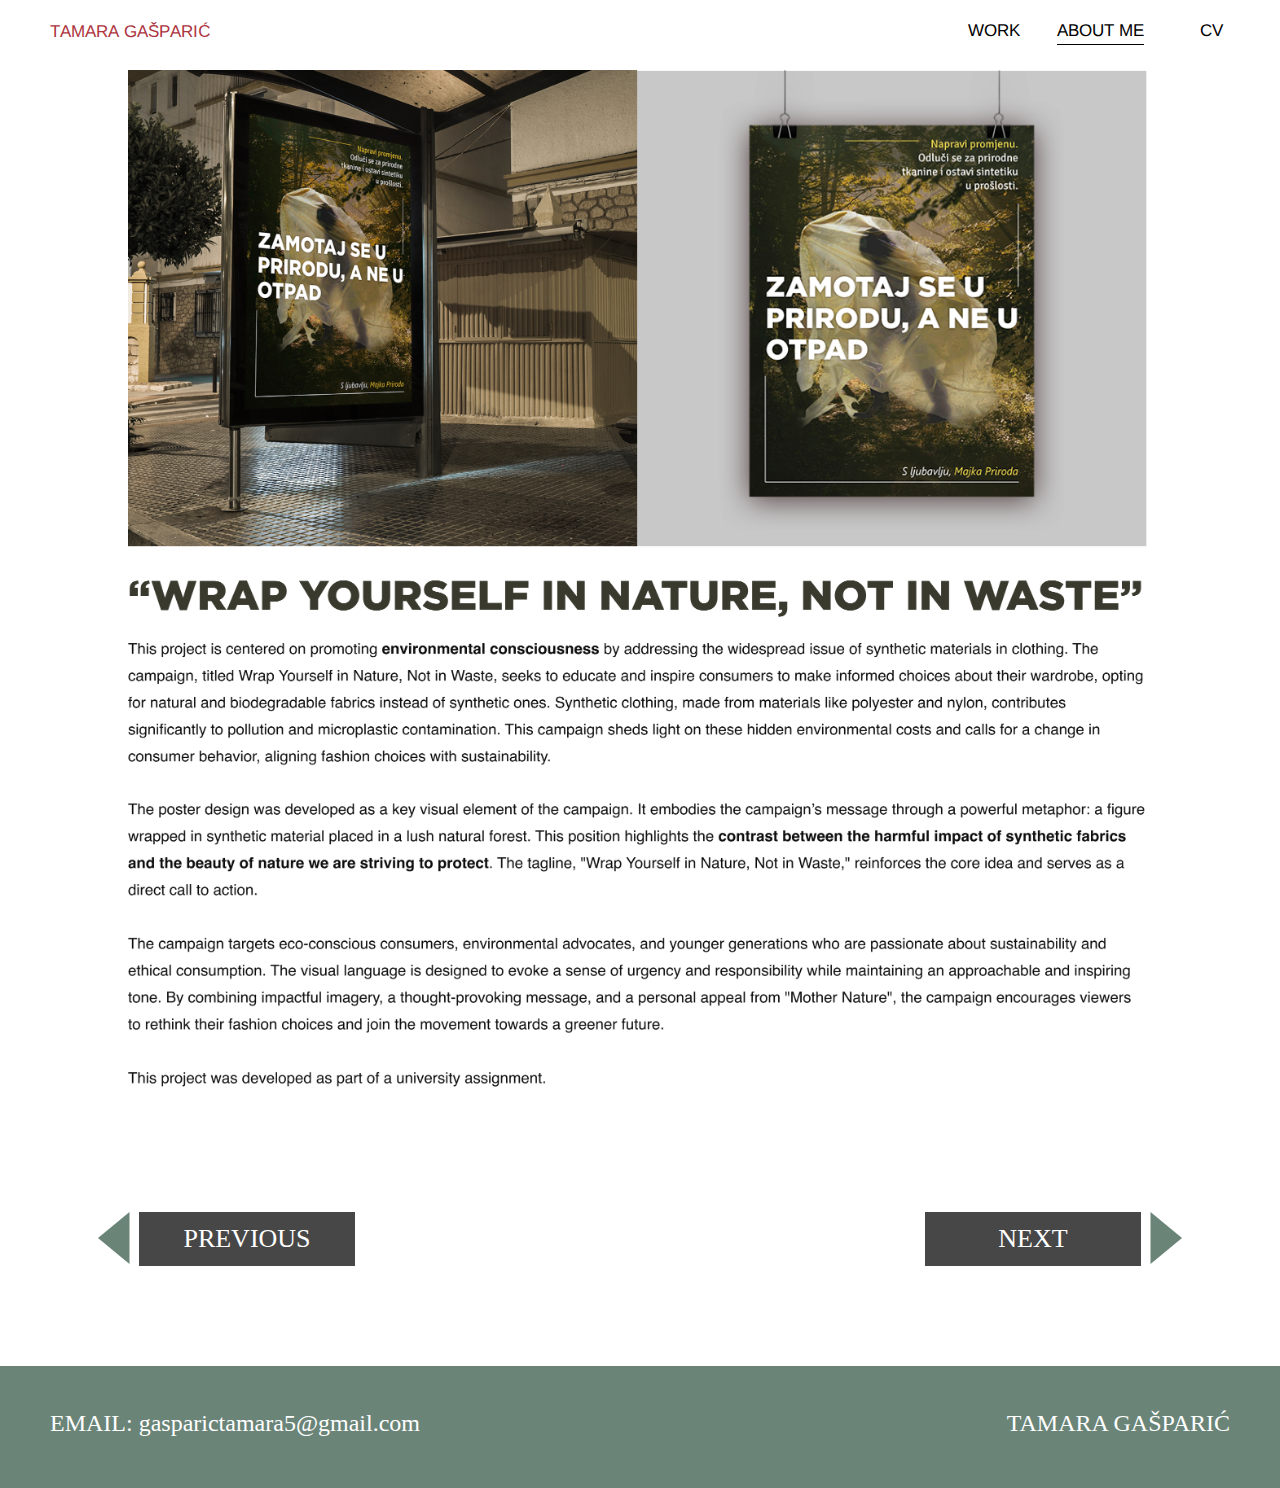
<file: poster.html>
<!DOCTYPE html>
<html>
  <head>
    <meta charset="utf-8" />
    <meta name="viewport" content="width=device-width, initial-scale=1">
    <title>Poster - Portfolio</title>
    <link rel="icon" type="image/x-icon" href="favicon.png" />
    <link rel="stylesheet" href="aboutme.css" />
    <link rel="preconnect" href="https://fonts.googleapis.com" />
    <link rel="preconnect" href="https://fonts.gstatic.com" crossorigin />
    <link
      href="https://fonts.googleapis.com/css2?family=Anton&display=swap"
      rel="stylesheet"
    />
    <script src="portfolio.js"></script>
  </head>
  <body>
    <div class="nav-desno-mobile" id="nav-desno-mobile">
      <img src="icons8-menu-100.png" height="35px" />
    </div>
    <div class="nav-overlay hidden">
      <div class="nav-mob-sve">
        <div class="nav-mob nav-mob-work">
          <a href="index.html">WORK</a>
        </div>
        <div class="nav-mob nav-mob-aboutme">
          <a href="aboutme.html">ABOUT ME</a>
        </div>
        <div class="nav-mob nav-mob-cv">
          <a href="Tamara Gašparić - CV.pdf" target="_blank">CV</a>
        </div>
      </div>
    </div>
    <div class="ABOUTME">
      <div class="navv">
        <div class="nav">
          <div class="nav-lijevo">TAMARA GAŠPARIĆ</div>
          <div class="desno">
            <div class="nav-desno nav-work"><a href="index.html">WORK</a></div>
            <div class="nav-desno nav-aboutme">
              <a href="aboutme.html">ABOUT ME</a>
            </div>
            <div class="nav-desno nav-cv">
              <a href="Tamara Gašparić - CV.pdf" target="_blank">CV</a>
            </div>
          </div>
        </div>
      </div>
    </div>
    <div class="casestudy">
      <img
        class="desktop poster_image"
        src="poster casestudy.png"
        alt="Poster Case Study"
        width="1256.97px"
      />
      <img
        class="mobile"
        src="poster-mobile.png"
        alt="Poster Case Study"
        width="100%"
      />
    </div>
    <div class="previous-next" style="margin-top: 50px">
      <div class="previous gumb">
        <div class="trokut1">
          <svg
            xmlns="http://www.w3.org/2000/svg"
            width="32"
            height="52"
            viewBox="0 0 32 52"
            fill="none"
          >
            <path
              d="M-1.31134e-06 26L31.5 0.0192361L31.5 51.9808L-1.31134e-06 26Z"
              fill="#6A8478"
            />
          </svg>
        </div>
        <button class="gumbici"><a href="kolegiraj.html">PREVIOUS</a></button>
      </div>
      <div class="next gumb">
        <button class="gumbici"><a href="Notionredesign.html">NEXT</a></button>
        <div class="trokut2">
          <svg
            xmlns="http://www.w3.org/2000/svg"
            width="32"
            height="52"
            viewBox="0 0 32 52"
            fill="none"
          >
            <path
              d="M32 26L0.499999 0.0192361L0.499996 51.9808L32 26Z"
              fill="#6A8478"
            />
          </svg>
        </div>
      </div>
    </div>
    <footer style="margin-top: 350px">
      <p>
        <span class="email-podebljaj">EMAIL:</span> gasparictamara5@gmail.com
      </p>
      <p>TAMARA GAŠPARIĆ</p>
    </footer>
  </body>
</html>
</file>
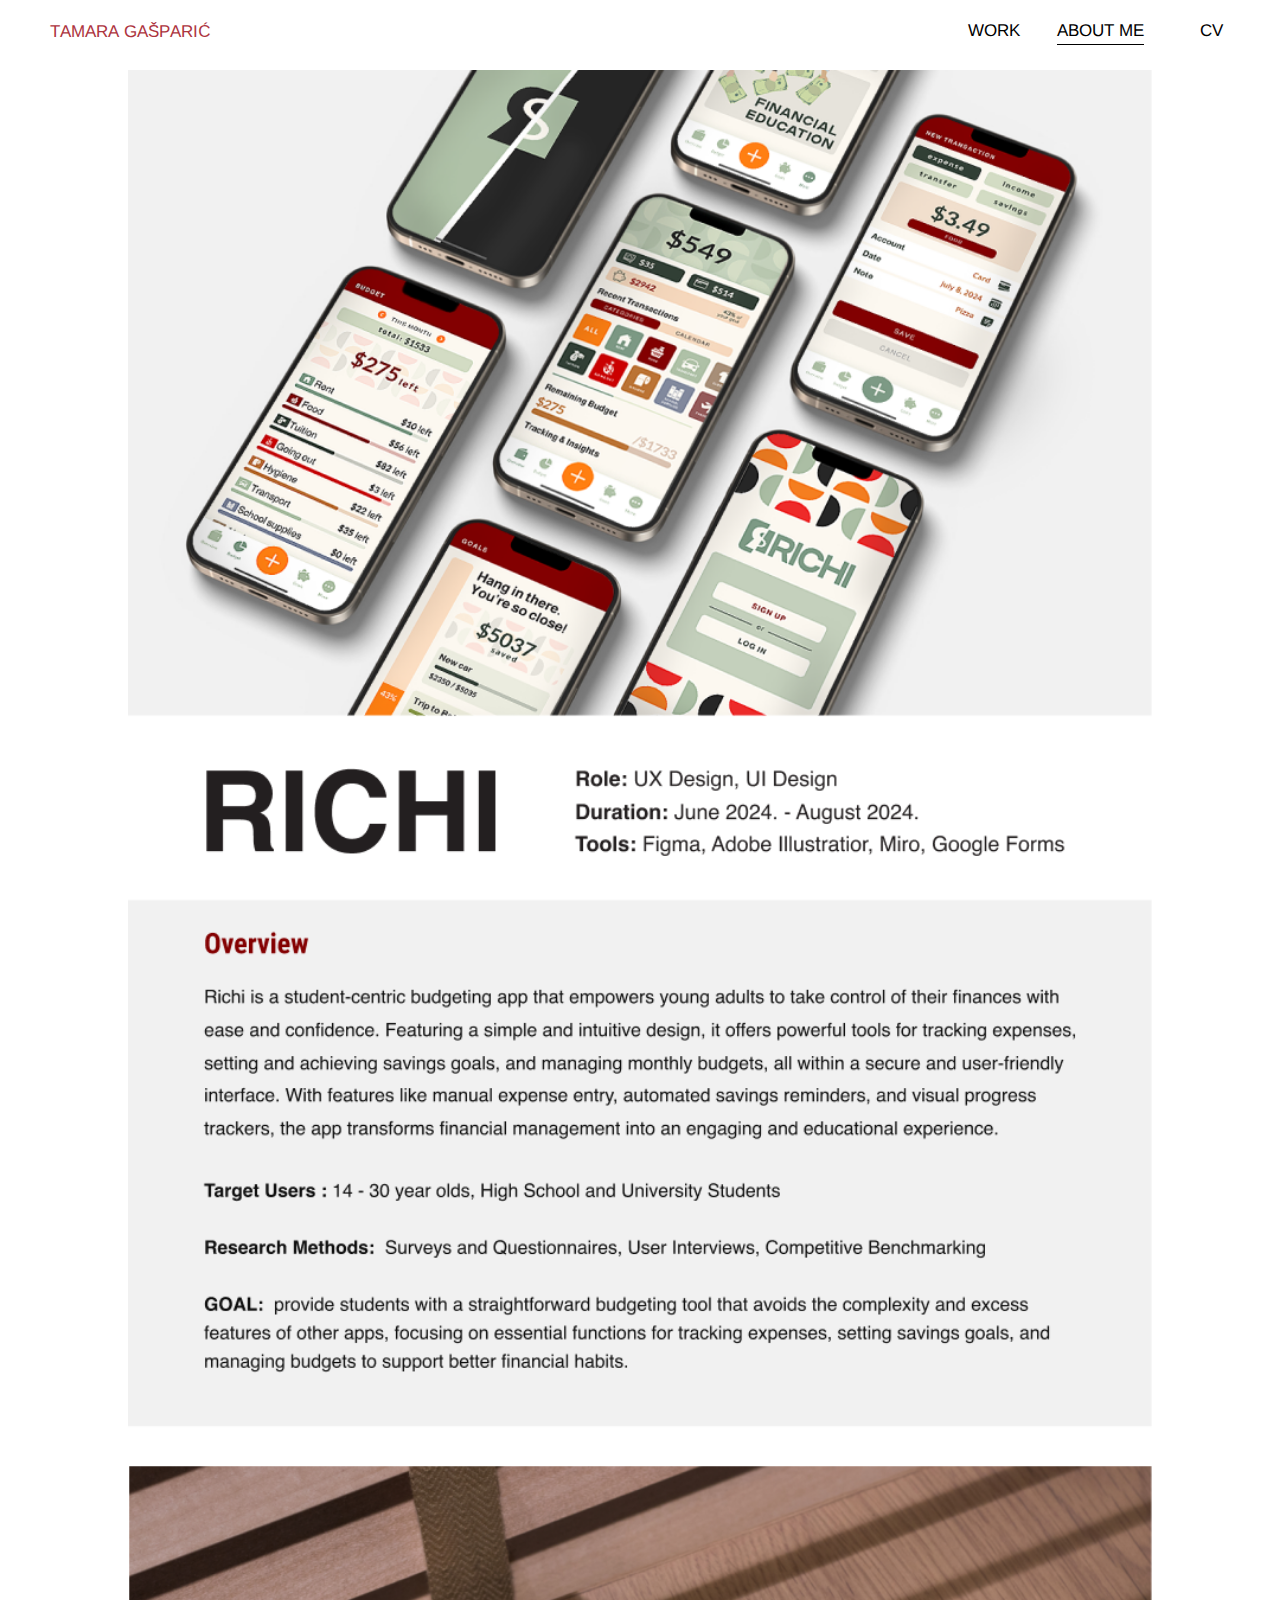
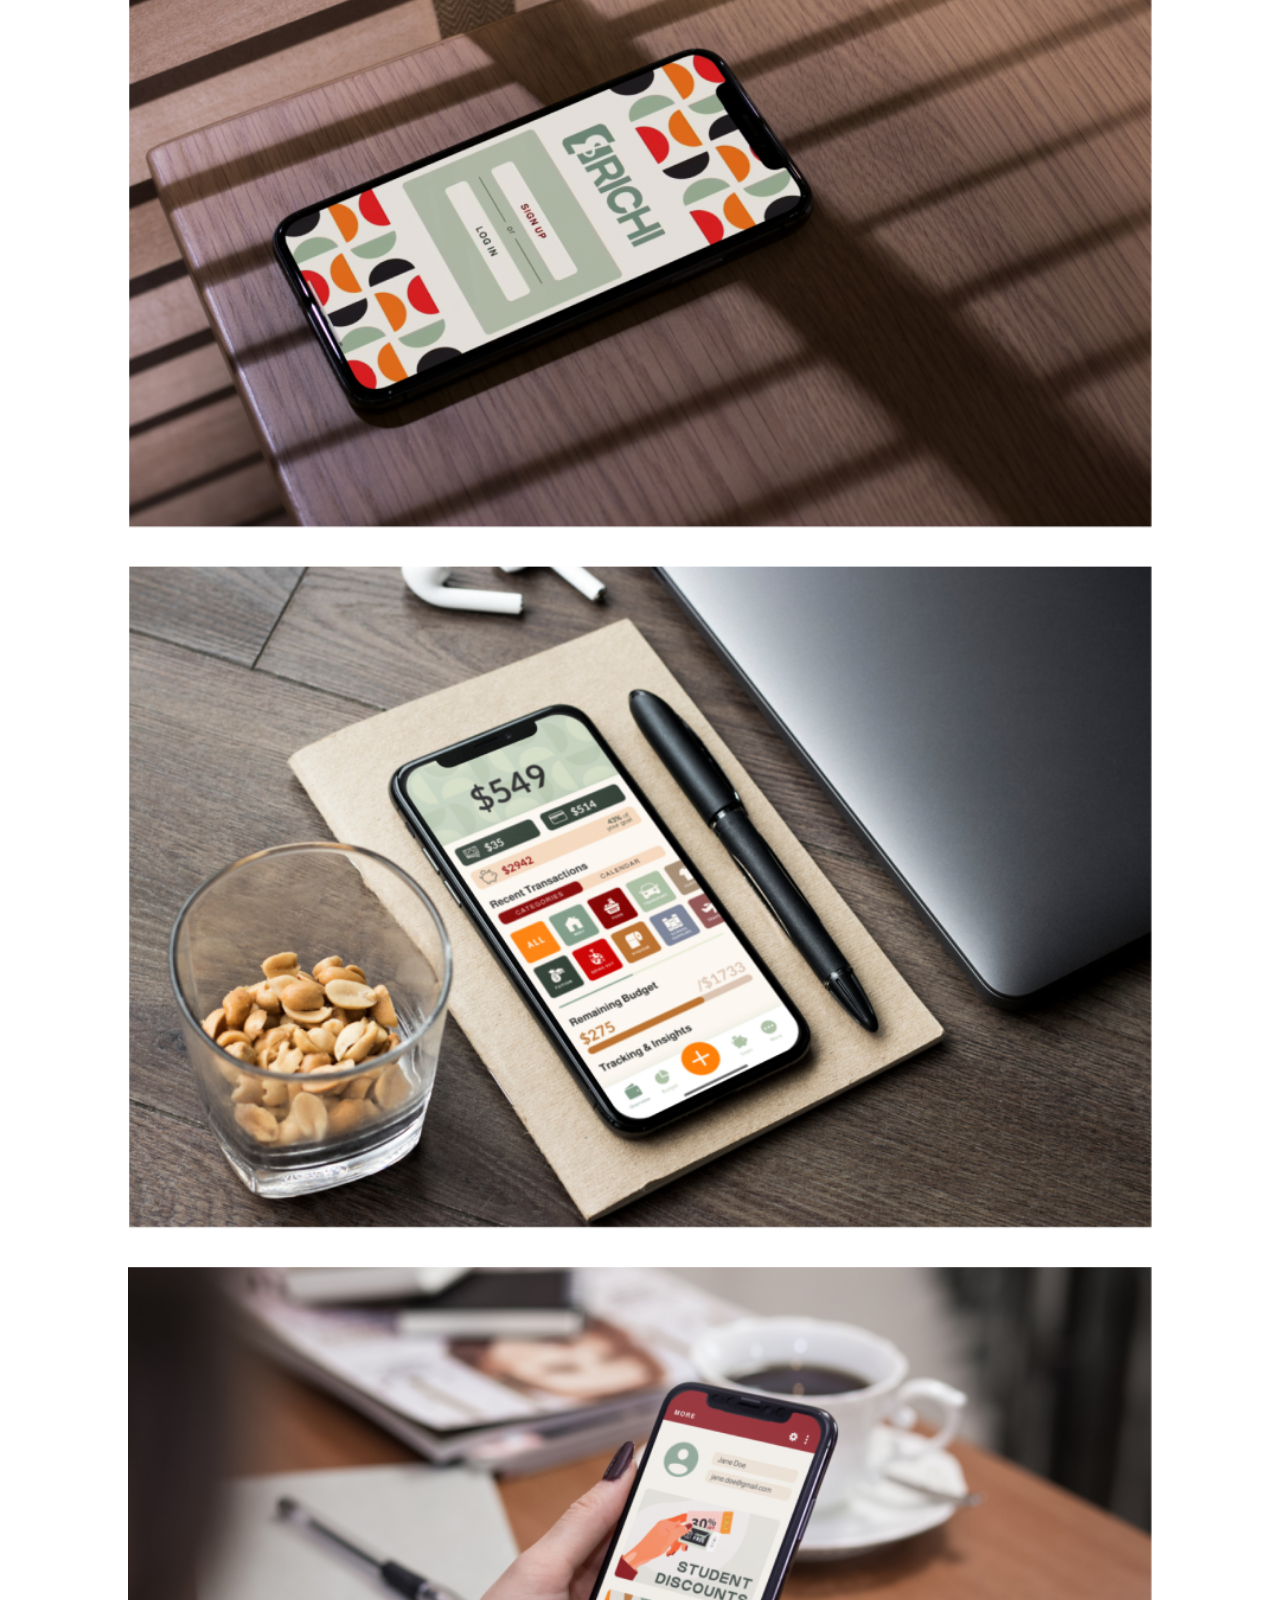
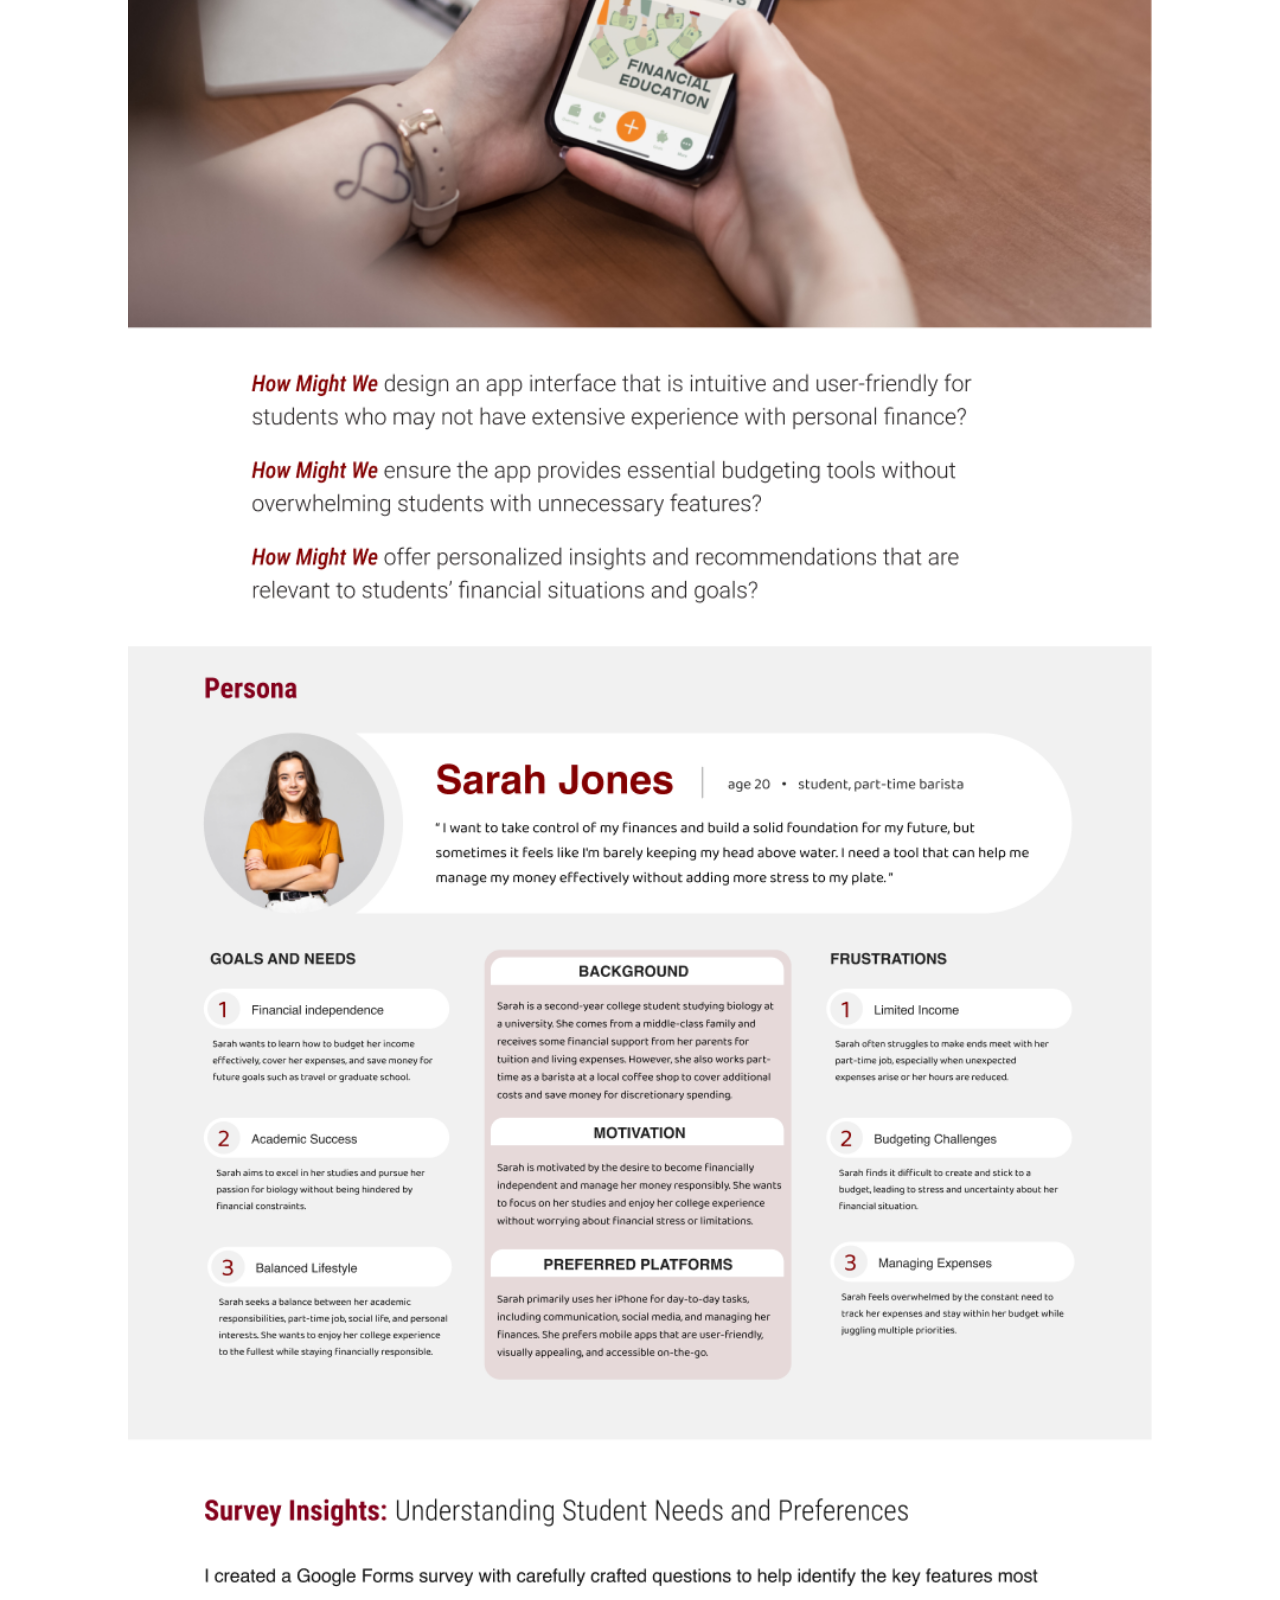
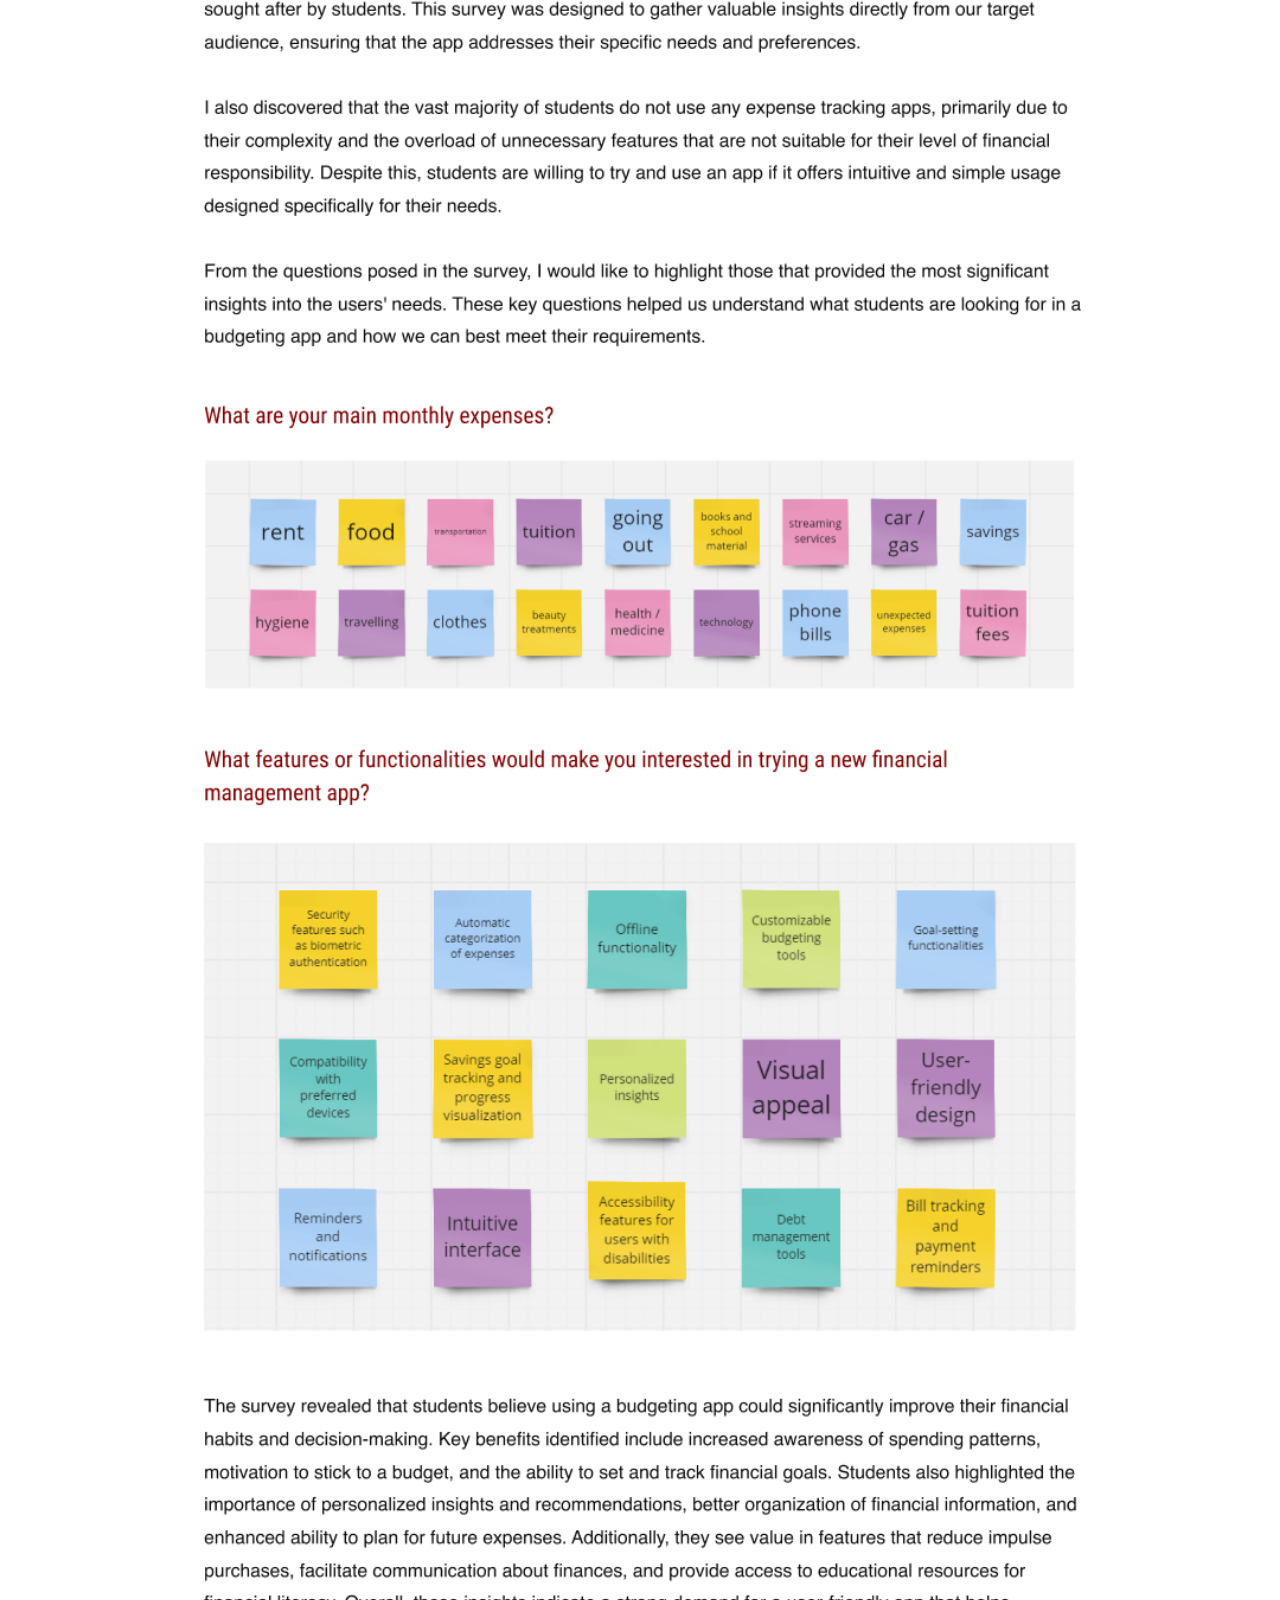
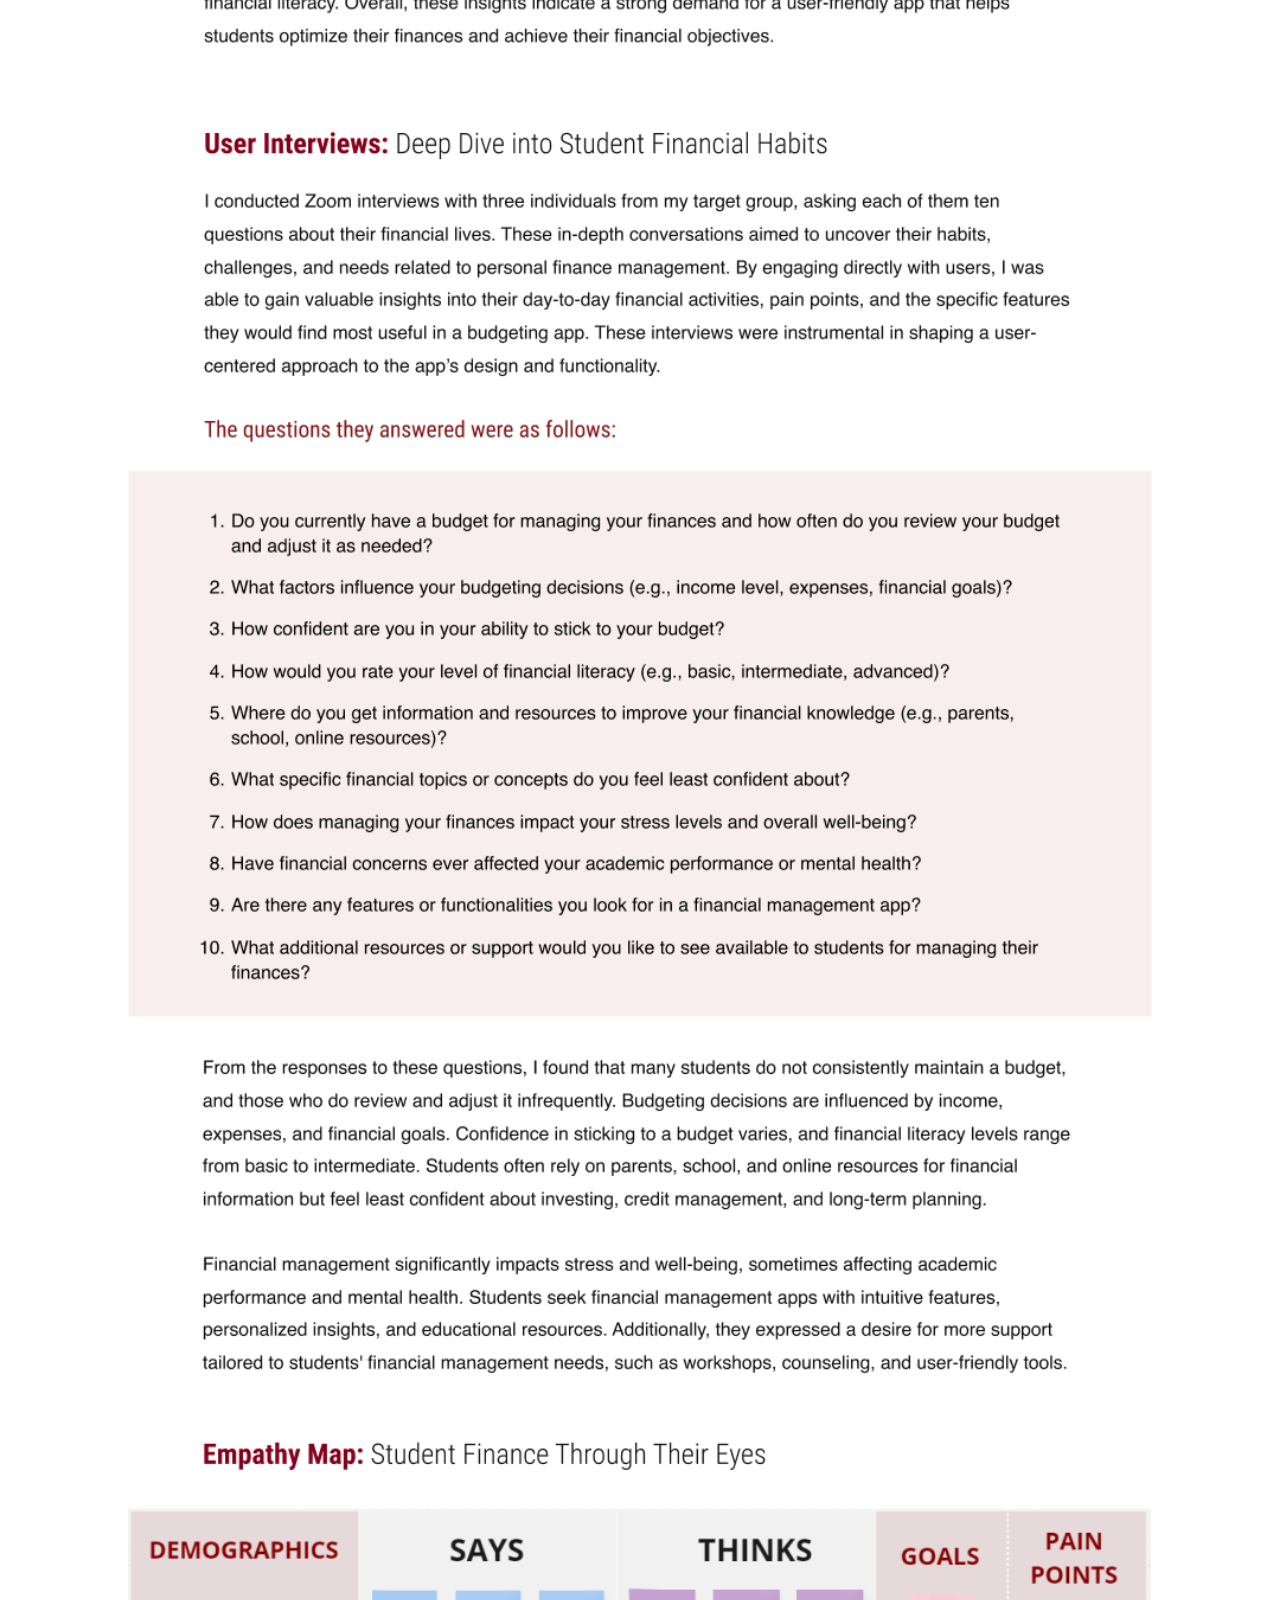
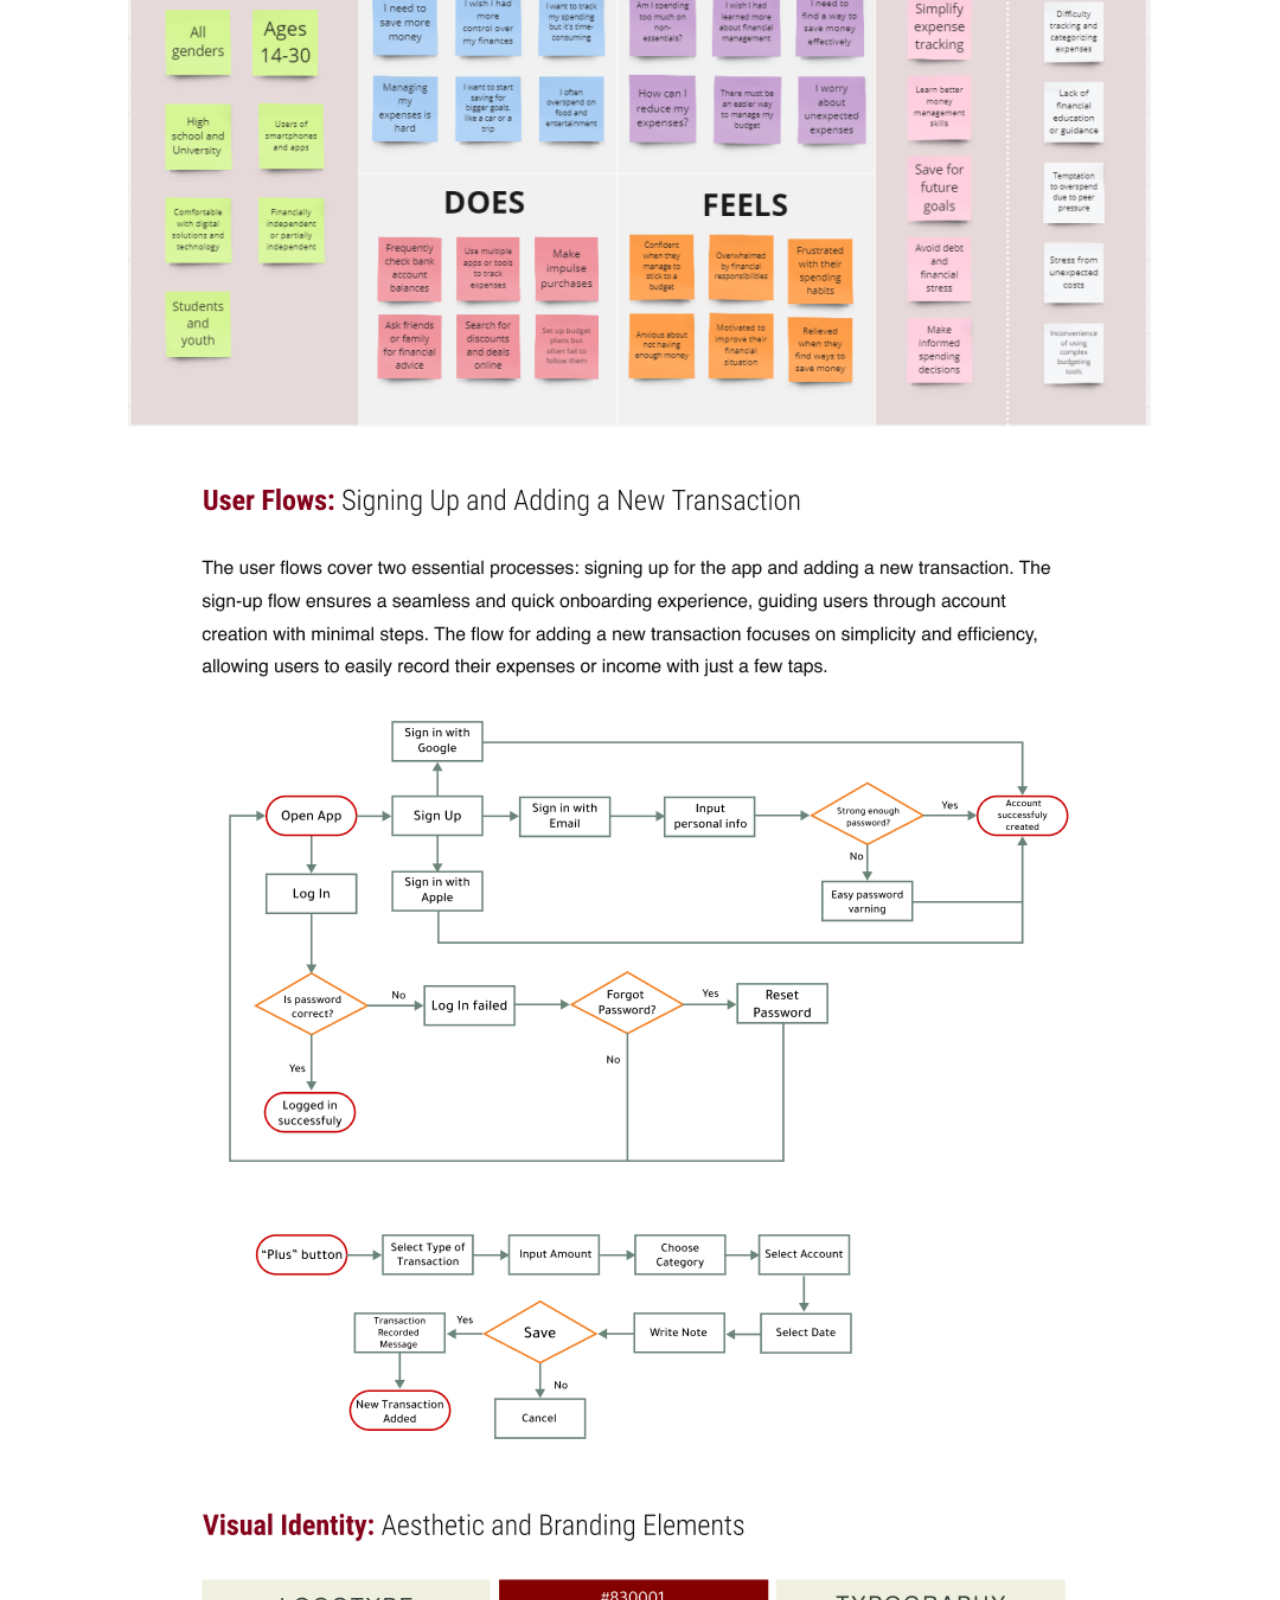
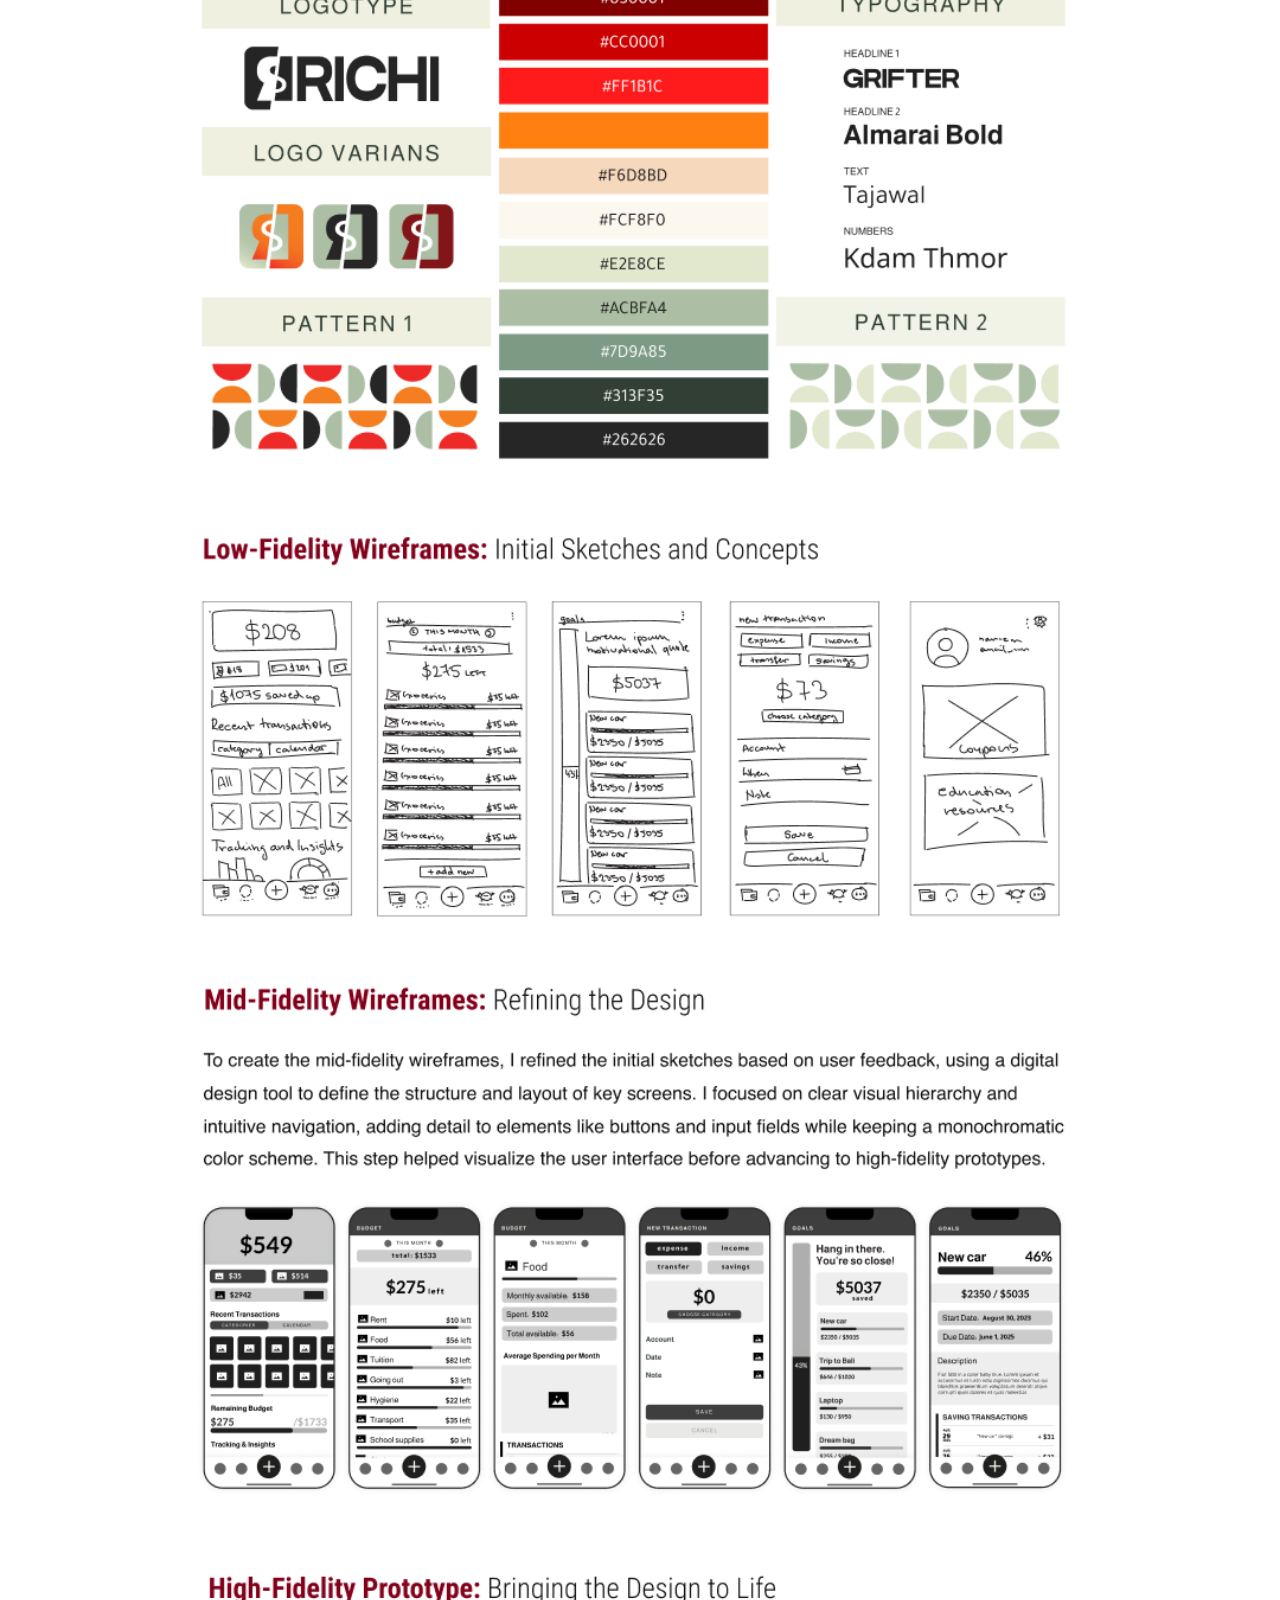
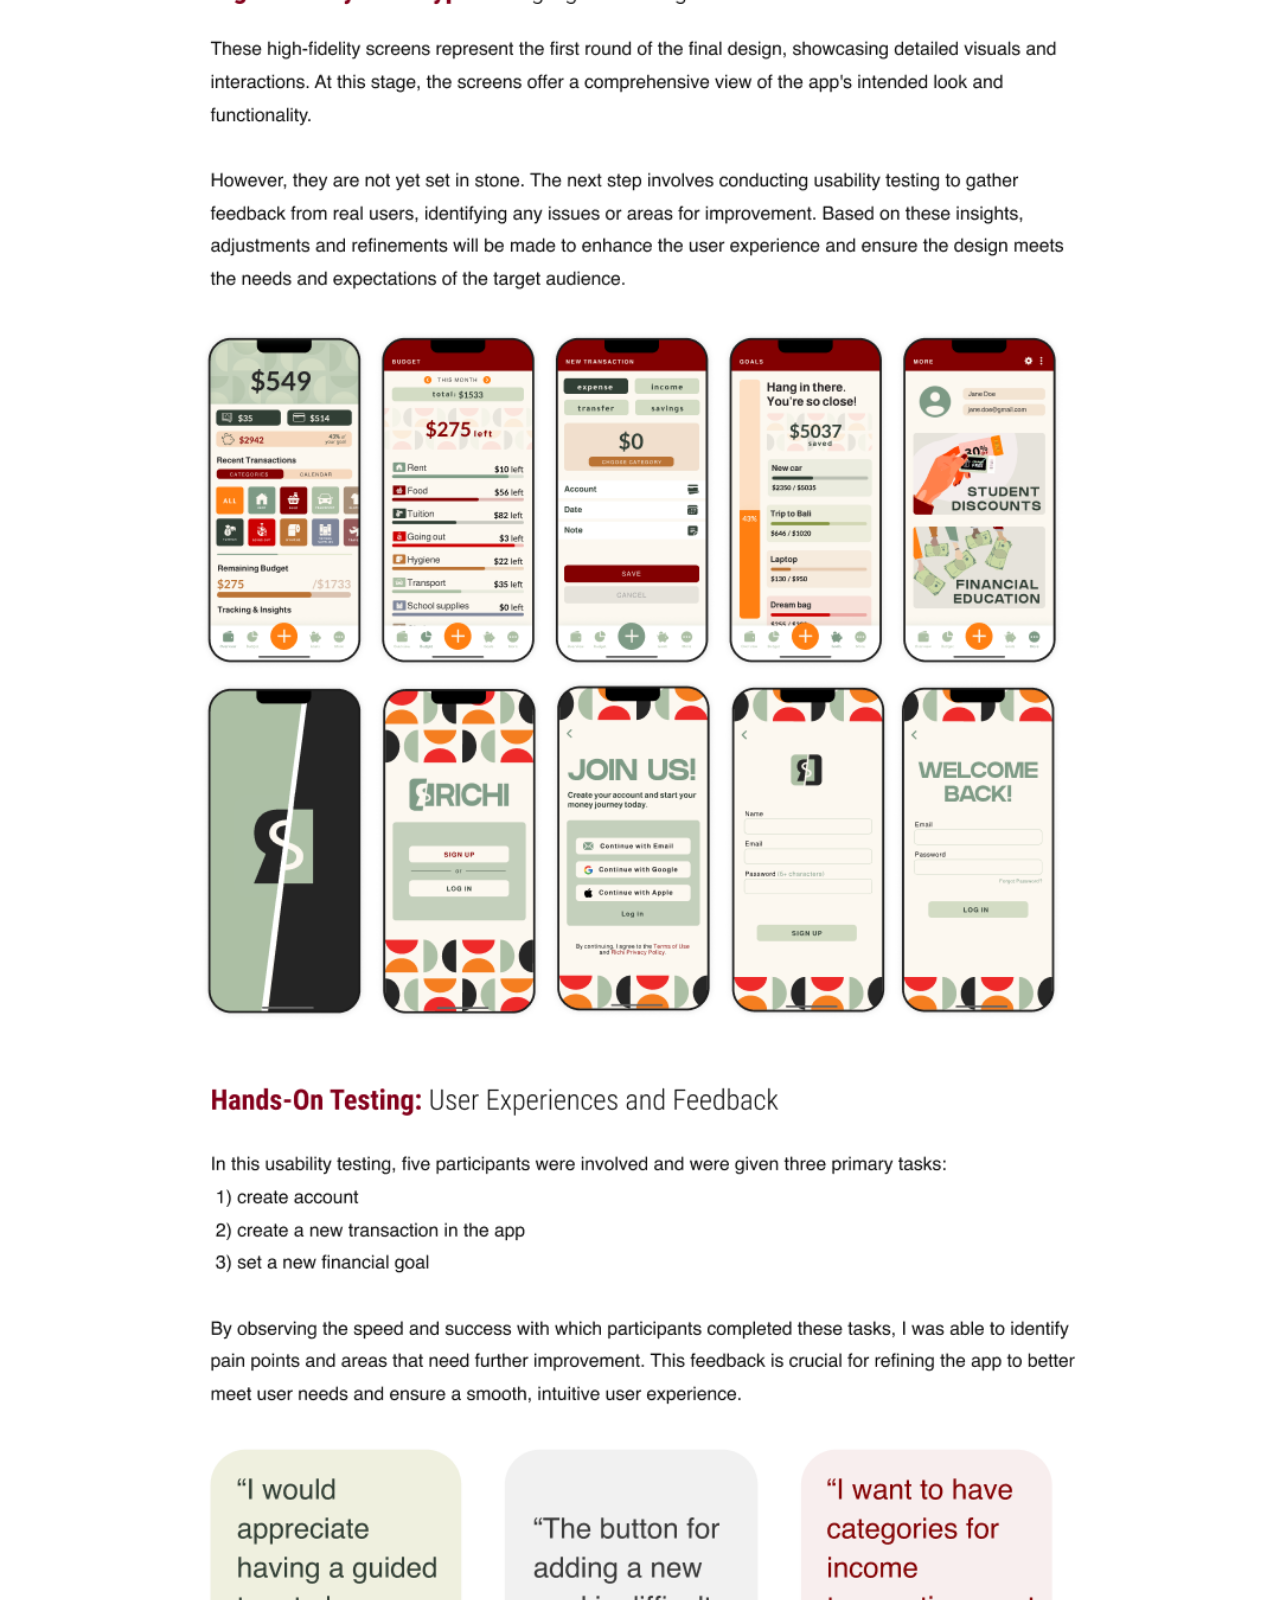
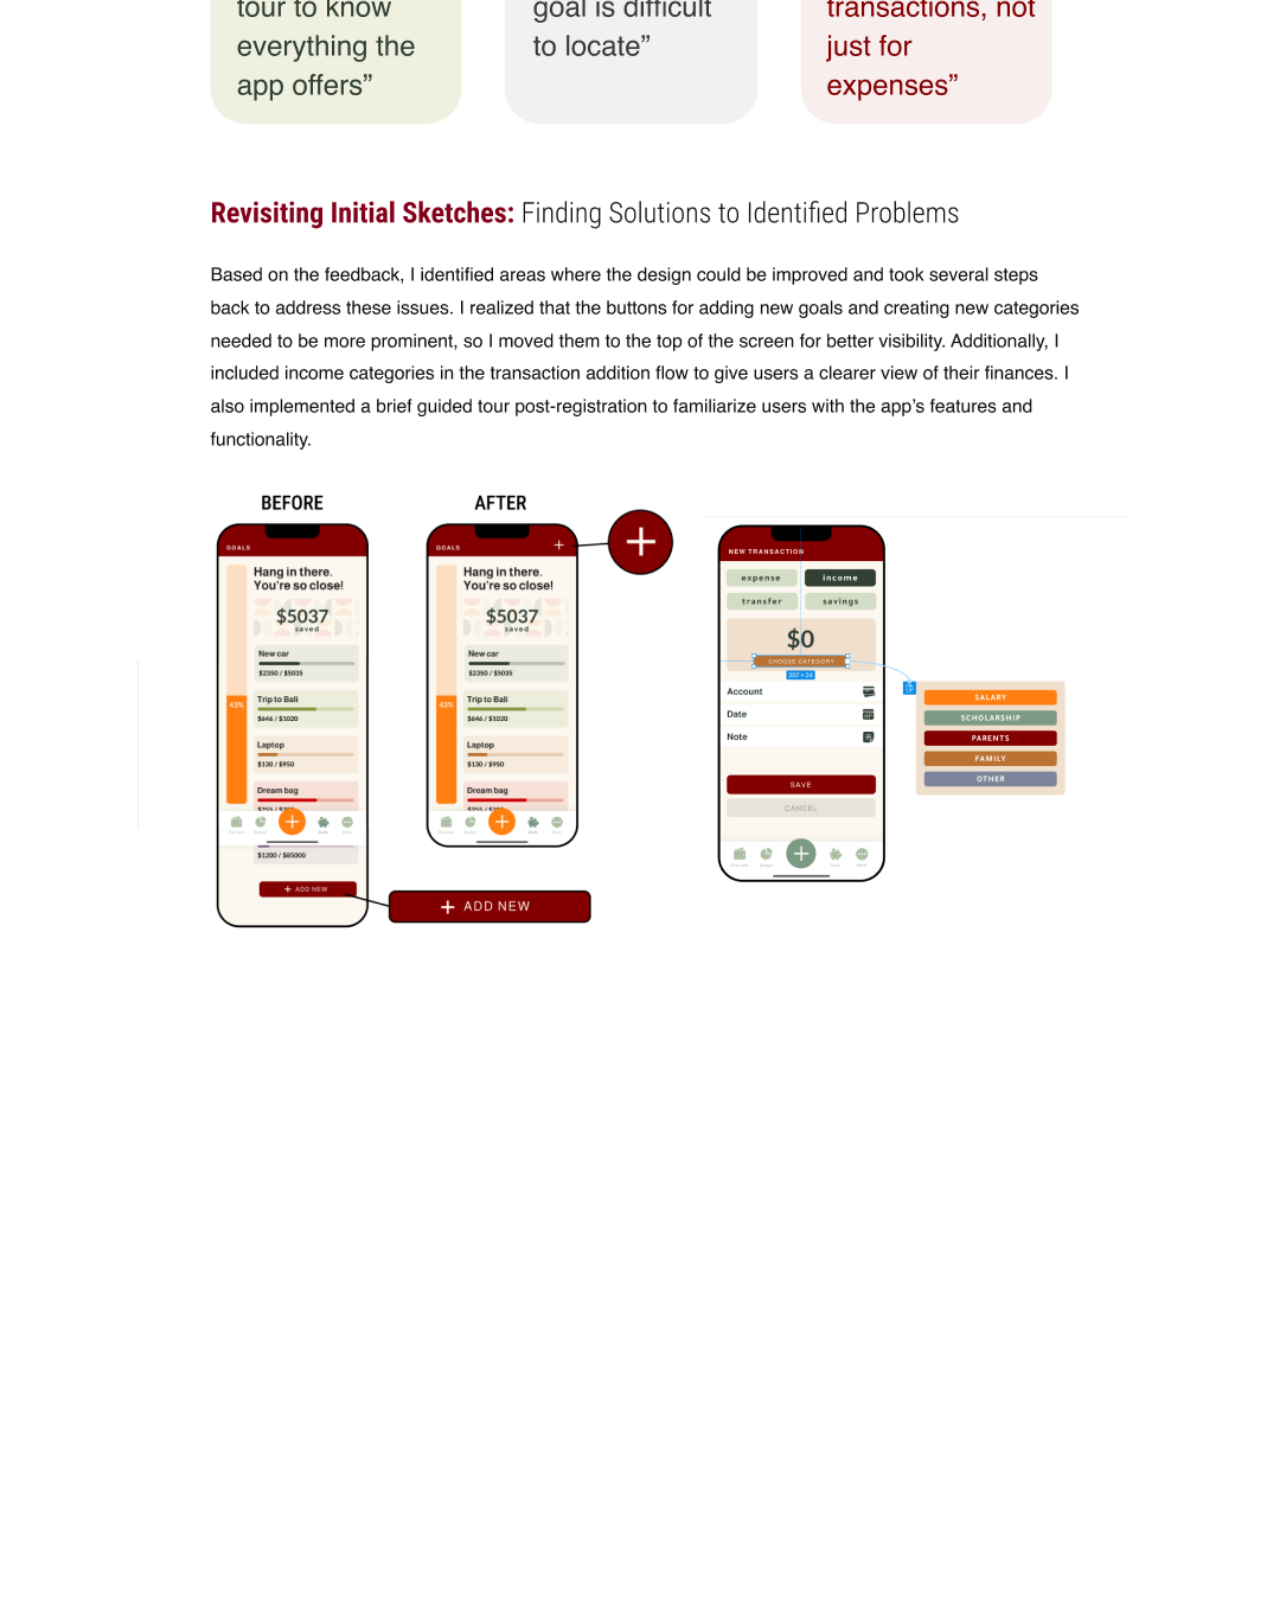
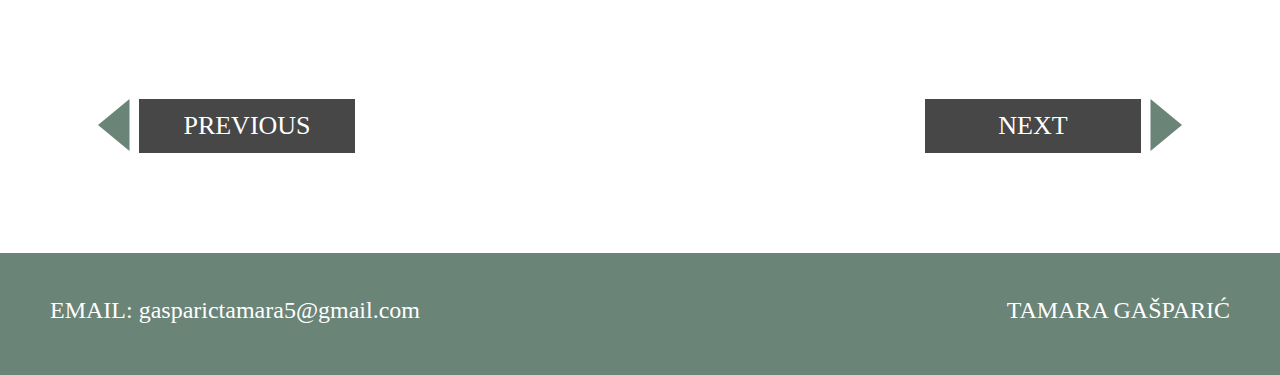
<file: Richi.html>
<!DOCTYPE html>
<html>
  <head>
    <meta charset="utf-8" />
    <meta name="viewport" content="width=device-width, initial-scale=1">
    <title>Richi - Portfolio</title>
    <link rel="icon" type="image/x-icon" href="favicon.png" />
    <link rel="stylesheet" href="aboutme.css" />
    <link rel="preconnect" href="https://fonts.googleapis.com" />
    <link rel="preconnect" href="https://fonts.gstatic.com" crossorigin />
    <link
      href="https://fonts.googleapis.com/css2?family=Anton&display=swap"
      rel="stylesheet"
    />
    <script src="portfolio.js"></script>
  </head>
  <body>
    <div class="nav-desno-mobile" id="nav-desno-mobile">
      <img src="icons8-menu-100.png" height="35px" />
    </div>
    <div class="nav-overlay hidden">
      <div class="nav-mob-sve">
        <div class="nav-mob nav-mob-work">
          <a href="index.html">WORK</a>
        </div>
        <div class="nav-mob nav-mob-aboutme">
          <a href="aboutme.html">ABOUT ME</a>
        </div>
        <div class="nav-mob nav-mob-cv">
          <a href="Tamara Gašparić - CV.pdf" target="_blank">CV</a>
        </div>
      </div>
    </div>
    <div class="ABOUTME">
      <div class="navv">
        <div class="nav">
          <div class="nav-lijevo">TAMARA GAŠPARIĆ</div>
          <div class="desno">
            <div class="nav-desno nav-work"><a href="index.html">WORK</a></div>
            <div class="nav-desno nav-aboutme">
              <a href="aboutme.html">ABOUT ME</a>
            </div>
            <div class="nav-desno nav-cv">
              <a href="Tamara Gašparić - CV.pdf" target="_blank">CV</a>
            </div>
          </div>
        </div>
      </div>
    </div>
    <div class="casestudy">
      <img
        class="desktop richi_image"
        src="richi.png"
        alt="Richi Case Study"
        width="768px"
      />
      <img
        class="mobile"
        src="richi-mobile.png"
        alt="Richi Case Study"
        width="100%"
      />
    </div>
    <div class="previous-next">
      <div class="previous gumb">
        <div class="trokut1">
          <svg
            xmlns="http://www.w3.org/2000/svg"
            width="32"
            height="52"
            viewBox="0 0 32 52"
            fill="none"
          >
            <path
              d="M-1.31134e-06 26L31.5 0.0192361L31.5 51.9808L-1.31134e-06 26Z"
              fill="#6A8478"
            />
          </svg>
        </div>
        <button class="gumbici"><a href="pictograms.html">PREVIOUS</a></button>
      </div>
      <div class="next gumb">
        <button class="gumbici"><a href="artise.html">NEXT</a></button>
        <div class="trokut2">
          <svg
            xmlns="http://www.w3.org/2000/svg"
            width="32"
            height="52"
            viewBox="0 0 32 52"
            fill="none"
          >
            <path
              d="M32 26L0.499999 0.0192361L0.499996 51.9808L32 26Z"
              fill="#6A8478"
            />
          </svg>
        </div>
      </div>
    </div>
    <footer style="margin-top: 350px">
      <p>
        <span class="email-podebljaj">EMAIL:</span> gasparictamara5@gmail.com
      </p>
      <p>TAMARA GAŠPARIĆ</p>
    </footer>
  </body>
</html>
</file>
<file: style.css>
@font-face {
  font-family: "Exquite";
  src: url(Exquite.ttf);
}

@font-face {
  font-family: "Segoe UI-Regular";
  src: url(Segoe\ UI.ttf);
}

@font-face {
  font-family: "TharLon-Regular";
  src: url(Tharlon-Regular.ttf);
}

.anton-regular {
  font-family: "Anton", serif;
  font-weight: 400;
  font-style: normal;
}

* {
  box-sizing: border-box;
}

html,
body {
  max-width: 100%;
  overflow-x: hidden;
}

.WORK {
  background-color: #ffffff;
  display: flex;
  flex-direction: row;
  justify-content: center;
  width: 100%;
}

.WORK .div {
  background-color: #ffffff;
  overflow: hidden;
  width: 100%;
  display: flex;
  justify-content: center;
}

.WORK .banner {
  position: absolute;
  width: 1659px;
  height: 598px;
  top: 55px;
}

.WORK .banner-group {
  position: relative;
  width: 1576px;
  height: 598px;
  top: 0;
  left: 83px;
}

.WORK .text-portfolio-1 {
  top: 182px;
  left: 167px;
  color: #eeeee5;
  position: absolute;
  width: 687px;
  font-family: "Anton", Helvetica;
  font-weight: 400;
  font-size: 173.7px;
  letter-spacing: 0;
  line-height: normal;
}

.WORK .text-portfolio-2 {
  top: 364px;
  left: 320px;
  color: #f7f7f2;
  position: absolute;
  width: 687px;
  font-family: "Anton", Helvetica;
  font-weight: 400;
  font-size: 173.7px;
  letter-spacing: 0;
  line-height: normal;
}

.WORK .text-portfolio-3 {
  top: 0;
  left: 69px;
  color: #8daa9d;
  position: absolute;
  width: 687px;
  font-family: "Anton", Helvetica;
  font-weight: 400;
  font-size: 173.7px;
  letter-spacing: 0;
  line-height: normal;
}

.WORK .text-quote-4 {
  position: relative;
  top: 454px;
  left: 0;
  font-family: "Exquite", Helvetica;
  font-weight: 400;
  color: #ad343e;
  font-size: 88.5px;
  letter-spacing: 0;
  line-height: normal;
}

.WORK .group {
  position: absolute;
  width: 655px;
  height: 174px;
  top: 232px;
  left: 177px;
  transform: rotate(-11.97deg);
}

.WORK .overlap-2 {
  position: relative;
  width: 647px;
  height: 174px;
}

.WORK .overlap-group-2 {
  position: absolute;
  width: 647px;
  height: 174px;
  top: 0;
  left: 0;
}

.WORK .rectangle {
  position: absolute;
  width: 653px;
  height: 39px;
  top: 67px;
  left: -3px;
  background-color: #474747;
  transform: rotate(11.98deg);
}

.WORK .text-wrapper-5 {
  width: 179px;
  top: 79px;
  left: 261px;
  transform: rotate(11.87deg);
  font-family: "TharLon-Regular", Helvetica;
  font-weight: 400;
  color: #ffffff;
  font-size: 20px;
  line-height: normal;
  position: absolute;
  letter-spacing: 0;
}

.WORK .text-wrapper-6 {
  position: absolute;
  width: 179px;
  top: 32px;
  left: 38px;
  transform: rotate(12.03deg);
  font-family: "TharLon-Regular", Helvetica;
  font-weight: 400;
  color: #ffffff;
  font-size: 20px;
  letter-spacing: 0;
  line-height: normal;
}

.WORK .text-wrapper-7 {
  width: 179px;
  top: 121px;
  left: 461px;
  transform: rotate(11.92deg);
  font-family: "TharLon-Regular", Helvetica;
  font-weight: 400;
  color: #ffffff;
  font-size: 20px;
  line-height: normal;
  position: absolute;
  letter-spacing: 0;
}

.WORK .opis {
  position: relative;
  width: 448px;
  justify-self: center;
  top: -470px;
  left: 380px;
  font-family: "Segoe UI-Regular", Helvetica;
  font-weight: 400;
  color: transparent;
  font-size: 20px;
  text-align: justify;
  letter-spacing: 0;
  line-height: 27px;
  margin-right: 0;
}

.WORK .span {
  color: #8daa9d;
}

.WORK .text-wrapper-8 {
  color: #000000;
}

.WORK .text-wrapper-9 {
  color: #ad343e;
}

.WORK .overlap-3 {
  position: absolute;
  width: 154px;
  height: 204px;
  top: 24px;
  left: 1432px;
}

.WORK .rectangle-2 {
  position: absolute;
  width: 119px;
  height: 169px;
  top: 35px;
  left: 83px;
  border: 3px solid;
  border-color: #ad343e;
}

.WORK .rectangle-3 {
  position: absolute;
  width: 127px;
  height: 70px;
  top: 0;
  left: 40;
  border: 3px solid;
  border-color: #8daa9d;
}

.WORK .rectangle-4 {
  position: absolute;
  width: 98px;
  height: 150px;
  top: 56px;
  left: 0;
  border: 3px solid;
  border-color: #474747;
}

.WORK .overlap-4 {
  position: absolute;
  width: 143px;
  height: 121px;
  top: 267px;
  left: 37px;
}

.WORK .rectangle-5 {
  position: absolute;
  width: 92px;
  height: 74px;
  top: 0;
  left: 0;
  border: 3px solid;
  border-color: #8daa9d;
}

.WORK .rectangle-6 {
  position: absolute;
  width: 92px;
  height: 74px;
  top: 47px;
  left: 51px;
  border: 3px solid;
  border-color: #e0e0ce;
}

.WORK .nav {
  display: flex;
  justify-content: space-between;
  height: 34px;
  margin-left: 0;
  margin-right: auto;
  width: 100%;
  height: 50px;
  padding-right: 90px;
  padding-left: 90px;
}

.WORK .nav-lijevo {
  color: #ad343e;
  font-family: "TharLon-Regular", Helvetica;
  font-weight: 400;
  font-size: 24px;
  letter-spacing: 0;
  line-height: normal;
  white-space: nowrap;
  padding-top: 20px;
}
.WORK .desno {
  display: flex;
  align-items: center;
  justify-content: flex-end;
  gap: 37px;
  margin-left: 0;
  padding-top: 20px;
}

.WORK .nav-desno {
  height: 32px;
  font-family: "TharLon-Regular", Helvetica;
  font-weight: 400;
  color: #000000;
  font-size: 20px;
  letter-spacing: 0;
  line-height: normal;
}

.nav-desno a {
  color: #000000;
  text-decoration: none;
}

.nav-desno a:hover {
  color: #6a8478;
  font-weight: 600;
}

.nav-desno a:active {
  color: #60796d;
  font-weight: 600;
}

.nav-work:active {
  color: #60796d;
  font-weight: 600;
  cursor: pointer;
}

.nav-work:hover {
  color: #6a8478;
  font-weight: 600;
  cursor: pointer;
}

.WORK .nav-work {
  width: 66px;
  text-decoration: underline;
  text-underline-offset: 8px;
  text-decoration-thickness: 1px;
}

.WORK .nav-aboutme {
  width: 106px;
}

.WORK .nav-cv {
  width: 30px;
}
body {
  overflow-x: hidden;
  margin: 0%;
}
/*-------------------------------------PROJECTS------------------------------------------------------*/
.projects {
  width: 100%;
  background-color: #eeeee5;
  margin: 0;
  margin-top: 630px;
  height: 4800px;
}

.flex-projects {
  display: block;
  justify-content: center;
  width: 80%;
  justify-self: center;
}

.projects h2 {
  -webkit-text-stroke-width: 3px;
  -webkit-text-stroke-color: #474747;
  color: #eeeee5;
  font-family: Anton, Helvetica;
  font-size: 128px;
  font-weight: 400;
  letter-spacing: 3.84px;
  position: relative;
  left: 62px;
  top: 40px;
  margin-bottom: 70px;
}

.project {
  width: 1089.269px;
  height: 363.94px;
  background-color: #ffffff;
  justify-self: center;
  display: flex;
  margin-top: 80px;
}

.one img {
  margin-top: 6.8px;
  margin-left: 6.8px;
}

.naziv-projekta {
  color: #ad343e;
  font-family: Exquite, Helvetica, sans-serif;
  font-size: 70.532px;
  font-weight: 400;
  letter-spacing: 3.527px;
  margin-left: 30px;
  margin-top: 23px;
}

.vrsta-projekta {
  color: #8daa9d;
  font-family: Helvetica;
  font-size: 17.007px;
  font-weight: 700;
  margin-left: 30px;
  position: relative;
  top: -61px;
}

.kratak-opis {
  width: 449.823px;
  height: 117.345px;

  color: #0e0e0e;

  font-family: Helvetica;
  font-size: 22.109px;
  font-weight: 400;
  line-height: 39.22px;
  position: relative;
  margin: 0;
  margin-left: 30px;
  top: -85px;
}

.projects button {
  width: 142.855px;
  height: 35.714px;
  background-color: #474747;
  color: #fff;
  justify-content: center;
  align-items: center;
  font-family: TharLon;
  font-size: 17.196px;
  font-weight: 400;
  border: 0;
  position: relative;
  left: 336px;
  top: -60px;
  transition: 0.2s;
}

button a {
  color: #fff;
  text-decoration: none;
}

.projects button:hover {
  background-color: #ad343e;
  cursor: pointer;
}

.projects button:active {
  background-color: #651f24;
  cursor: pointer;
}

.two {
  margin-top: 80px;
}

.two img {
  margin-top: 5.8px;
}

.smanji {
  font-size: 62px;
  margin-bottom: 75px;
}
/*-----------------------------------------FOOTER-------------------------------------------------------*/
footer {
  width: 100%;
  display: flex;
  justify-content: space-between;
  height: 122px;
  background-color: #6a8478;
  color: #fff;
  font-family: "Segoe UI";
  font-size: 24px;
  font-weight: 300;
  margin-bottom: 0px;
}

footer > p {
  padding-top: 20px;
  padding-left: 50px;
  padding-right: 50px;
}

.email-podebljaj {
  font-weight: 500;
}

.container1 {
  position: relative;
  width: 100%;
  height: 100vh;
  display: flex;
}

.scrolling-text {
  display: flex;
  white-space: nowrap; /* Sprječava prelamanje teksta */
  animation: moveText 40s linear infinite; /* Kontinuirano pomicanje */
}

.text-quote-4 {
  padding-right: 70px; /* Razmak između kopija */
}
@keyframes moveText {
  0% {
    transform: translateX(0); /* Početni položaj */
  }
  100% {
    transform: translateX(-100%); /* Pomicanje za cijeli širinu */
  }
}

.image-container {
  display: inline-block;
  overflow: hidden;
}

.image-container img {
  transition: all 0.2s ease;
  vertical-align: middle;
}

.image-container img:hover {
  transform: scale(1.5);
  -ms-transform: scale(1.5); /* IE 9 */
  -moz-transform: scale(1.5); /* Firefox */
  -webkit-transform: scale(1.5); /* Safari and Chrome */
  -o-transform: scale(1.5); /* Opera */
  cursor: pointer;
  filter: brightness(85%);
}

.one .image-container {
  padding-bottom: 6.5px;
}

.two .image-container {
  padding-bottom: 8px;
  padding-right: 7px;
  width: 538.257px;
  position: relative;
  left: 64px;
}

.two > img {
  position: relative;
  left: -64px;
}

.nav-desno-mobile {
  display: none;
}

@media only screen and (max-width: 450px) {
  .nav-desno {
    display: none;
  }

  .WORK .nav-lijevo {
    font-size: 17.8px;
  }

  .WORK .nav {
    display: flex;
    justify-content: space-between;
    height: 34px;
    margin-left: 0;
    margin-right: auto;
    gap: 40px;
    height: 50px;
    padding-top: 5px;
    padding-left: 30px;
  }

  .nav-desno-mobile {
    display: block;
    position: absolute;
    top: 20px;
    right: 20px;
    height: 35px;
    z-index: 40;
  }

  .WORK .text-portfolio-3 {
    font-size: 55.32px;
    top: 0px;
    left: -65px;
    position: absolute;
  }

  .WORK .text-portfolio-2 {
    font-size: 55.32px;
    top: 60px;
    left: -40px;
    position: absolute;
    color: #eeeee5;
  }

  .WORK .text-portfolio-1 {
    font-size: 55.32px;
    top: 120px;
    left: -10px;
    position: absolute;
    color: #f7f7f2;
  }

  .WORK .banner {
    position: absolute;
    width: 100%;
    top: 55px;
  }

  .WORK .banner-group {
    position: relative;
    width: 100%;
  }

  .overlap-3,
  .overlap-4,
  .rectangle-4 {
    display: none;
  }

  .WORK .group {
    position: absolute;
    width: 100%;
    height: 19px;
    top: 60px;
    left: -90px;
    transform: rotate(-11.97deg);
  }

  .WORK .overlap-2 {
    position: relative;
    width: 647px;
    height: 174px;
  }

  .WORK .overlap-group-2 {
    position: absolute;
    width: 647px;
    height: 174px;
    top: 0;
    left: 0;
  }

  .WORK .rectangle {
    position: absolute;
    width: 100%;
    height: 19px;
    top: 68.5px;
    left: -3px;
    background-color: #474747;
  }

  .WORK .text-wrapper-5 {
    width: 179px;
    top: 51px;
    left: 127px;

    font-family: "TharLon-Regular", Helvetica;
    font-weight: 400;
    color: #ffffff;
    font-size: 7.864px;
    line-height: normal;
    position: absolute;
    letter-spacing: 0;
  }

  .WORK .text-wrapper-6 {
    position: absolute;
    width: 179px;
    top: 32px;
    left: 38px;

    font-family: "TharLon-Regular", Helvetica;
    font-weight: 400;
    color: #ffffff;
    font-size: 7.864px;
    letter-spacing: 0;
    line-height: normal;
  }

  .WORK .text-wrapper-7 {
    width: 179px;
    top: 67px;
    left: 205px;
    font-family: "TharLon-Regular", Helvetica;
    font-weight: 400;
    color: #ffffff;
    font-size: 7.864px;
    line-height: normal;
    position: absolute;
    letter-spacing: 0;
  }

  .WORK .text-quote-4 {
    position: relative;
    top: 149px;
    left: 0;
    font-size: 20px;
    padding-right: 20px;
  }

  .WORK .opis {
    position: absolute;
    width: 270px;
    top: 0px;
    left: 0px;
    font-size: 11.393px;
    line-height: 16.276px;
  }

  .projects {
    width: 100%;
    background-color: #eeeee5;
    margin: 0;
    margin-top: 353px;
    height: 4100px;
  }

  .projects h2 {
    -webkit-text-stroke-width: 0.857px;
    -webkit-text-stroke-color: #474747;
    color: #eeeee5;
    font-family: Anton, Helvetica;
    font-size: 36.576px;
    font-weight: 400;
    letter-spacing: 1.097px;
    position: relative;
    left: -15px;
    top: 10px;
    margin-bottom: 0px;
  }

  .project {
    width: 286.455px;
    height: 358.337px;
    background-color: #ffffff;
    justify-self: center;
    display: block;
    margin-top: 20px;
  }

  .one img {
    margin-top: 5px;
    margin-left: 5px;
    width: 276.474px;
    height: 179.948px;
  }

  .naziv-projekta {
    font-size: 42.425px;
    font-style: normal;
    letter-spacing: 2.121px;
    font-weight: 400;
    margin-left: 10px;
    margin-top: 0px;
  }

  .smanji {
    font-size: 34px;
    line-height: 40px;
    margin-bottom: 50px;
  }

  .vrsta-projekta {
    color: #8daa9d;
    font-family: Helvetica;
    font-size: 12.213px;
    font-weight: 700;
    margin-left: 10px;
    position: relative;
    top: -42px;
  }

  .kratak-opis {
    width: 267.491px;
    height: 56.892px;
    font-size: 11.393px;
    line-height: 15.97px;
    position: relative;
    margin: 0;
    margin-left: 10px;
    top: -63px;
  }

  .projects button {
    width: 98.228px;
    height: 24.557px;
    font-size: 11.824px;
    font-weight: 400;
    border: 0;
    position: relative;
    left: 177px;
    top: -65px;
    transition: 0.2s;
  }

  .two .opis-projekta {
    position: relative;
    top: 195px;
  }

  .two .slika-projekta {
    position: relative;
    top: -216px;
    left: -64px;
  }

  .two img {
    margin-top: 5px;
    margin-left: 5px;
    width: 276.474px;
    height: 179.948px;
  }

  footer {
    width: 100%;
    display: block;
    height: 100.145px;
    background-color: #6a8478;
    color: #fff;
    font-family: "Segoe UI";
    font-size: 13.699px;
    font-weight: 300;
    margin-bottom: 0px;
  }

  footer > p {
    margin: 0;
    padding-left: 15px;
  }

  .email-podebljaj {
    font-weight: 500;
  }

  .nav-overlay {
    display: block;
    width: 160px;
    height: 100%;
    position: fixed;
    right: 0px;
    top: 0px;
    background: #eeeee5;
    box-shadow: 0px 0px 9px 0px rgba(0, 0, 0, 0.35);
    z-index: 30;
  }

  .nav-mob {
    padding: 10px;
  }

  .nav-mob-sve {
    margin-left: 10px;
    margin-top: 70px;
  }

  .nav-mob a {
    color: #000;
    font-family: TharLon;
    font-size: 16px;
    text-decoration: none;
  }

  .WORK .opis {
    position: relative;
    top: -410px;
    right: 0;
    left: 0;
  }

  body {
    overflow-x: hidden;
  }
}

.hidden {
  display: none;
}

@media (min-width: 1024px) and (max-width: 1439px) {
  .WORK .text-portfolio-3 {
    font-size: 123.53px;
    top: 0px;
    left: 285px;
    position: absolute;
  }

  .WORK .text-portfolio-2 {
    font-size: 123.53px;
    top: 140px;
    left: 330px;
    position: absolute;
    color: #eeeee5;
  }

  .WORK .text-portfolio-1 {
    font-size: 123.53px;
    top: 270px;
    left: 390px;
    position: absolute;
    color: #f7f7f2;
  }

  .WORK .group {
    position: absolute;
    width: 100%;
    height: 19px;
    top: 55px;
    left: 215px;
    transform: rotate(-11.97deg);
  }

  .WORK .overlap-2 {
    transform: scale(0.75);
  }

  .WORK .text-quote-4 {
    position: relative;
    top: 335px;
    left: 0;
    font-size: 58.985px;
    padding-right: 20px;
  }

  .WORK .opis {
    position: relative;
    width: 318.578px;
    top: -495px;
    left: 290px;
    font-size: 14.222px;
    line-height: 19.2px;
  }

  .projects {
    margin-top: 470px;
  }

  .project {
    transform: scale(0.85);
    margin-top: 30px;
  }

  .projects h2 {
    left: 0;
  }

  body{overflow-x:hidden;}
}

@media (min-width: 900px) and (max-width: 1024px) {
  .WORK .text-portfolio-3 {
    font-size: 113.571px;
    top: 0px;
    left: 325px;
    position: absolute;
  }

  .WORK .text-portfolio-2 {
    font-size: 113.571px;
    top: 125px;
    left: 360px;
    position: absolute;
    color: #eeeee5;
  }

  .WORK .text-portfolio-1 {
    font-size: 113.571px;
    top: 250px;
    left: 400px;
    position: absolute;
    color: #f7f7f2;
  }

  .WORK .group {
    position: absolute;
    width: 100%;
    height: 19px;
    top: 33px;
    left: 228px;
    transform: rotate(-11.97deg);
  }

  .WORK .overlap-2 {
    transform: scale(0.68);
  }

  .WORK .text-quote-4 {
    position: relative;
    top: 310px;
    left: 0;
    font-size: 54.23px;
    padding-right: 20px;
  }

  .WORK .opis {
    position: relative;
    width: 292.895px;
    top: -510px;
    left: 250px;
    font-size: 13.076px;
    line-height: 17.652px;
  }

  .projects {
    margin-top: 450px;
  }

  .project {
    transform: scale(0.76);
    margin-top: 7px;
  }

  .projects h2 {
    left: 0;
    margin-left: -30px;
  }
  .WORK .nav {
    padding-right: 40px;
    padding-left: 40px;
  }
}

@media (min-width: 768px) and (max-width: 900px) {
  .WORK .nav {
    display: flex;
    justify-content: space-between;
    height: 34px;
    margin-left: 0;
    margin-right: auto;
    width: 100%;
    height: 50px;
    padding-right: 30px;
    padding-left: 30px;
  }

  .WORK .nav-lijevo {
    color: #ad343e;
    font-family: "TharLon-Regular", Helvetica;
    font-weight: 400;
    font-size: 20px;
    letter-spacing: 0;
    line-height: normal;
    white-space: nowrap;
    padding-top: 20px;
  }
  .WORK .desno {
    display: flex;
    align-items: center;
    justify-content: flex-end;
    gap: 30px;
    margin-left: 0;
    padding-top: 20px;
  }

  .WORK .nav-desno {
    height: 32px;
    font-family: "TharLon-Regular", Helvetica;
    font-weight: 400;
    color: #000000;
    font-size: 18px;
    letter-spacing: 0;
    line-height: normal;
  }

  .WORK .text-portfolio-3 {
    font-size: 96.914px;
    top: 0px;
    left: 390px;
    position: absolute;
  }

  .WORK .text-portfolio-2 {
    font-size: 96.914px;
    top: 110px;
    left: 420px;
    position: absolute;
    color: #eeeee5;
  }

  .WORK .text-portfolio-1 {
    font-size: 96.914px;
    top: 215px;
    left: 450px;
    position: absolute;
    color: #f7f7f2;
  }

  .WORK .group {
    position: absolute;
    width: 100%;
    height: 19px;
    top: 5px;
    left: 257px;
    transform: rotate(-11.97deg);
  }

  .WORK .overlap-2 {
    transform: scale(0.58);
  }

  .WORK .text-quote-4 {
    position: relative;
    top: 265px;
    left: 0;
    font-size: 46.276px;
    padding-right: 20px;
  }

  .WORK .opis {
    position: relative;
    width: 249.937px;
    top: -560px;
    left: 215px;
    font-size: 13.076px;
    line-height: 17.652px;
  }

  .projects {
    margin-top: 380px;
    height: 3500px;
  }

  .project {
    transform: scale(0.64);
    margin-top: -50px;
  }

  .projects h2 {
    left: 0;
    margin-left: -160px;
    transform: scale(0.7);
    position: relative;
    top: 0px;
    margin-bottom: -70px;
  }
}

@media (min-width: 570px) and (max-width: 768px) {
  .WORK .nav {
    display: flex;
    justify-content: space-between;
    height: 34px;
    margin-left: 0;
    margin-right: auto;
    width: 100%;
    height: 50px;
    padding-right: 30px;
    padding-left: 30px;
  }

  .WORK .nav-lijevo {
    color: #ad343e;
    font-family: "TharLon-Regular", Helvetica;
    font-weight: 400;
    font-size: 16px;
    letter-spacing: 0;
    line-height: normal;
    white-space: nowrap;
    padding-top: 20px;
  }
  .WORK .desno {
    display: flex;
    align-items: center;
    justify-content: flex-end;
    gap: 8px;
    margin-left: 0;
    padding-top: 20px;
  }

  .WORK .nav-desno {
    height: 32px;
    font-family: "TharLon-Regular", Helvetica;
    font-weight: 400;
    color: #000000;
    font-size: 15px;
    letter-spacing: 0;
    line-height: normal;
  }

  .WORK .text-portfolio-3 {
    font-size: 70px;
    top: 0px;
    left: 490px;
    position: absolute;
  }

  .WORK .text-portfolio-2 {
    font-size: 70px;
    top: 80px;
    left: 510px;
    position: absolute;
    color: #eeeee5;
  }

  .WORK .text-portfolio-1 {
    font-size: 70px;
    top: 155px;
    left: 530px;
    position: absolute;
    color: #f7f7f2;
  }

  .WORK .group {
    position: absolute;
    width: 100%;
    height: 19px;
    top: -48px;
    left: 297px;
    transform: rotate(-11.97deg);
  }

  .WORK .overlap-2 {
    transform: scale(0.45);
  }

  .WORK .text-quote-4 {
    position: relative;
    top: 190px;
    left: 0;
    font-size: 34.35px;
    padding-right: 20px;
  }

  .WORK .opis {
    position: relative;
    width: 190.5px;
    top: -590px;
    left: 160px;
    font-size: 10.076px;
    line-height: 15.652px;
  }

  .projects {
    margin-top: 290px;
    height: 3000px;
  }

  .project {
    transform: scale(0.5);
    margin-top: -120px;
  }

  .projects h2 {
    left: 0;
    margin-left: -180px;
    transform: scale(0.5);
    position: relative;
    top: 0px;
    margin-bottom: 20px;
  }
  footer {
    height: 122px;
    font-size: 18px;
    font-weight: 300;
    margin-bottom: 0px;
    text-wrap: nowrap;
  }

  footer > p {
    padding-top: 30px;
    padding-left: 20px;
    padding-right: 20px;
  }
}

@media (min-width: 450px) and (max-width: 570px) {
  .nav-desno {
    display: none;
  }

  .WORK .nav-lijevo {
    font-size: 17.8px;
  }

  .WORK .nav {
    display: flex;
    justify-content: space-between;
    height: 34px;
    margin-left: 0;
    margin-right: auto;
    gap: 40px;
    height: 50px;
    padding-top: 5px;
    padding-left: 30px;
  }

  .nav-desno-mobile {
    display: block;
    position: absolute;
    top: 20px;
    right: 20px;
    height: 35px;
    z-index: 40;
  }

  .WORK .text-portfolio-3 {
    font-size: 55.32px;
    top: 0px;
    left: -65px;
    position: absolute;
  }

  .WORK .text-portfolio-2 {
    font-size: 55.32px;
    top: 60px;
    left: -40px;
    position: absolute;
    color: #eeeee5;
  }

  .WORK .text-portfolio-1 {
    font-size: 55.32px;
    top: 120px;
    left: -10px;
    position: absolute;
    color: #f7f7f2;
  }

  .WORK .banner {
    position: absolute;
    width: 100%;
    top: 55px;
  }

  .WORK .banner-group {
    position: relative;
    width: 100%;
  }

  .overlap-3,
  .overlap-4,
  .rectangle-4 {
    display: none;
  }

  .WORK .group {
    position: absolute;
    width: 100%;
    height: 19px;
    top: 60px;
    left: -90px;
    transform: rotate(-11.97deg);
  }

  .WORK .overlap-2 {
    position: relative;
    width: 647px;
    height: 174px;
  }

  .WORK .overlap-group-2 {
    position: absolute;
    width: 647px;
    height: 174px;
    top: 0;
    left: 0;
  }

  .WORK .rectangle {
    position: absolute;
    width: 100%;
    height: 19px;
    top: 68.5px;
    left: -3px;
    background-color: #474747;
  }

  .WORK .text-wrapper-5 {
    width: 179px;
    top: 51px;
    left: 127px;

    font-family: "TharLon-Regular", Helvetica;
    font-weight: 400;
    color: #ffffff;
    font-size: 7.864px;
    line-height: normal;
    position: absolute;
    letter-spacing: 0;
  }

  .WORK .text-wrapper-6 {
    position: absolute;
    width: 179px;
    top: 32px;
    left: 38px;

    font-family: "TharLon-Regular", Helvetica;
    font-weight: 400;
    color: #ffffff;
    font-size: 7.864px;
    letter-spacing: 0;
    line-height: normal;
  }

  .WORK .text-wrapper-7 {
    width: 179px;
    top: 67px;
    left: 205px;
    font-family: "TharLon-Regular", Helvetica;
    font-weight: 400;
    color: #ffffff;
    font-size: 7.864px;
    line-height: normal;
    position: absolute;
    letter-spacing: 0;
  }

  .WORK .text-quote-4 {
    position: relative;
    top: 149px;
    left: 0;
    font-size: 20px;
    padding-right: 20px;
  }

  .WORK .opis {
    position: absolute;
    width: 270px;
    top: 0px;
    left: 0px;
    font-size: 11.393px;
    line-height: 16.276px;
  }

  .projects {
    width: 100%;
    background-color: #eeeee5;
    margin: 0;
    margin-top: 353px;
    height: 4100px;
  }

  .projects h2 {
    -webkit-text-stroke-width: 0.857px;
    -webkit-text-stroke-color: #474747;
    color: #eeeee5;
    font-family: Anton, Helvetica;
    font-size: 36.576px;
    font-weight: 400;
    letter-spacing: 1.097px;
    position: relative;
    left: -15px;
    top: 10px;
    margin-bottom: 0px;
  }

  .project {
    width: 286.455px;
    height: 358.337px;
    background-color: #ffffff;
    justify-self: center;
    display: block;
    margin-top: 20px;
  }

  .one img {
    margin-top: 5px;
    margin-left: 5px;
    width: 276.474px;
    height: 179.948px;
  }

  .naziv-projekta {
    font-size: 42.425px;
    font-style: normal;
    letter-spacing: 2.121px;
    font-weight: 400;
    margin-left: 10px;
    margin-top: 0px;
  }

  .smanji {
    font-size: 34px;
    line-height: 40px;
    margin-bottom: 50px;
  }

  .vrsta-projekta {
    color: #8daa9d;
    font-family: Helvetica;
    font-size: 12.213px;
    font-weight: 700;
    margin-left: 10px;
    position: relative;
    top: -42px;
  }

  .kratak-opis {
    width: 267.491px;
    height: 56.892px;
    font-size: 11.393px;
    line-height: 15.97px;
    position: relative;
    margin: 0;
    margin-left: 10px;
    top: -63px;
  }

  .projects button {
    width: 98.228px;
    height: 24.557px;
    font-size: 11.824px;
    font-weight: 400;
    border: 0;
    position: relative;
    left: 177px;
    top: -65px;
    transition: 0.2s;
  }

  .two .opis-projekta {
    position: relative;
    top: 195px;
  }

  .two .slika-projekta {
    position: relative;
    top: -216px;
    left: -64px;
  }

  .two img {
    margin-top: 5px;
    margin-left: 5px;
    width: 276.474px;
    height: 179.948px;
  }

  footer {
    width: 100%;
    display: block;
    height: 100.145px;
    background-color: #6a8478;
    color: #fff;
    font-family: "Segoe UI";
    font-size: 13.699px;
    font-weight: 300;
    margin-bottom: 0px;
  }

  footer > p {
    margin: 0;
    padding-left: 15px;
  }

  .email-podebljaj {
    font-weight: 500;
  }

  .nav-overlay {
    display: block;
    width: 160px;
    height: 100%;
    position: fixed;
    right: 0px;
    top: 0px;
    background: #eeeee5;
    box-shadow: 0px 0px 9px 0px rgba(0, 0, 0, 0.35);
    z-index: 30;
  }

  .nav-mob {
    padding: 10px;
  }

  .nav-mob-sve {
    margin-left: 10px;
    margin-top: 70px;
  }

  .nav-mob a {
    color: #000;
    font-family: TharLon;
    font-size: 16px;
    text-decoration: none;
  }

  .WORK .opis {
    position: relative;
    top: -410px;
    right: 0;
    left: 0;
  }

  body {
    overflow-x: hidden;
  }
}
.hidden {
  display: none;
}

@media (min-width: 1650px) and (max-width: 1890px) {
  .banner {
    transform: scale(1.16);
    margin-top: 50px;
  }

  .projects {
    margin-top: 770px;
    height: 6000px;
  }

  .project {
    transform: scale(1.3);
    margin-top: 200px;
  }

  .projects h2 {
    margin-bottom: -70px;
  }
}

@media only screen and (min-width: 1890px) {
  .banner {
    transform: scale(1.26);
    margin-top: 70px;
  }

  .projects {
    margin-top: 790px;
    height: 6000px;
  }

  .project {
    transform: scale(1.3);
    margin-top: 200px;
  }

  .projects h2 {
    margin-bottom: -70px;
  }
}

* {
  box-sizing: border-box;
}

html,
body {
  max-width: 100%;
  overflow-x: hidden;
}
</file>
<file: aboutme.css>
@font-face {
  font-family: "Exquite";
  src: url(Exquite.ttf);
}

@font-face {
  font-family: "Segoe UI-Regular";
  src: url(Segoe\ UI.ttf);
}

@font-face {
  font-family: "TharLon-Regular";
  src: url(Tharlon-Regular.ttf);
}

.anton-regular {
  font-family: "Anton", serif;
  font-weight: 400;
  font-style: normal;
}

.nav {
  display: flex;
  justify-content: space-between;
  height: 34px;
  margin-left: 0;
  margin-right: auto;
  height: 50px;
  padding-left: 90px;
  padding-right: 90px;
}

.ABOUTME .nav-lijevo {
  color: #ad343e;
  font-family: "TharLon-Regular", Helvetica;
  font-weight: 400;
  font-size: 24px;
  letter-spacing: 0;
  line-height: normal;
  white-space: nowrap;
  padding-top: 20px;
}
.ABOUTME .desno {
  display: flex;
  align-items: center;
  justify-content: flex-end;
  gap: 37px;
  padding-top: 20px;
}

.ABOUTME .nav-desno {
  height: 32px;
  font-family: "TharLon-Regular", Helvetica;
  font-weight: 400;
  color: #000000;
  font-size: 20px;
  letter-spacing: 0;
  line-height: normal;
}

.ABOUTME.nav-work {
  width: 66px;
}

.ABOUTME .nav-aboutme {
  width: 106px;
  text-decoration: underline;
  text-underline-offset: 8px;
  text-decoration-thickness: 1px;
}

.ABOUTME .nav-cv {
  width: 30px;
}

.nav-desno a {
  color: #000000;
  text-decoration: none;
}

.nav-desno a:hover {
  color: #6a8478;
  font-weight: 600;
}

.nav-aboutme:hover {
  color: #6a8478;
  font-weight: 600;
  cursor: pointer;
}
.nav-desno a:active {
  color: #60796d;
  font-weight: 600;
}

.nav-work:active {
  color: #60796d;
  font-weight: 600;
  cursor: pointer;
}

body {
  overflow-x: hidden;
  margin: 0%;
}

.banner-two {
  display: flex;
  margin-top: 50px;
  justify-self: center;
  gap: 10px;
  margin-left: 50px;
}

.text-portfolio-3 {
  top: -55px;
  left: -90px;
  color: #8daa9d;
  position: relative;
  width: 687px;
  font-family: "Anton", Helvetica;
  font-weight: 400;
  font-size: 173.7px;
  letter-spacing: 0;
  line-height: normal;
}

.moj-opis {
  width: 641px;
  height: 284px;
  color: #000;
  text-align: justify;
  font-family: "Segoe UI-Regular";
  font-size: 18px;
  font-style: normal;
  font-weight: 350;
  line-height: 28px;
  position: relative;
  top: -80px;
  left: -90px;
}
.kvadrat {
  width: 383px;
  height: 442px;
  border: 3px solid #ad343e;
  position: relative;
  top: -448px;
  left: 11px;
  z-index: 0;
}
.slikica {
  z-index: 8;
  position: relative;
}
.email {
  color: #1f1f1f;
  text-align: justify;
  font-family: "Segoe UI-Regular";
  font-size: 18px;
  font-style: normal;
  font-weight: 600;
  line-height: 28px;
  position: relative;
  bottom: 60px;
  right: 89px;
}

.kvadrat2 {
  width: 127px;
  height: 70px;
  border: 3px solid #8daa9d;
  position: absolute;
  top: 94;
  right: -54px;
}

.kvadrat3 {
  width: 119px;
  height: 169px;
  border: 3px solid #ad343e;
  position: absolute;
  top: 131px;
  right: -81px;
}

.kvadrat4 {
  width: 98px;
  height: 145px;
  border: 3px solid #474747;
  position: absolute;
  top: 98px;
  left: -65px;
}

.kvadrat5 {
  width: 119px;
  height: 49px;
  border: 3px solid #ad343e;
  position: absolute;
  top: 220px;
  left: -100px;
}

.banner-about {
  height: 600px;
}
.moja-slika {
  height: 600px;
}

.education-languages {
  display: flex;
  height: 379px;
  background: #eeeee5;
  width: 100%;
  justify-content: space-between;
}

.education {
  padding-left: 100px;
  padding-top: 30px;
}

.godine > button {
  width: 160px;
  height: 43px;
  background: #474747;
  color: #fff;

  font-family: "Segoe UI";
  font-size: 20px;
  font-style: normal;
  font-weight: 400;
  line-height: normal;
  letter-spacing: 0.6px;
  border: 0;
}

.godine > p {
  color: #000;
  font-family: "Segoe UI", Arial;
  font-size: 20px;
  font-style: normal;
  font-weight: 400;
  line-height: normal;
  letter-spacing: 0.6px;
  margin-left: 20px;
  position: relative;
  top: -13px;
}

h3 {
  color: #ad343e;

  font-family: "Segoe UI";
  font-size: 40px;
  font-style: normal;
  font-weight: 400;
  line-height: normal;
  letter-spacing: 1.2px;
}

.godine {
  display: flex;
  margin-top: 15px;
}

.languages {
  padding-right: 150px;
  padding-top: 30px;
}

.languages > p {
  color: #000;
  font-family: "Segoe UI";
  font-size: 20px;
  font-style: normal;
  font-weight: 400;
  line-height: 30px;
  letter-spacing: 0.6px;
}

.boldaj {
  font-weight: 600;
  color: #1f1f1f;
}

.technologies {
  height: 406px;
  width: 100%;
}

.technologies h2 {
  -webkit-text-stroke-width: 3px;
  -webkit-text-stroke-color: #474747;
  color: #ffffff;
  font-family: Anton;
  font-size: 128px;
  font-weight: 400;
  letter-spacing: 3.84px;
  display: flex;
  justify-self: center;
  margin-top: 50px;
  margin-left: -600px;
}

.technologies .img-desktop {
  display: flex;
  justify-content: center;
  justify-self: center;
  margin-top: -70px;
}

.technologies .img-mobile {
  display: none;
}

.certificates {
  height: 1408px;
  width: 100%;
  background-color: #eeeee5;
  display: block;
  justify-content: center;
}

.certificates h2 {
  -webkit-text-stroke-width: 3px;
  -webkit-text-stroke-color: #474747;
  color: #eeeee5;
  font-family: Anton;
  font-size: 128px;
  font-weight: 400;
  letter-spacing: 3.84px;
  display: flex;
  justify-self: center;
  margin-top: 0px;
  margin-left: -650px;
  padding-top: 50px;
}

.all-certificates {
  margin-left: 120px;
  margin-top: -60px;
}

.jedan-certifikat {
  line-height: 30px;
  margin-top: -70px;
}

.jedan-certifikat h6 {
  color: #ad343e;

  font-family: "Segoe UI-Regular";
  font-size: 20px;
  font-style: normal;
  font-weight: 600;
  letter-spacing: 0.6px;
}

.jedan-certifikat a {
  color: #000;
  font-family: "Segoe UI-Regular";
  font-size: 16px;
  font-style: normal;
  font-weight: 400;
  letter-spacing: 0.6px;
  text-decoration: none;
  position: relative;
  top: -40px;
}

.jedan-certifikat p {
  color: #000;
  font-family: "Segoe UI-Regular";
  font-size: 16px;
  font-style: normal;
  font-weight: 400;
  letter-spacing: 0.6px;
  text-decoration: none;
  position: relative;
  top: -55px;
}

.jedan-certifikat h5 {
  color: #000;
  font-family: "Segoe UI-Regular";
  font-size: 16px;
  font-style: normal;
  font-weight: 400;
  letter-spacing: 0.6px;
  text-decoration: none;
  position: relative;
  top: -32px;
}
footer {
  width: 100%;
  display: flex;
  justify-content: space-between;
  height: 122px;
  background-color: #6a8478;
  color: #fff;
  font-family: "Segoe UI";
  font-size: 24px;
  font-weight: 300;
  margin-bottom: 0px;
}

footer > p {
  padding-top: 20px;
  padding-left: 50px;
  padding-right: 50px;
}

.email-podebljaj {
  font-weight: 500;
}

.casestudy {
  margin-top: 20px;
  display: flex;
  justify-content: center;
  margin-bottom: -200px;
}

.casestudy2 {
  margin-top: -663px;
  display: flex;
  justify-content: center;
  margin-bottom: -200px;
}

.csvideo {
  border-radius: 7px;
  display: flex;
  justify-self: center;
  position: relative;
  top: -444px;
  left: -8px;
}

.crop {
  width: 403.67px;
  height: 342.16px;
  overflow: hidden;
  border-radius: 13px;
  display: flex;
  justify-self: center;
  z-index: 20;
  position: relative;
  top: 1226px;
  left: -211.5px;
}

.crop img {
  display: flex;
  justify-self: center;
  align-items: baseline;
}

.crop2 {
  overflow: hidden;
  width: 403.67px;
  height: 343px;
  border-radius: 13px;
  display: flex;
  justify-content: center;
  justify-self: center;
  z-index: 30;
  position: relative;
  left: 214px;
  top: 884px;
}

.mobile {
  display: none;
}

/*------------------------------------fonts--------------------------------------------*/
.fonts-container {
  display: flex;
  width: 1257px;
  height: 567px;
  justify-content: center;
  justify-self: center;
  gap: 80px;
  background: #eeeee5;
  margin-top: 20px;
  align-items: center;
}

.font {
  width: 482px;
  height: 449px;
  background-color: #ffffff;
}

.font img {
  position: relative;
  top: 8.5px;
  left: 8.5px;
}

.font h2 {
  color: #ad343e;
  font-family: Exquite;
  font-size: 52.541px;
  font-style: normal;
  font-weight: 400;
  line-height: 56px;
  letter-spacing: 2.627px;
  width: 401px;
  position: relative;
  left: 21px;
}

.two h2 {
  position: relative;
  top: -25px;
}

.font button {
  width: 124.197px;
  height: 31.049px;
  background: #474747;
  color: #fff;
  font-family: TharLon;
  font-size: 14.95px;
  border: 0;
}

.one button {
  position: relative;
  bottom: 61px;
  left: 330px;
}

.two button {
  position: relative;
  bottom: 117px;
  left: 330px;
}

button a {
  color: #fff;
  text-decoration: none;
}

button:hover {
  background-color: #ad343e;
  cursor: pointer;
}

button:active {
  background-color: #651f24;
  cursor: pointer;
}

.previous-next {
  display: flex;
  justify-content: space-between;
  position: relative;
  top: 250px;
}

.previous-next-artise {
  position: relative;
  top: -100px;
}

.previous-next-kolegiraj {
  position: relative;
  top: 100px;
}

.previous {
  position: relative;
  left: 70px;
}

.next {
  position: relative;
  right: 70px;
}

.gumb {
  display: flex;
  justify-content: space-between;
  gap: 9px;
}

.trokut1 {
  width: 60px;
  height: 42px;
  position: relative;
  left: 28px;
}

.trokut2 {
  width: 60px;
  height: 42px;
}

.gumbici {
  width: 216px;
  height: 54px;
  background: #474747;
  color: #fff;
  text-align: center;
  font-family: TharLon;
  font-size: 26px;
  border: 0;
  transition: 0.2s;
}

.gumbici:hover {
  background-color: #6a8478;
}

.gumbici:active {
  background-color: #60796d;
}

.nav-desno-mobile {
  display: none;
}

.desktop {
  width: 80%;
  height: auto;
}

.desktop3 {
  width: 80%;
  height: auto;
}

@media only screen and (max-width: 450px) {
  .desktop3 {
    width: 100%;
    height: auto;
  }
  .ABOUTME .nav-desno {
    display: none;
  }

  .ABOUTME .nav-lijevo {
    font-size: 17.8px;
  }

  .nav {
    display: flex;
    justify-content: space-between;
    height: 34px;
    margin-left: -10px;
    margin-right: auto;
    gap: 40px;
    height: 50px;
    padding-top: 5px;
    padding-left: 30px;
  }

  .nav-desno-mobile {
    display: block;
    position: absolute;
    top: 20px;
    right: 20px;
    height: 35px;
    z-index: 50;
  }

  .kvadrat9 {
    display: none;
  }

  .text-portfolio-3 {
    font-size: 55.32px;
    top: 50px;
    left: 15px;
    position: absolute;
  }

  .slikica {
    height: 244.374px;
  }

  .moja-slika {
    justify-self: center;
    margin-top: -865px;
  }

  .kvadrat {
    width: 203.935px;
    height: 235.374px;
    border: 1.622px solid #ad343e;
    position: relative;
    top: -240px;
    left: 6px;
  }

  .banner-two {
    margin-left: 0px;
    display: block;
  }

  .moj-opis {
    width: 272.253px;
    font-size: 11.353px;
    line-height: 16.218px;
    position: unset;
    display: flex;
    justify-self: center;
    margin-top: 350px;
  }

  .email {
    font-size: 12.975px;
    left: 0px;
    top: -52px;
  }

  .education-languages {
    height: 381.661px;
    display: block;
    margin-top: -30px;
  }

  h3 {
    font-size: 25.661px;
    margin-top: -12px;
  }

  .education {
    padding-left: 15px;
  }

  .godine button {
    width: 109.924px;
    height: 29.542px;
    background: #474747;
    font-size: 13.569px;
    text-wrap: nowrap;
  }

  .godine p {
    font-size: 10.987px;
  }

  .languages {
    width: 100%;
    margin-left: 15px;
  }

  .languages p {
    font-size: 11.988px;
    line-height: 20.273px;
  }

  .technologies {
    height: 200px;
    width: 100%;
  }

  .technologies h2 {
    -webkit-text-stroke-width: 0.857px;
    -webkit-text-stroke-color: #474747;
    color: #ffffff;
    font-family: Anton, Helvetica;
    font-size: 36.576px;
    font-weight: 400;
    letter-spacing: 1.097px;
    margin-left: -65px;
    margin-top: 0;
    padding-top: 20px;
  }

  .technologies .img-mobile {
    display: flex;
    justify-self: center;
    margin-top: -20px;
  }

  .technologies .img-desktop {
    display: none;
  }

  .certificates {
    width: 100%;
    height: 700px;
  }

  .certificates h2 {
    -webkit-text-stroke-width: 0.857px;
    -webkit-text-stroke-color: #474747;
    color: #eeeee5;
    font-family: Anton, Helvetica;
    font-size: 36.576px;
    font-weight: 400;
    letter-spacing: 1.097px;
    margin-left: -75px;
    margin-top: 0;
    padding-top: 20px;
  }

  .all-certificates {
    margin-left: 15px;
    margin-top: 20px;
    padding-top: 30px;
  }

  .jedan-certifikat {
    line-height: 30px;
    margin-top: -80px;
  }

  .jedan-certifikat h6 {
    color: #ad343e;

    font-family: "Segoe UI-Regular";
    font-size: 10.95px;
    font-style: normal;
    font-weight: 600;
    letter-spacing: 0.6px;
  }

  .jedan-certifikat a {
    color: #000;
    font-family: "Segoe UI-Regular";
    font-size: 9.95px;
    font-style: normal;
    font-weight: 400;
    letter-spacing: 0.6px;
    text-decoration: none;
    position: relative;
    top: -40px;
  }

  .jedan-certifikat p {
    color: #000;
    font-family: "Segoe UI-Regular";
    font-size: 10.95px;
    font-style: normal;
    font-weight: 400;
    letter-spacing: 0.6px;
    text-decoration: none;
    position: relative;
    top: -63px;
  }

  .jedan-certifikat h5 {
    color: #000;
    font-family: "Segoe UI-Regular";
    font-size: 10.95px;
    font-style: normal;
    font-weight: 400;
    letter-spacing: 0.6px;
    text-decoration: none;
    position: relative;
    top: -32px;
  }

  footer {
    width: 100%;
    display: block;
    height: 100.145px;
    background-color: #6a8478;
    color: #fff;
    font-family: "Segoe UI";
    font-size: 13.699px;
    font-weight: 300;
    margin-bottom: 0px;
  }

  footer > p {
    margin: 0;
    padding-left: 15px;
  }

  .email-podebljaj {
    font-weight: 500;
  }

  .nav-overlay {
    display: block;
    width: 160px;
    height: 100%;
    position: fixed;
    right: 0px;
    top: 0px;
    background: #eeeee5;
    box-shadow: 0px 0px 9px 0px rgba(0, 0, 0, 0.35);
    z-index: 30;
  }

  .nav-mob {
    padding: 10px;
  }

  .nav-mob-sve {
    margin-left: 10px;
    margin-top: 70px;
  }

  .nav-mob a {
    color: #000;
    font-family: TharLon;
    font-size: 16px;
    text-decoration: none;
  }

  body {
    overflow-x: hidden;
  }

  .casestudy img {
    width: 100%;
  }

  .previous {
    position: relative;
    left: 10px;
  }

  .next {
    position: relative;
    right: 10px;
  }

  .gumb {
    display: flex;
    justify-content: space-between;
    gap: 4px;
  }

  .trokut1 {
    display: none;
  }

  .trokut2 {
    display: none;
  }

  .gumbici {
    width: 103.015px;
    height: 25.754px;
    background: #474747;
    color: #fff;
    text-align: center;
    font-family: TharLon;
    font-size: 12.4px;
    border: 0;
    transition: 0.2s;
  }

  .previous-next {
    margin-top: 0;
    margin-bottom: -30px;
  }

  .previous-next-artise {
    margin-top: 40px;
  }

  .previous-next-kolegiraj {
    margin-top: 100px;
  }

  .casestudy2 img {
    width: 100%;
  }

  .crop {
    opacity: 0;
  }

  .crop2 {
    opacity: 0;
  }

  .csvideo {
    opacity: 0;
  }

  .casestudy3 {
    margin-left: 10px;
    margin-right: 10px;
    margin-bottom: -50px;
  }

  .fonts-container {
    display: block;
    width: 100%;
    height: 667px;
    margin: 0;
    transform: scale(0.7);
    gap: 10px;
    position: relative;
    left: -50px;
    justify-content: center;
    background-color: #fff;
    margin-top: -90px;
  }

  .font {
    transform: scale(0.9);
    background-color: #eeeee5;
  }
  .mobile {
    display: block;
  }

  .desktop {
    display: none;
  }
}

.hidden {
  display: none;
}

@media (min-width: 1024px) and (max-width: 1439px) {
  .kvadrat9 {
    display: none;
  }

  .text-portfolio-3 {
    font-size: 123.53px;
    top: -60px;
    left: 80px;
  }

  .moj-opis {
    width: 455.822px;
    font-size: 12.8px;
    line-height: 19.911px;
    position: relative;
    top: -80px;
    left: 80px;
  }
  .moja-slika {
    transform: scale(0.8);
    position: relative;
    top: -76px;
    left: -90px;
  }
  .email {
    font-size: 12.8px;
    font-style: normal;
    bottom: 60px;
    left: 80px;
    top: -150px;
  }

  .nav {
    padding-left: 50px;
    padding-right: 50px;
  }

  .ABOUTME .nav-desno {
    font-size: 17px;
  }

  .ABOUTME .nav-lijevo {
    font-size: 17px;
  }

  .education-languages {
    display: flex;
    height: 290px;
    background: #eeeee5;
    width: 100%;
    justify-content: space-between;
    gap: 30px;
    margin-top: -190px;
  }

  .education {
    padding-left: 50px;
    padding-top: 10px;
  }

  .godine > button {
    width: 115.778px;
    height: 30.578px;
    background: #474747;
    color: #fff;

    font-family: "Segoe UI";
    font-size: 15px;
    font-style: normal;
    font-weight: 400;
    line-height: normal;
    letter-spacing: 0.6px;
    border: 0;
  }

  .godine > p {
    color: #000;
    font-family: "Segoe UI", Arial;
    font-size: 15px;
    font-style: normal;
    font-weight: 400;
    line-height: normal;
    letter-spacing: 0.6px;
    margin-left: 20px;
    position: relative;
    top: -13px;
  }

  h3 {
    color: #ad343e;

    font-family: "Segoe UI";
    font-size: 34px;
    font-style: normal;
    font-weight: 400;
    line-height: normal;
    letter-spacing: 1.2px;
  }

  .godine {
    display: flex;
    margin-top: 15px;
  }

  .languages {
    padding-right: 50px;
    padding-top: 10px;
  }

  .languages > p {
    color: #000;
    font-family: "Segoe UI";
    font-size: 15px;
    font-style: normal;
    font-weight: 400;
    line-height: 30px;
    letter-spacing: 0.6px;
  }

  .technologies {
    height: 306px;
    width: 100%;
  }

  .technologies h2 {
    -webkit-text-stroke-width: 2.133333444595337px;
    -webkit-text-stroke-color: #474747;
    color: #ffffff;
    font-family: Anton;
    font-size: 91px;
    font-weight: 400;
    letter-spacing: 2.73px;
    display: flex;
    justify-self: center;
    margin-top: 40px;
    margin-left: -380px;
  }

  .technologies .img-desktop {
    transform: scale(0.7);
    margin-top: -70px;
  }

  .certificates {
    height: 1208px;
    width: 100%;
    background-color: #eeeee5;
    display: block;
    justify-content: center;
  }

  .certificates h2 {
    -webkit-text-stroke-width: 2.13px;
    font-size: 91px;
    font-weight: 400;
    letter-spacing: 2.73px;
    display: flex;
    justify-self: center;
    margin-top: 0px;
    margin-left: -400px;
    padding-top: 40px;
  }

  .all-certificates {
    margin-left: 73px;
    margin-top: -40px;
  }

  .jedan-certifikat {
    line-height: 30px;
    margin-top: -60px;
  }

  .all-certificates {
    margin-left: 75px;
    margin-top: -40px;
  }

  .jedan-certifikat h6 {
    color: #ad343e;

    font-family: "Segoe UI-Regular";
    font-size: 16px;
    font-style: normal;
    font-weight: 600;
    letter-spacing: 0.6px;
  }

  .jedan-certifikat a {
    color: #000;
    font-family: "Segoe UI-Regular";
    font-size: 14px;
    font-style: normal;
    font-weight: 400;
    letter-spacing: 0.6px;
    text-decoration: none;
    position: relative;
    top: -40px;
  }

  .jedan-certifikat p {
    color: #000;
    font-family: "Segoe UI-Regular";
    font-size: 16px;
    font-style: normal;
    font-weight: 400;
    letter-spacing: 0.6px;
    text-decoration: none;
    position: relative;
    top: -55px;
  }

  .jedan-certifikat h5 {
    color: #000;
    font-family: "Segoe UI-Regular";
    font-size: 16px;
    font-style: normal;
    font-weight: 400;
    letter-spacing: 0.6px;
    text-decoration: none;
    position: relative;
    top: -32px;
  }

  .fonts-container {
    transform: scale(0.9);
  }
}

@media (min-width: 900px) and (max-width: 1024px) {
  .fonts-container {
    transform: scale(0.8);
  }
  .kvadrat9 {
    display: none;
  }

  .text-portfolio-3 {
    font-size: 108.5px;
    top: -60px;
    left: 140px;
  }

  .moj-opis {
    width: 400.625px;
    font-size: 11.25px;
    line-height: 19.911px;
    position: relative;
    top: -80px;
    left: 140px;
  }
  .moja-slika {
    transform: scale(0.68);
    position: relative;
    top: -117px;
    left: -120px;
  }
  .email {
    font-size: 12.8px;
    font-style: normal;
    bottom: 60px;
    left: 140px;
    top: -160px;
  }

  .nav {
    padding-left: 50px;
    padding-right: 50px;
  }

  .ABOUTME .nav-desno {
    font-size: 17px;
  }

  .ABOUTME .nav-lijevo {
    font-size: 17px;
  }

  .education-languages {
    display: flex;
    height: 270px;
    background: #eeeee5;
    width: 100%;
    justify-content: space-between;
    gap: 30px;
    margin-top: -190px;
  }

  .education {
    padding-left: 50px;
    padding-top: 10px;
  }

  .godine > button {
    width: 100px;
    height: 26.875px;
    background: #474747;
    color: #fff;

    font-family: "Segoe UI";
    font-size: 12.5px;
    font-style: normal;
    font-weight: 400;
    line-height: normal;
    letter-spacing: 0.6px;
    border: 0;
  }

  .godine > p {
    color: #000;
    font-family: "Segoe UI", Arial;
    font-size: 12.5px;
    font-style: normal;
    font-weight: 400;
    line-height: normal;
    letter-spacing: 0.6px;
    margin-left: 20px;
    position: relative;
    top: -13px;
  }

  h3 {
    color: #ad343e;

    font-family: "Segoe UI";
    font-size: 34px;
    font-style: normal;
    font-weight: 400;
    line-height: normal;
    letter-spacing: 1.2px;
  }

  .godine {
    display: flex;
    margin-top: 15px;
  }

  .languages {
    padding-right: 50px;
    padding-top: 10px;
  }

  .languages > p {
    color: #000;
    font-family: "Segoe UI";
    font-size: 12.5px;
    font-style: normal;
    font-weight: 400;
    line-height: 20px;
    letter-spacing: 0.6px;
  }

  .technologies {
    height: 260px;
    width: 100%;
  }

  .technologies h2 {
    -webkit-text-stroke-width: 1.87px;
    -webkit-text-stroke-color: #474747;
    color: #ffffff;
    font-family: Anton;
    font-size: 80px;
    font-weight: 400;
    letter-spacing: 2.73px;
    display: flex;
    justify-self: center;
    margin-top: 40px;
    margin-left: -320px;
  }

  .technologies .img-desktop {
    transform: scale(0.6);
    margin-top: -70px;
  }

  .certificates {
    height: 1208px;
    width: 100%;
    background-color: #eeeee5;
    display: block;
    justify-content: center;
  }

  .certificates h2 {
    -webkit-text-stroke-width: 1.87px;
    font-size: 80px;
    font-weight: 400;
    letter-spacing: 2.73px;
    display: flex;
    justify-self: center;
    margin-top: 0px;
    margin-left: -350px;
    padding-top: 40px;
  }

  .all-certificates {
    margin-left: 73px;
    margin-top: -40px;
  }

  .jedan-certifikat {
    line-height: 30px;
    margin-top: -50px;
  }

  .all-certificates {
    margin-left: 63px;
    margin-top: -40px;
  }

  .jedan-certifikat h6 {
    color: #ad343e;

    font-family: "Segoe UI-Regular";
    font-size: 16px;
    font-style: normal;
    font-weight: 600;
    letter-spacing: 0.6px;
  }

  .jedan-certifikat a {
    color: #000;
    font-family: "Segoe UI-Regular";
    font-size: 14px;
    font-style: normal;
    font-weight: 400;
    letter-spacing: 0.6px;
    text-decoration: none;
    position: relative;
    top: -40px;
  }

  .jedan-certifikat p {
    color: #000;
    font-family: "Segoe UI-Regular";
    font-size: 16px;
    font-style: normal;
    font-weight: 400;
    letter-spacing: 0.6px;
    text-decoration: none;
    position: relative;
    top: -55px;
  }

  .jedan-certifikat h5 {
    color: #000;
    font-family: "Segoe UI-Regular";
    font-size: 16px;
    font-style: normal;
    font-weight: 400;
    letter-spacing: 0.6px;
    text-decoration: none;
    position: relative;
    top: -32px;
  }
}

@media (min-width: 768px) and (max-width: 900px) {
  .fonts-container {
    transform: scale(0.7);
  }
  .desktop3 {
    width: 100%;
    height: auto;
  }
  .kvadrat9 {
    display: none;
  }

  .text-portfolio-3 {
    font-size: 108.5px;
    top: -60px;
    left: 170px;
  }

  .moj-opis {
    width: 400.625px;
    font-size: 11.25px;
    line-height: 19.911px;
    position: relative;
    top: -80px;
    left: 170px;
  }
  .moja-slika {
    transform: scale(0.68);
    position: relative;
    top: -120px;
    left: -150px;
  }
  .email {
    font-size: 12.8px;
    font-style: normal;
    bottom: 60px;
    left: 170px;
    top: -160px;
  }

  .nav {
    padding-left: 50px;
    padding-right: 50px;
  }

  .ABOUTME .nav-desno {
    font-size: 17px;
  }

  .ABOUTME .nav-lijevo {
    font-size: 17px;
  }

  .education-languages {
    display: flex;
    height: 270px;
    background: #eeeee5;
    width: 100%;
    justify-content: space-between;
    gap: 30px;
    margin-top: -190px;
  }

  .education {
    padding-left: 20px;
    padding-top: 10px;
  }

  .godine > button {
    width: 85.333px;
    height: 22.933px;
    background: #474747;
    color: #fff;

    font-family: "Segoe UI";
    font-size: 10.6px;
    font-style: normal;
    font-weight: 400;
    line-height: normal;
    letter-spacing: 0.6px;
    border: 0;
  }

  .godine > p {
    color: #000;
    font-family: "Segoe UI", Arial;
    font-size: 10.6px;
    font-style: normal;
    font-weight: 400;
    line-height: normal;
    letter-spacing: 0.6px;
    margin-left: 20px;
    position: relative;
    top: -8px;
  }

  h3 {
    color: #ad343e;

    font-family: "Segoe UI";
    font-size: 34px;
    font-style: normal;
    font-weight: 400;
    line-height: normal;
    letter-spacing: 1.2px;
  }

  .godine {
    display: flex;
    margin-top: 15px;
  }

  .languages {
    padding-right: 20px;
    padding-top: 10px;
  }

  .languages > p {
    color: #000;
    font-family: "Segoe UI";
    font-size: 12.5px;
    font-style: normal;
    font-weight: 400;
    line-height: 17px;
    letter-spacing: 0.6px;
  }

  .technologies {
    height: 260px;
    width: 100%;
  }

  .technologies h2 {
    -webkit-text-stroke-width: 1.87px;
    -webkit-text-stroke-color: #474747;
    color: #ffffff;
    font-family: Anton;
    font-size: 80px;
    font-weight: 400;
    letter-spacing: 2.73px;
    display: flex;
    justify-self: center;
    margin-top: 40px;
    margin-left: -240px;
  }

  .technologies .img-desktop {
    transform: scale(0.54);
    margin-top: -70px;
  }

  .certificates {
    height: 1308px;
    width: 100%;
    background-color: #eeeee5;
    display: block;
    justify-content: center;
  }

  .certificates h2 {
    -webkit-text-stroke-width: 1.87px;
    font-size: 80px;
    font-weight: 400;
    letter-spacing: 2.73px;
    display: flex;
    justify-self: center;
    margin-top: 0px;
    margin-left: -270px;
    padding-top: 40px;
  }

  .all-certificates {
    margin-left: 73px;
    margin-top: -40px;
  }

  .jedan-certifikat {
    line-height: 30px;
    margin-top: -50px;
  }

  .all-certificates {
    margin-left: 37px;
    margin-top: -40px;
  }

  .jedan-certifikat h6 {
    color: #ad343e;

    font-family: "Segoe UI-Regular";
    font-size: 16px;
    font-style: normal;
    font-weight: 600;
    letter-spacing: 0.6px;
  }

  .jedan-certifikat a {
    color: #000;
    font-family: "Segoe UI-Regular";
    font-size: 14px;
    font-style: normal;
    font-weight: 400;
    letter-spacing: 0.6px;
    text-decoration: none;
    position: relative;
    top: -40px;
  }

  .jedan-certifikat p {
    color: #000;
    font-family: "Segoe UI-Regular";
    font-size: 16px;
    font-style: normal;
    font-weight: 400;
    letter-spacing: 0.6px;
    text-decoration: none;
    position: relative;
    top: -55px;
  }

  .jedan-certifikat h5 {
    color: #000;
    font-family: "Segoe UI-Regular";
    font-size: 16px;
    font-style: normal;
    font-weight: 400;
    letter-spacing: 0.6px;
    text-decoration: none;
    position: relative;
    top: -32px;
  }

  footer {
    font-size: 20px;
    font-weight: 300;
    margin-bottom: 0px;
  }

  footer > p {
    padding-top: 20px;
    padding-left: 30px;
    padding-right: 30px;
  }

  .desktop {
    width: 100%;
    height: auto;
  }

  .desktop2 {
    width: 90%;
    height: auto;
  }
}

@media (min-width: 570px) and (max-width: 768px) {
  .desktop3 {
    width: 100%;
    height: auto;
  }
  .ABOUTME .nav-desno {
    display: none;
  }

  .ABOUTME .nav-lijevo {
    font-size: 17.8px;
  }

  .nav {
    display: flex;
    justify-content: space-between;
    height: 34px;
    margin-left: -10px;
    margin-right: auto;
    gap: 40px;
    height: 50px;
    padding-top: 5px;
    padding-left: 30px;
  }

  .nav-desno-mobile {
    display: block;
    position: absolute;
    top: 20px;
    right: 20px;
    height: 35px;
    z-index: 50;
  }

  .kvadrat9 {
    display: none;
  }

  .text-portfolio-3 {
    font-size: 90px;
    top: 50px;
    left: 15px;
    position: absolute;
  }

  .slikica {
    height: 374.374px;
  }

  .moja-slika {
    justify-self: center;
    margin-top: -1005px;
  }

  .kvadrat {
    width: 310.935px;
    height: 359.374px;
    border: 1.622px solid #ad343e;
    position: relative;
    top: -366px;
    left: 9px;
  }

  .banner-two {
    margin-left: 0px;
    display: block;
  }

  .moj-opis {
    width: 440.253px;
    font-size: 15.353px;
    line-height: 20.218px;
    position: unset;
    display: flex;
    justify-self: center;
    margin-top: 540px;
  }

  .email {
    font-size: 15.975px;
    left: 0px;
    top: -52px;
  }

  .education-languages {
    height: 391.661px;
    display: block;
    margin-top: 120px;
  }

  h3 {
    font-size: 25.661px;
    margin-top: -12px;
  }

  .education {
    padding-left: 15px;
  }

  .godine button {
    width: 119.924px;
    height: 29.542px;
    background: #474747;
    font-size: 16.569px;
    text-wrap: nowrap;
  }

  .godine p {
    font-size: 13.987px;
    line-height: 22px;
  }

  .languages {
    width: 100%;
    margin-left: 15px;
  }

  .languages p {
    font-size: 16.988px;
    line-height: 20.273px;
  }

  .technologies {
    height: 320px;
    width: 100%;
  }

  .technologies h2 {
    -webkit-text-stroke-width: 1.6px;
    -webkit-text-stroke-color: #474747;
    color: #ffffff;
    font-family: Anton, Helvetica;
    font-size: 68px;
    font-weight: 400;
    letter-spacing: 1.097px;
    margin-left: -125px;
    margin-top: 0;
    padding-top: 20px;
  }

  .technologies .img-mobile {
    display: flex;
    justify-self: center;
    margin-top: -20px;
    transform: scale(1.7);
  }

  .technologies .img-desktop {
    display: none;
  }

  .certificates {
    width: 100%;
    height: 950px;
  }

  .certificates h2 {
    -webkit-text-stroke-width: 1.6px;
    -webkit-text-stroke-color: #474747;
    color: #eeeee5;
    font-family: Anton, Helvetica;
    font-size: 68px;
    font-weight: 400;
    letter-spacing: 1.097px;
    margin-left: -150px;
    margin-top: 0;
    padding-top: 20px;
  }

  .all-certificates {
    margin-left: 40px;
    margin-top: -30px;
    padding-top: 30px;
  }

  .jedan-certifikat {
    line-height: 30px;
    margin-top: -80px;
  }

  .jedan-certifikat h6 {
    color: #ad343e;

    font-family: "Segoe UI-Regular";
    font-size: 15px;
    font-style: normal;
    font-weight: 600;
    letter-spacing: 0.6px;
  }

  .jedan-certifikat a {
    color: #000;
    font-family: "Segoe UI-Regular";
    font-size: 15px;
    font-style: normal;
    font-weight: 400;
    letter-spacing: 0.6px;
    text-decoration: none;
    position: relative;
    top: -40px;
  }

  .jedan-certifikat p {
    color: #000;
    font-family: "Segoe UI-Regular";
    font-size: 15px;
    font-style: normal;
    font-weight: 400;
    letter-spacing: 0.6px;
    text-decoration: none;
    position: relative;
    top: -63px;
  }

  .jedan-certifikat h5 {
    color: #000;
    font-family: "Segoe UI-Regular";
    font-size: 15px;
    font-style: normal;
    font-weight: 400;
    letter-spacing: 0.6px;
    text-decoration: none;
    position: relative;
    top: -32px;
  }

  footer {
    width: 100%;
    display: block;
    height: 100.145px;
    background-color: #6a8478;
    color: #fff;
    font-family: "Segoe UI";
    font-size: 13.699px;
    font-weight: 300;
    margin-bottom: 0px;
  }

  footer > p {
    margin: 0;
    padding-left: 15px;
  }

  .email-podebljaj {
    font-weight: 500;
  }

  .nav-overlay {
    display: block;
    width: 160px;
    height: 100%;
    position: fixed;
    right: 0px;
    top: 0px;
    background: #eeeee5;
    box-shadow: 0px 0px 9px 0px rgba(0, 0, 0, 0.35);
    z-index: 30;
  }

  .nav-mob {
    padding: 10px;
  }

  .nav-mob-sve {
    margin-left: 10px;
    margin-top: 70px;
  }

  .nav-mob a {
    color: #000;
    font-family: TharLon;
    font-size: 16px;
    text-decoration: none;
  }

  body {
    overflow-x: hidden;
  }

  .casestudy img {
    width: 100%;
  }

  .previous {
    position: relative;
    left: 10px;
  }

  .next {
    position: relative;
    right: 10px;
  }

  .gumb {
    display: flex;
    justify-content: space-between;
    gap: 4px;
  }

  .trokut1 {
    display: none;
  }

  .trokut2 {
    display: none;
  }

  .gumbici {
    width: 103.015px;
    height: 25.754px;
    background: #474747;
    color: #fff;
    text-align: center;
    font-family: TharLon;
    font-size: 12.4px;
    border: 0;
    transition: 0.2s;
  }

  .previous-next {
    margin-top: 0;
    margin-bottom: -30px;
  }

  .previous-next-artise {
    margin-top: 40px;
  }

  .previous-next-kolegiraj {
    margin-top: 100px;
  }

  .casestudy2 img {
    width: 100%;
  }

  .crop {
    opacity: 0;
  }

  .crop2 {
    opacity: 0;
  }

  .csvideo {
    opacity: 0;
  }

  .casestudy3 {
    margin-left: 10px;
    margin-right: 10px;
    margin-bottom: -50px;
  }

  .fonts-container {
    display: block;
    width: 100%;
    height: 667px;
    margin: 0;
    transform: scale(0.7);
    gap: 10px;
    position: relative;
    left: 80px;
    justify-content: center;
    background-color: #fff;
    margin-top: -90px;
  }

  .font {
    transform: scale(0.9);
    background-color: #eeeee5;
  }
  .mobile {
    display: block;
  }

  .desktop {
    display: none;
  }
}

.hidden {
  display: none;
}

@media (min-width: 450px) and (max-width: 570px) {
  .desktop3 {
    width: 100%;
    height: auto;
  }
  .ABOUTME .nav-desno {
    display: none;
  }

  .ABOUTME .nav-lijevo {
    font-size: 17.8px;
  }

  .nav {
    display: flex;
    justify-content: space-between;
    height: 34px;
    margin-left: -10px;
    margin-right: auto;
    gap: 40px;
    height: 50px;
    padding-top: 5px;
    padding-left: 30px;
  }

  .nav-desno-mobile {
    display: block;
    position: absolute;
    top: 20px;
    right: 20px;
    height: 35px;
    z-index: 50;
  }

  .kvadrat9 {
    display: none;
  }

  .text-portfolio-3 {
    font-size: 90px;
    top: 50px;
    left: 15px;
    position: absolute;
  }

  .slikica {
    height: 374.374px;
  }

  .moja-slika {
    justify-self: center;
    margin-top: -1005px;
  }

  .kvadrat {
    width: 310.935px;
    height: 359.374px;
    border: 1.622px solid #ad343e;
    position: relative;
    top: -366px;
    left: 9px;
  }

  .banner-two {
    margin-left: 0px;
    display: block;
  }

  .moj-opis {
    width: 400.253px;
    font-size: 15.353px;
    line-height: 20.218px;
    position: unset;
    display: flex;
    justify-self: center;
    margin-top: 540px;
  }

  .email {
    font-size: 15.975px;
    left: 0px;
    top: -12px;
  }

  .education-languages {
    height: 420.661px;
    display: block;
    margin-top: 150px;
  }

  h3 {
    font-size: 25.661px;
    margin-top: -12px;
  }

  html, body {
  overflow-x: hidden; /* Prevent horizontal overflow */
}

  .education {
    padding-left: 15px;
  }

  .godine button {
    width: 119.924px;
    height: 29.542px;
    background: #474747;
    font-size: 16.569px;
    text-wrap: nowrap;
  }

  .godine p {
    font-size: 13.987px;
    line-height: 22px;
  }

  .languages {
    width: 100%;
    margin-left: 15px;
  }

  .languages p {
    font-size: 16.988px;
    line-height: 20.273px;
  }

  .technologies {
    height: 320px;
    width: 100%;
  }

  .technologies h2 {
    -webkit-text-stroke-width: 1.6px;
    -webkit-text-stroke-color: #474747;
    color: #ffffff;
    font-family: Anton, Helvetica;
    font-size: 68px;
    font-weight: 400;
    letter-spacing: 1.097px;
    margin-left: -0px;
    margin-top: 0;
    padding-top: 20px;
  }

  .technologies .img-mobile {
    display: flex;
    justify-self: center;
    margin-top: -20px;
    transform: scale(1.4);
  }

  .technologies .img-desktop {
    display: none;
  }

  .certificates {
    width: 100%;
    height: 950px;
  }

  .certificates h2 {
    -webkit-text-stroke-width: 1.6px;
    -webkit-text-stroke-color: #474747;
    color: #eeeee5;
    font-family: Anton, Helvetica;
    font-size: 68px;
    font-weight: 400;
    letter-spacing: 1.097px;
    margin-left: 0px;
    margin-top: 0;
    padding-top: 20px;
  }

  .all-certificates {
    margin-left: 40px;
    margin-top: -30px;
    padding-top: 30px;
  }

  .jedan-certifikat {
    line-height: 30px;
    margin-top: -80px;
  }

  .jedan-certifikat h6 {
    color: #ad343e;

    font-family: "Segoe UI-Regular";
    font-size: 15px;
    font-style: normal;
    font-weight: 600;
    letter-spacing: 0.6px;
  }

  .jedan-certifikat a {
    color: #000;
    font-family: "Segoe UI-Regular";
    font-size: 15px;
    font-style: normal;
    font-weight: 400;
    letter-spacing: 0.6px;
    text-decoration: none;
    position: relative;
    top: -40px;
  }

  .jedan-certifikat p {
    color: #000;
    font-family: "Segoe UI-Regular";
    font-size: 15px;
    font-style: normal;
    font-weight: 400;
    letter-spacing: 0.6px;
    text-decoration: none;
    position: relative;
    top: -63px;
  }

  .jedan-certifikat h5 {
    color: #000;
    font-family: "Segoe UI-Regular";
    font-size: 15px;
    font-style: normal;
    font-weight: 400;
    letter-spacing: 0.6px;
    text-decoration: none;
    position: relative;
    top: -32px;
  }

  footer {
    width: 100%;
    display: block;
    height: 100.145px;
    background-color: #6a8478;
    color: #fff;
    font-family: "Segoe UI";
    font-size: 13.699px;
    font-weight: 300;
    margin-bottom: 0px;
  }

  footer > p {
    margin: 0;
    padding-left: 15px;
  }

  .email-podebljaj {
    font-weight: 500;
  }

  .nav-overlay {
    display: block;
    width: 160px;
    height: 100%;
    position: fixed;
    right: 0px;
    top: 0px;
    background: #eeeee5;
    box-shadow: 0px 0px 9px 0px rgba(0, 0, 0, 0.35);
    z-index: 30;
  }

  .nav-mob {
    padding: 10px;
  }

  .nav-mob-sve {
    margin-left: 10px;
    margin-top: 70px;
  }

  .nav-mob a {
    color: #000;
    font-family: TharLon;
    font-size: 16px;
    text-decoration: none;
  }

  body {
    overflow-x: hidden;
  }

  .casestudy img {
    width: 100%;
  }

  .previous {
    position: relative;
    left: 10px;
  }

  .next {
    position: relative;
    right: 10px;
  }

  .gumb {
    display: flex;
    justify-content: space-between;
    gap: 4px;
  }

  .trokut1 {
    display: none;
  }

  .trokut2 {
    display: none;
  }

  .gumbici {
    width: 103.015px;
    height: 25.754px;
    background: #474747;
    color: #fff;
    text-align: center;
    font-family: TharLon;
    font-size: 12.4px;
    border: 0;
    transition: 0.2s;
  }

  .previous-next {
    margin-top: 0;
    margin-bottom: -30px;
  }

  .previous-next-artise {
    margin-top: 40px;
  }

  .previous-next-kolegiraj {
    margin-top: 100px;
  }

  .casestudy2 img {
    width: 100%;
  }

  .crop {
    opacity: 0;
  }

  .crop2 {
    opacity: 0;
  }

  .csvideo {
    opacity: 0;
  }

  .casestudy3 {
    margin-left: 10px;
    margin-right: 10px;
    margin-bottom: -50px;
  }

  .fonts-container {
    display: block;
    width: 100%;
    height: 667px;
    margin: 0;
    transform: scale(0.7);
    gap: 10px;
    position: relative;
    left: -10px;
    justify-content: center;
    background-color: #fff;
    margin-top: -90px;
  }

  .font {
    transform: scale(0.9);
    background-color: #eeeee5;
  }
  .mobile {
    display: block;
  }

  .desktop {
    display: none;
  }
}

@media (min-width: 375px) and (max-width: 450px) {
  .fonts-container {
    left: -25px;
  }
}

.casestudy7 img {
  margin-bottom: 600px;
}

.hidden {
  display: none;
}
.desktop3 {
  width: 80%;
}

.casestudy2 {
  margin-top: 50px;
}
</file>
